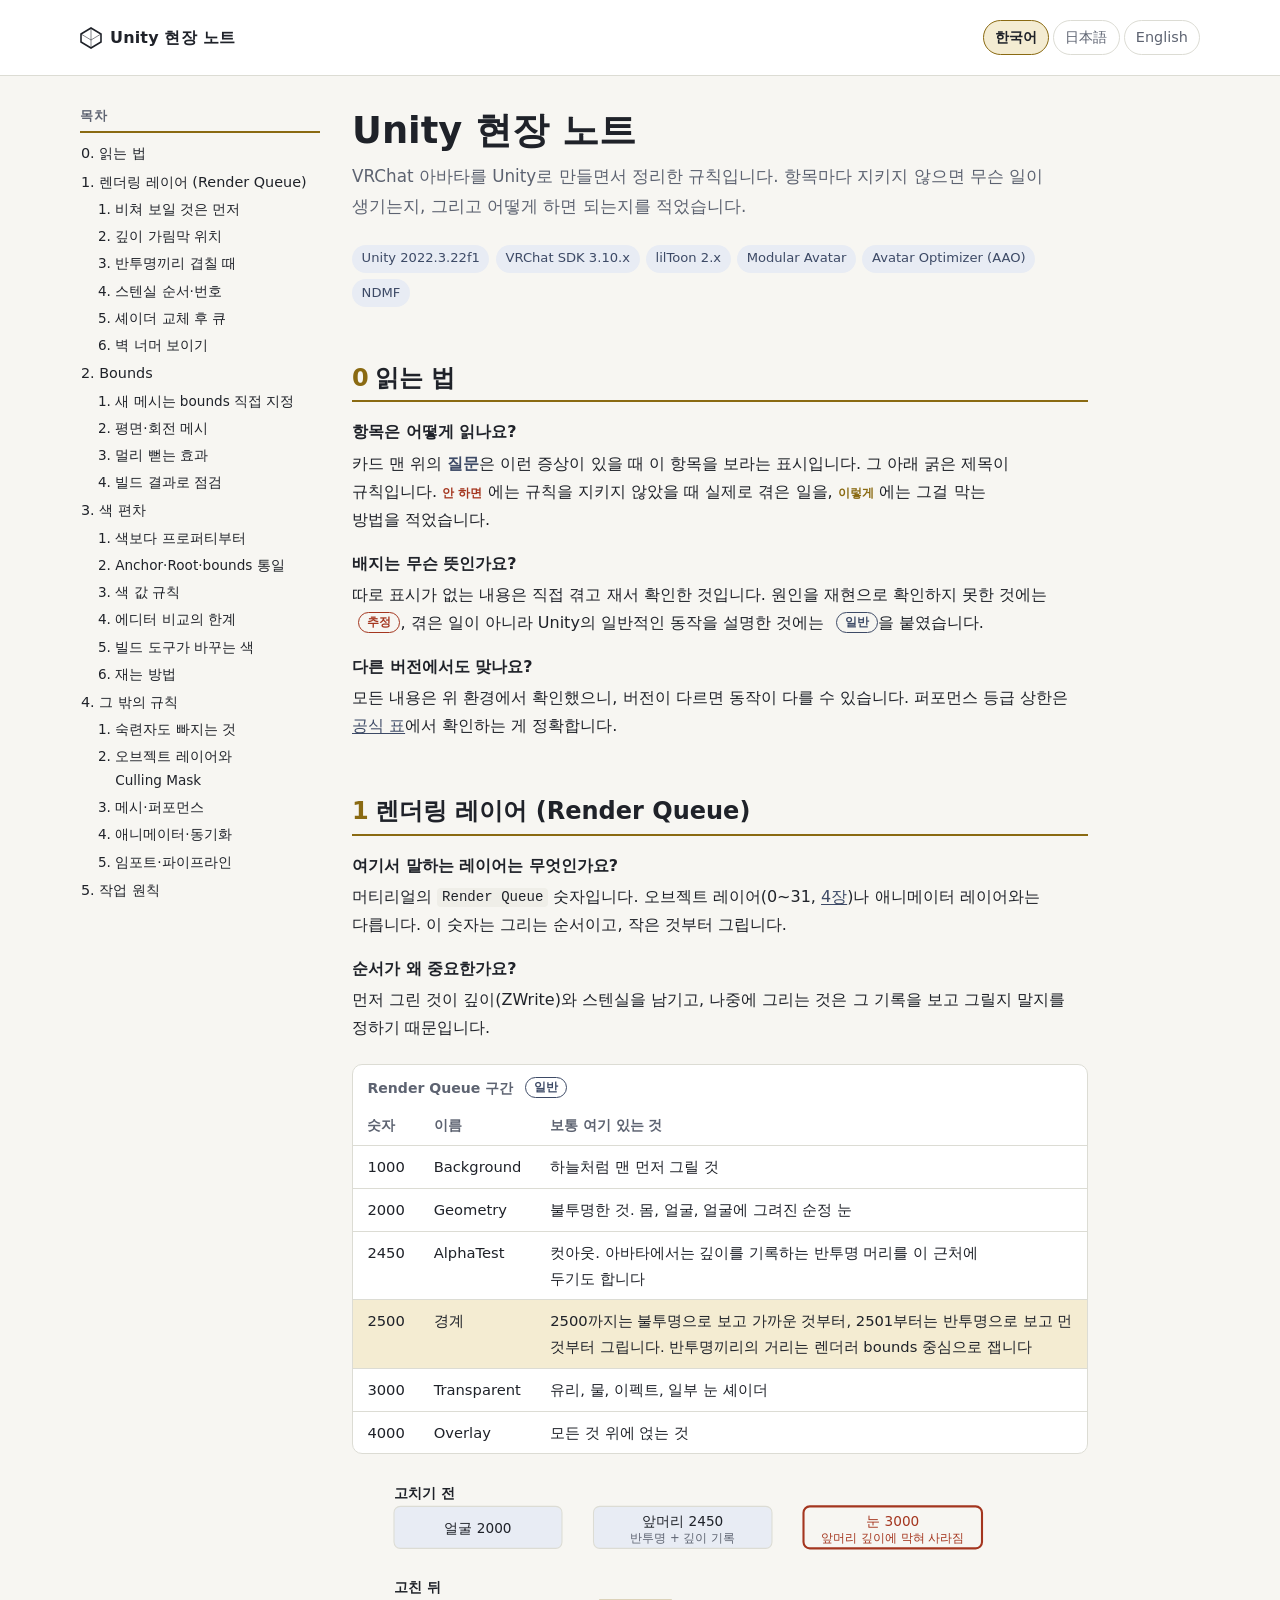
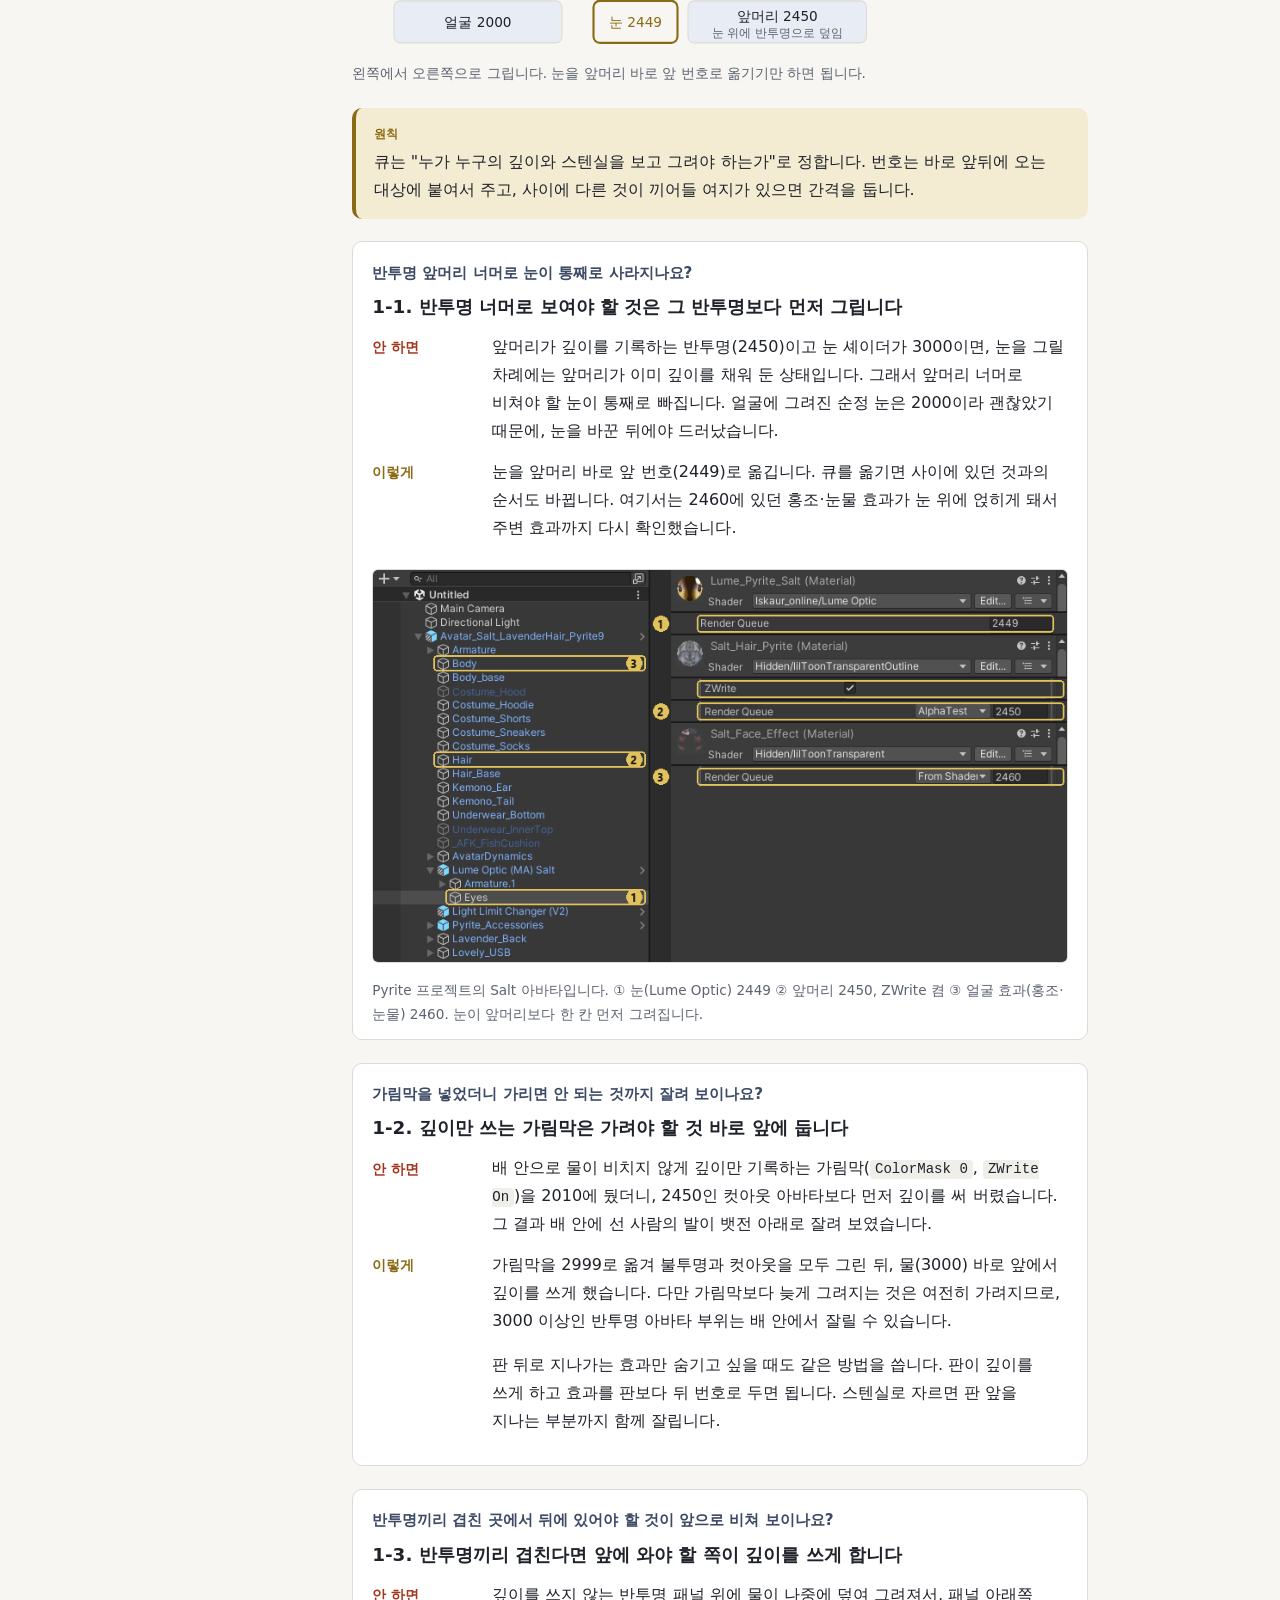
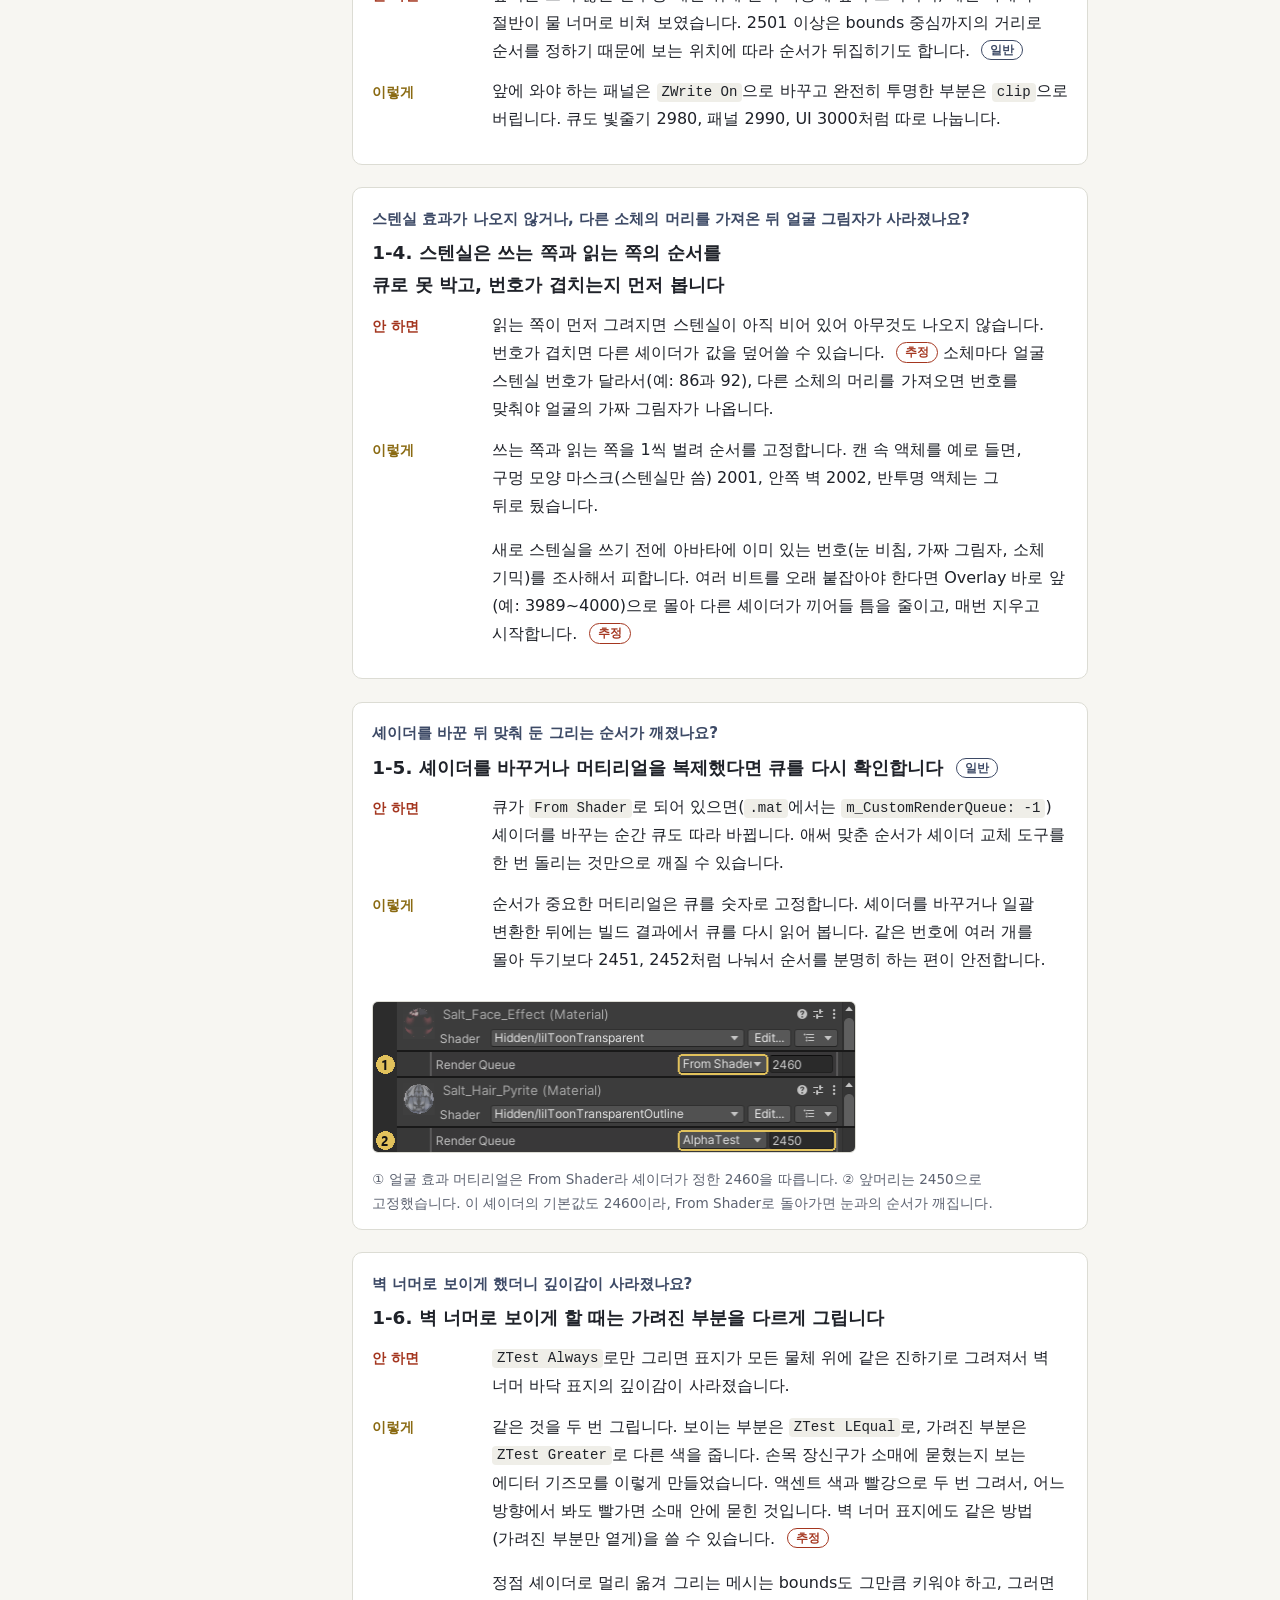
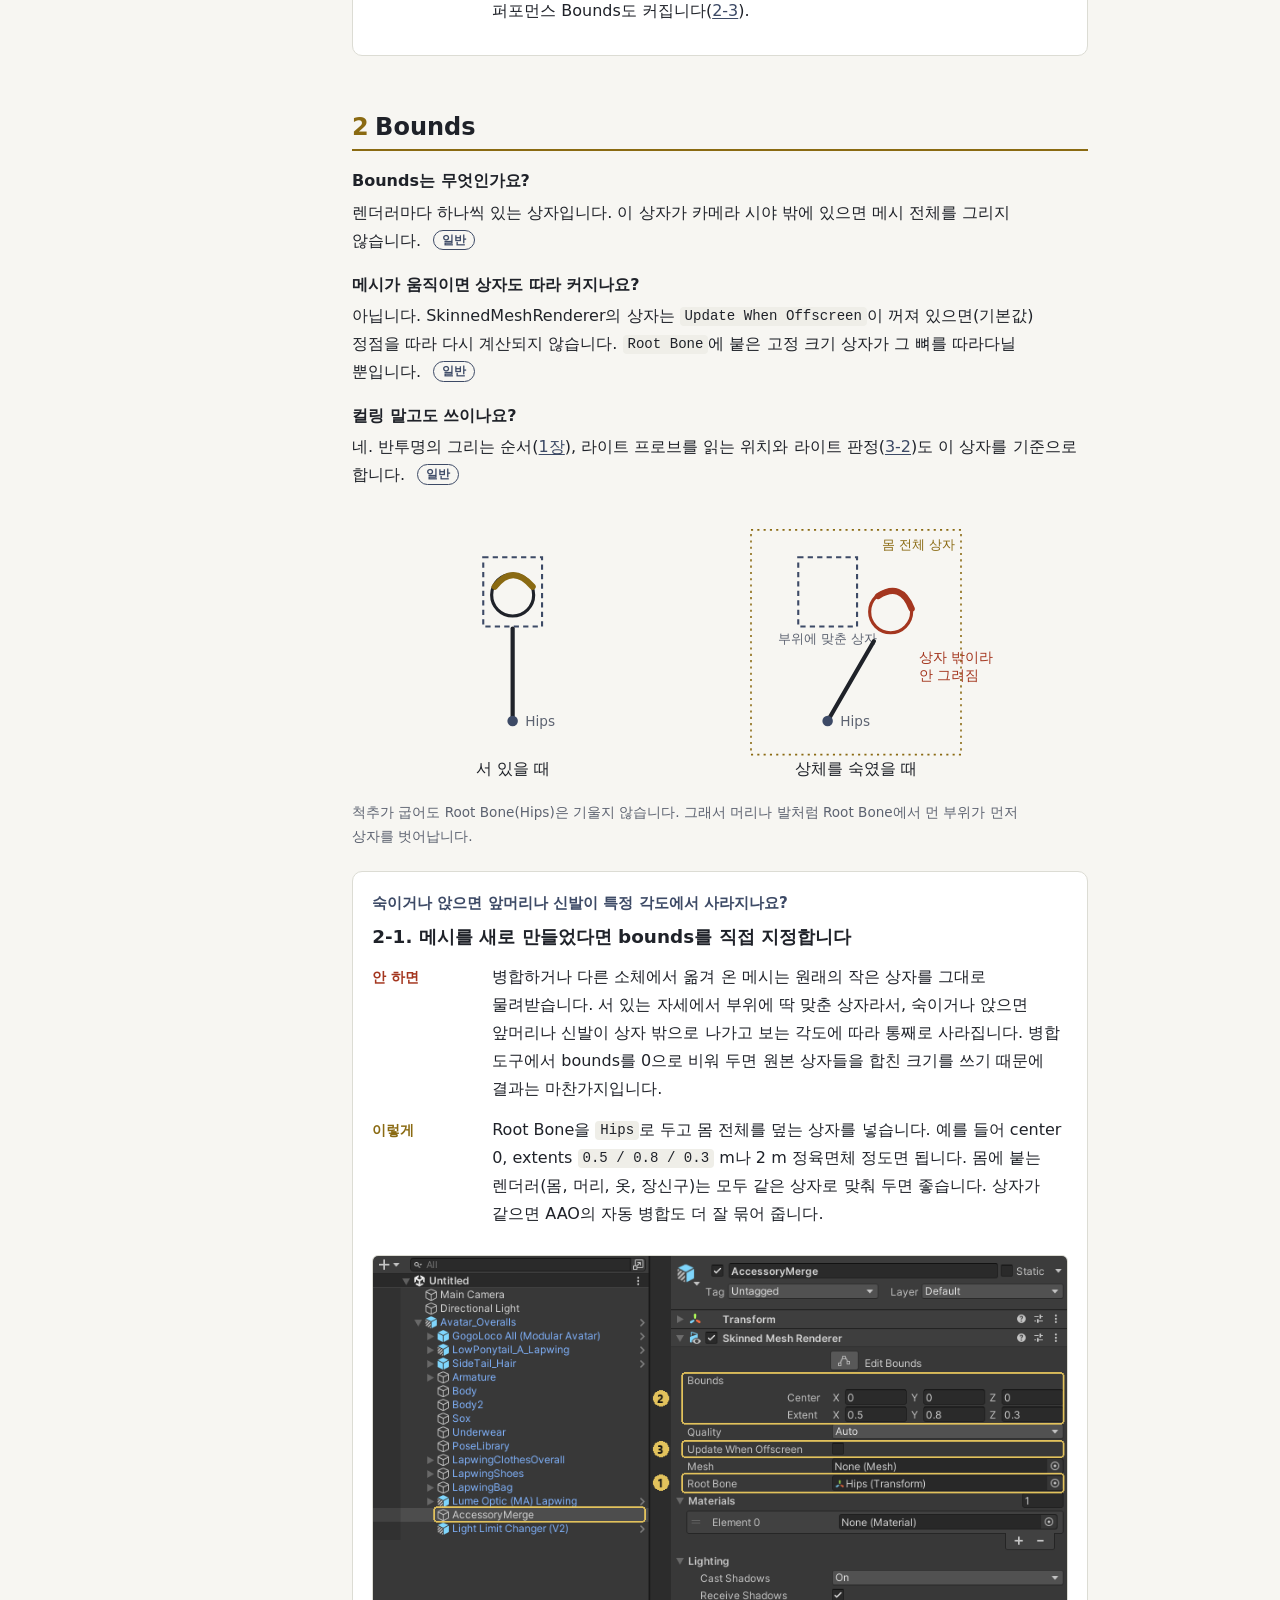
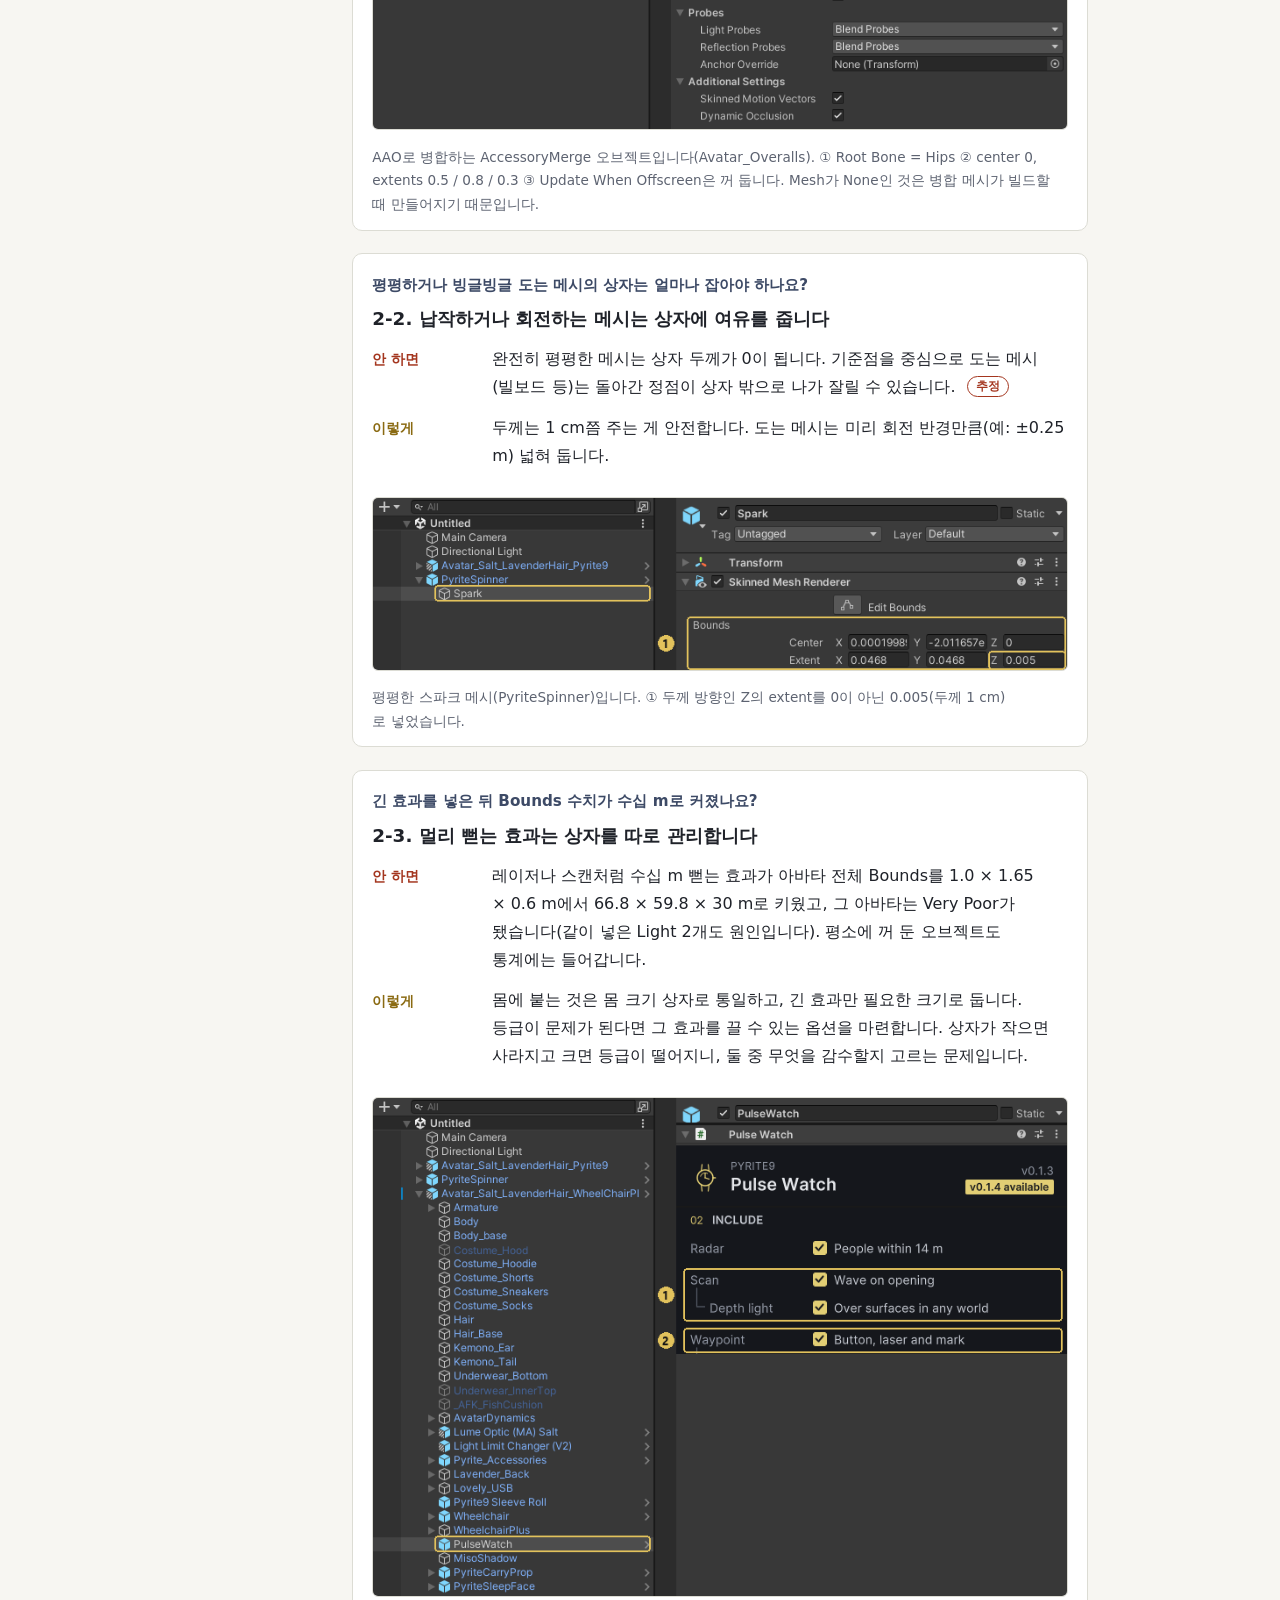
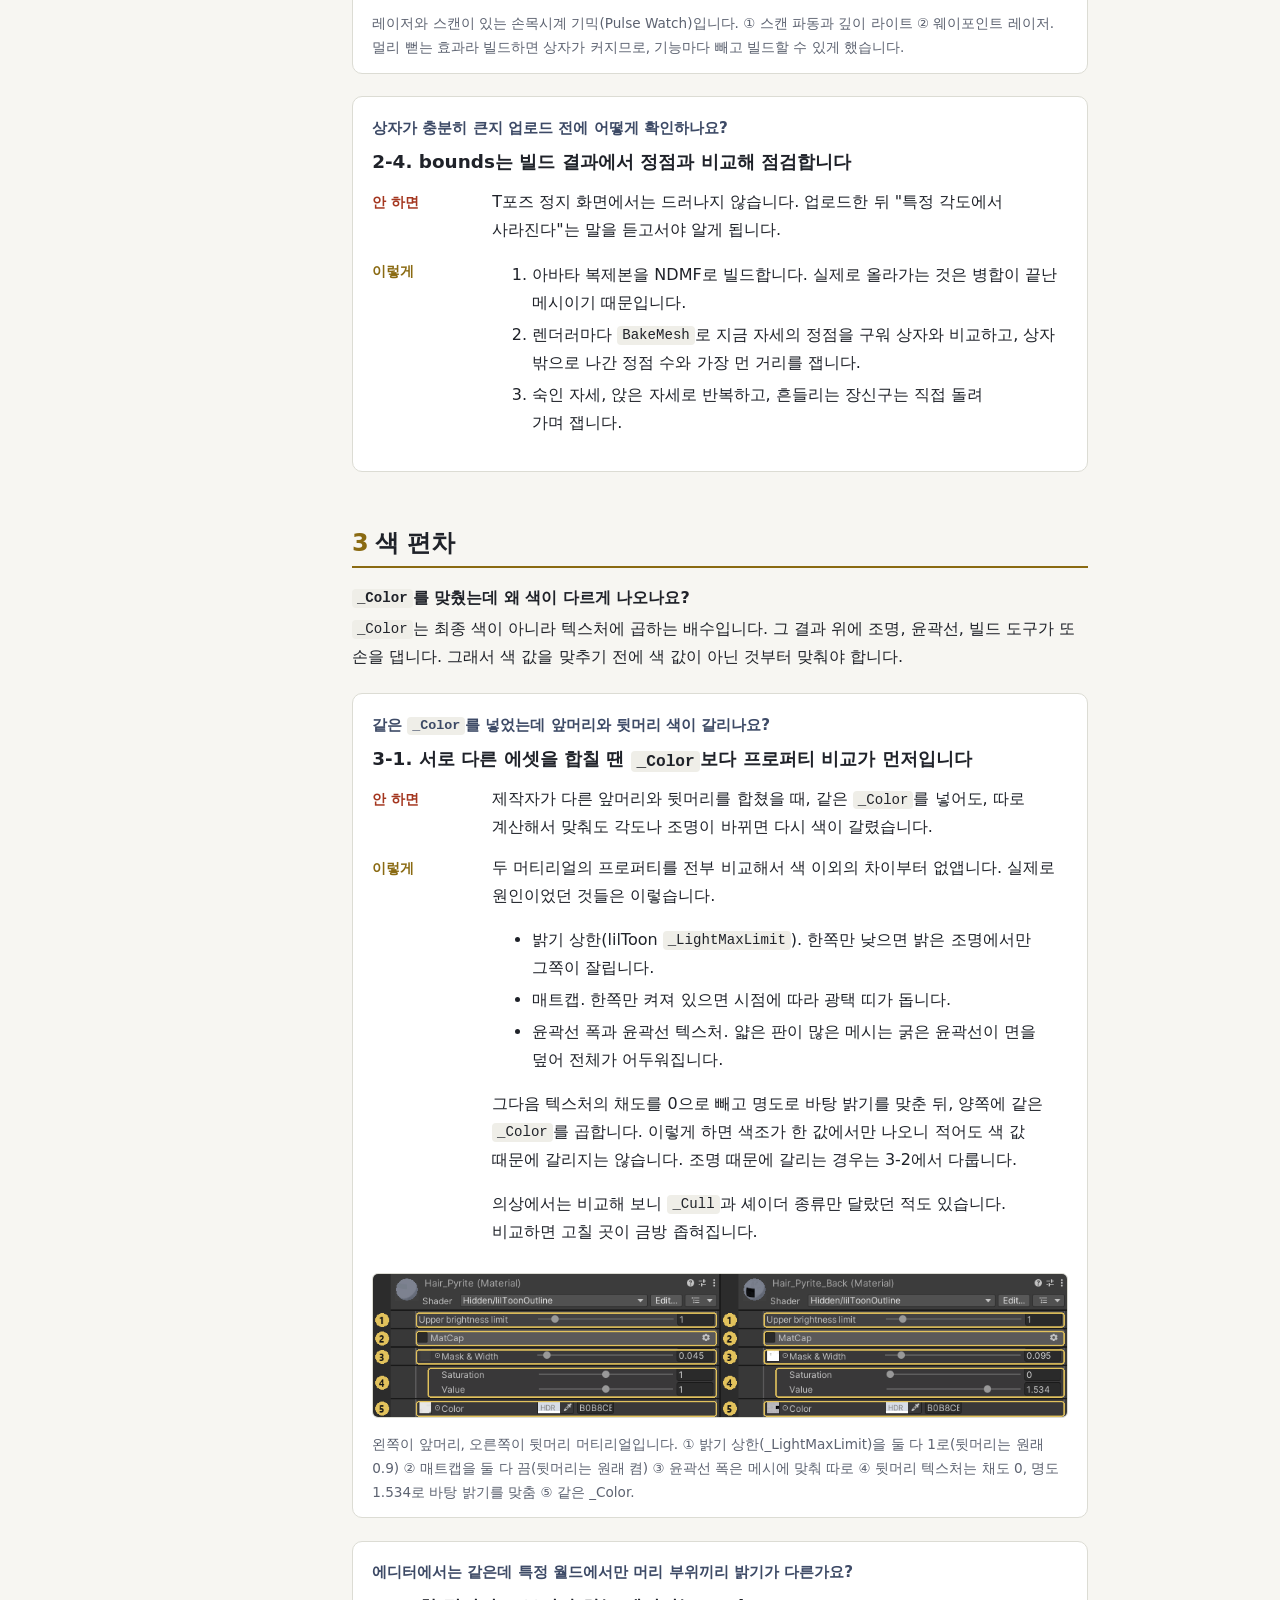
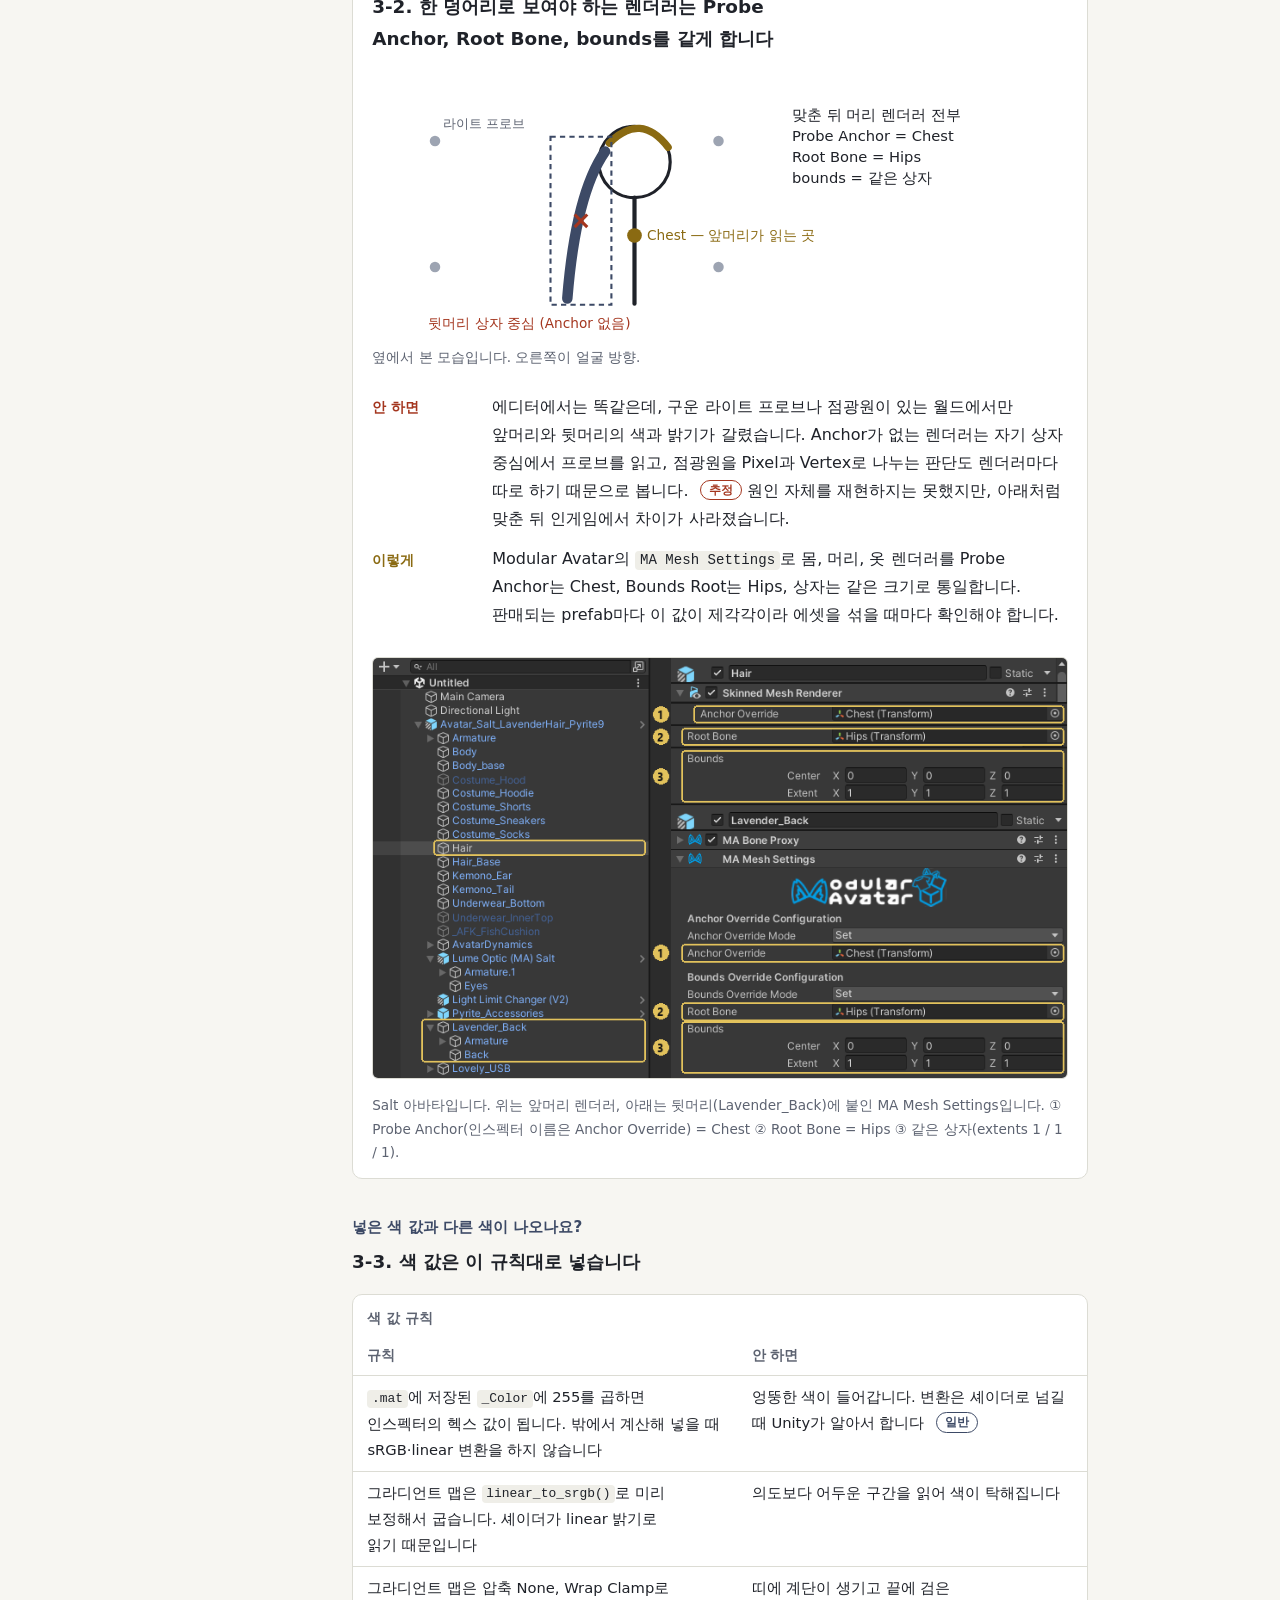
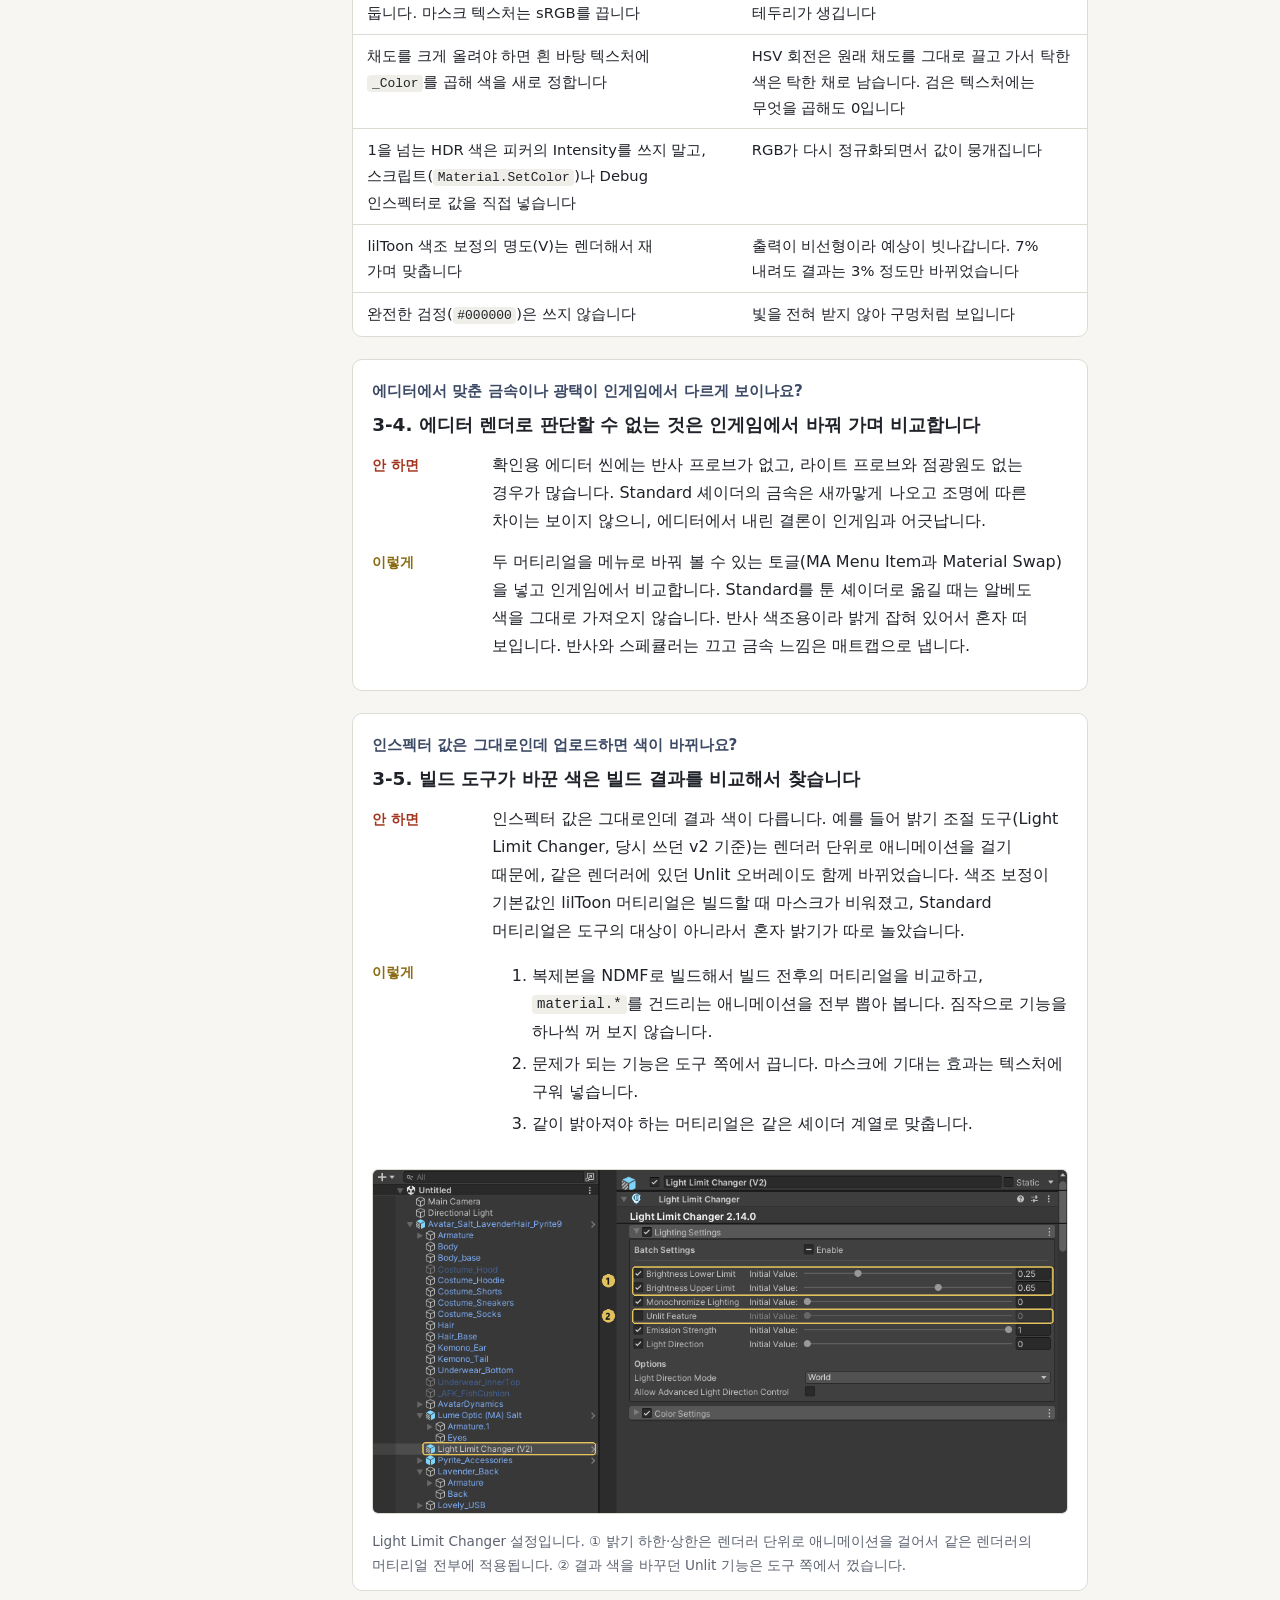
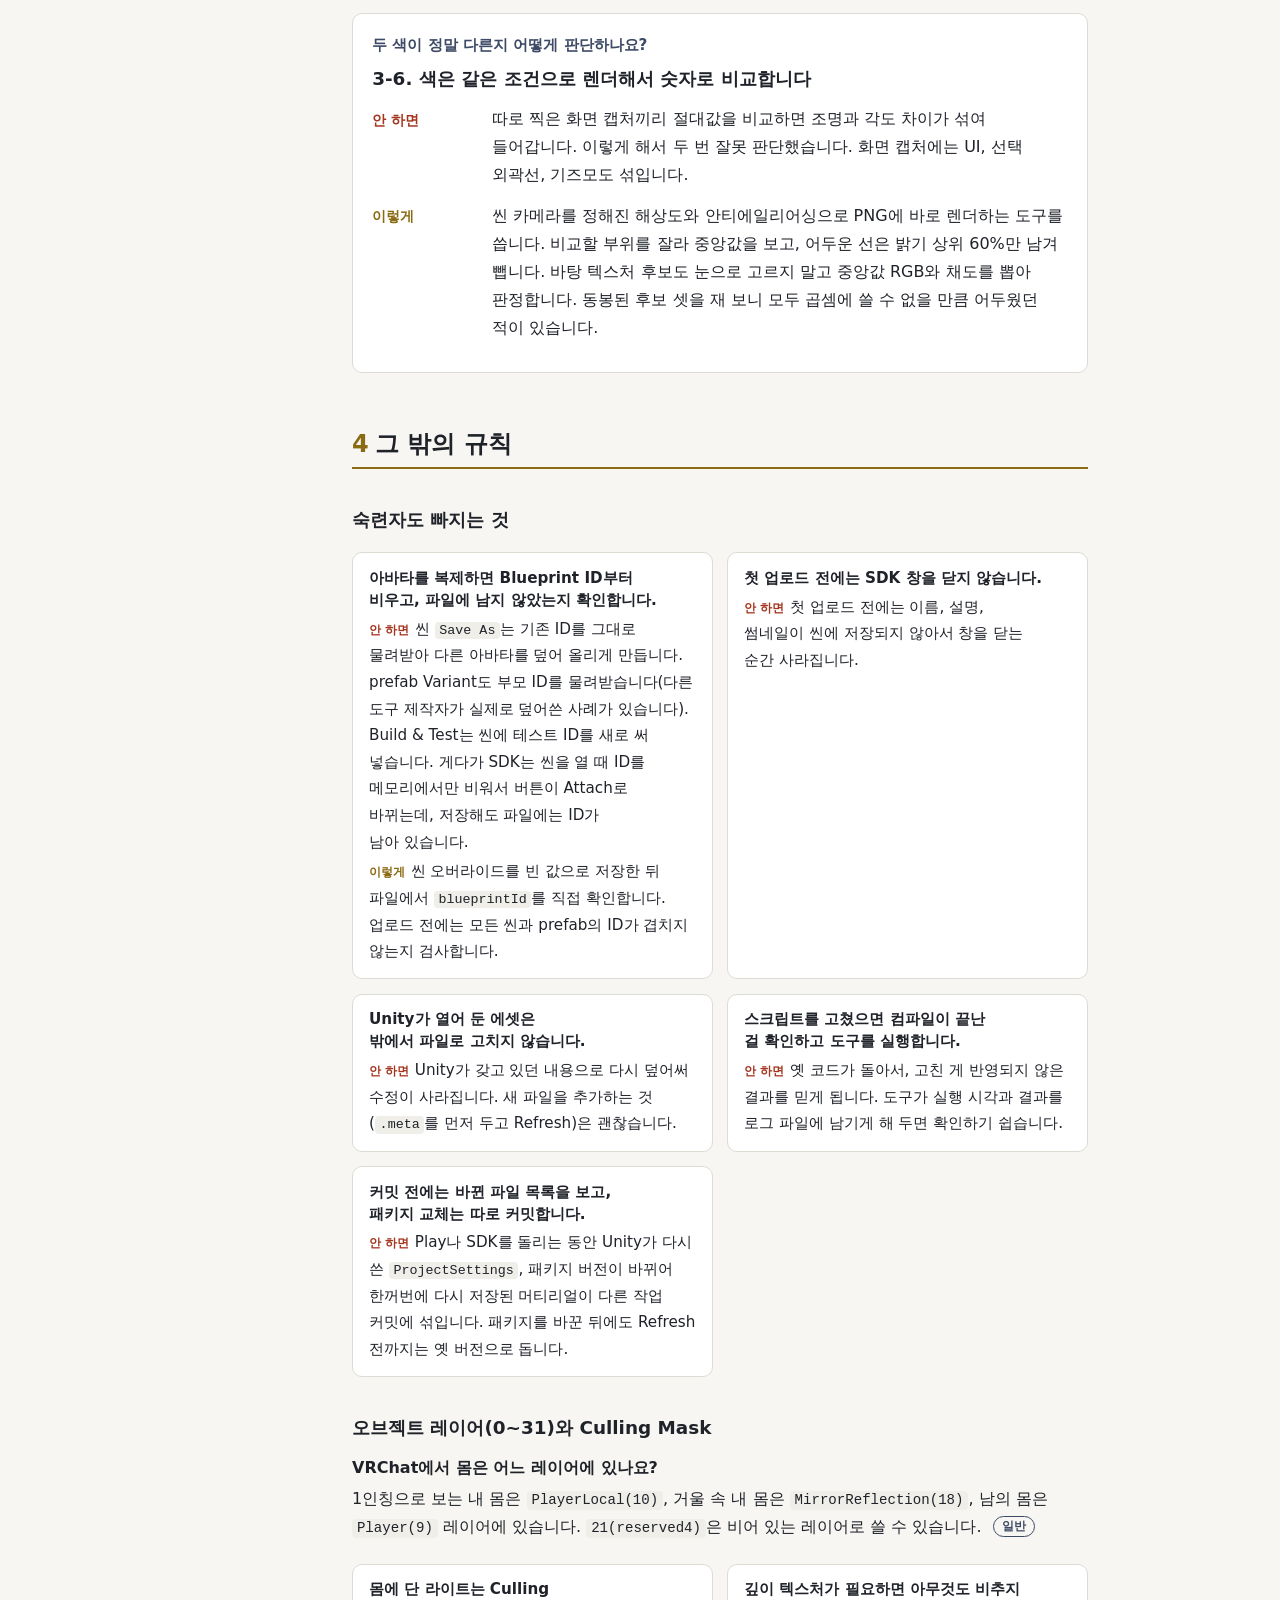
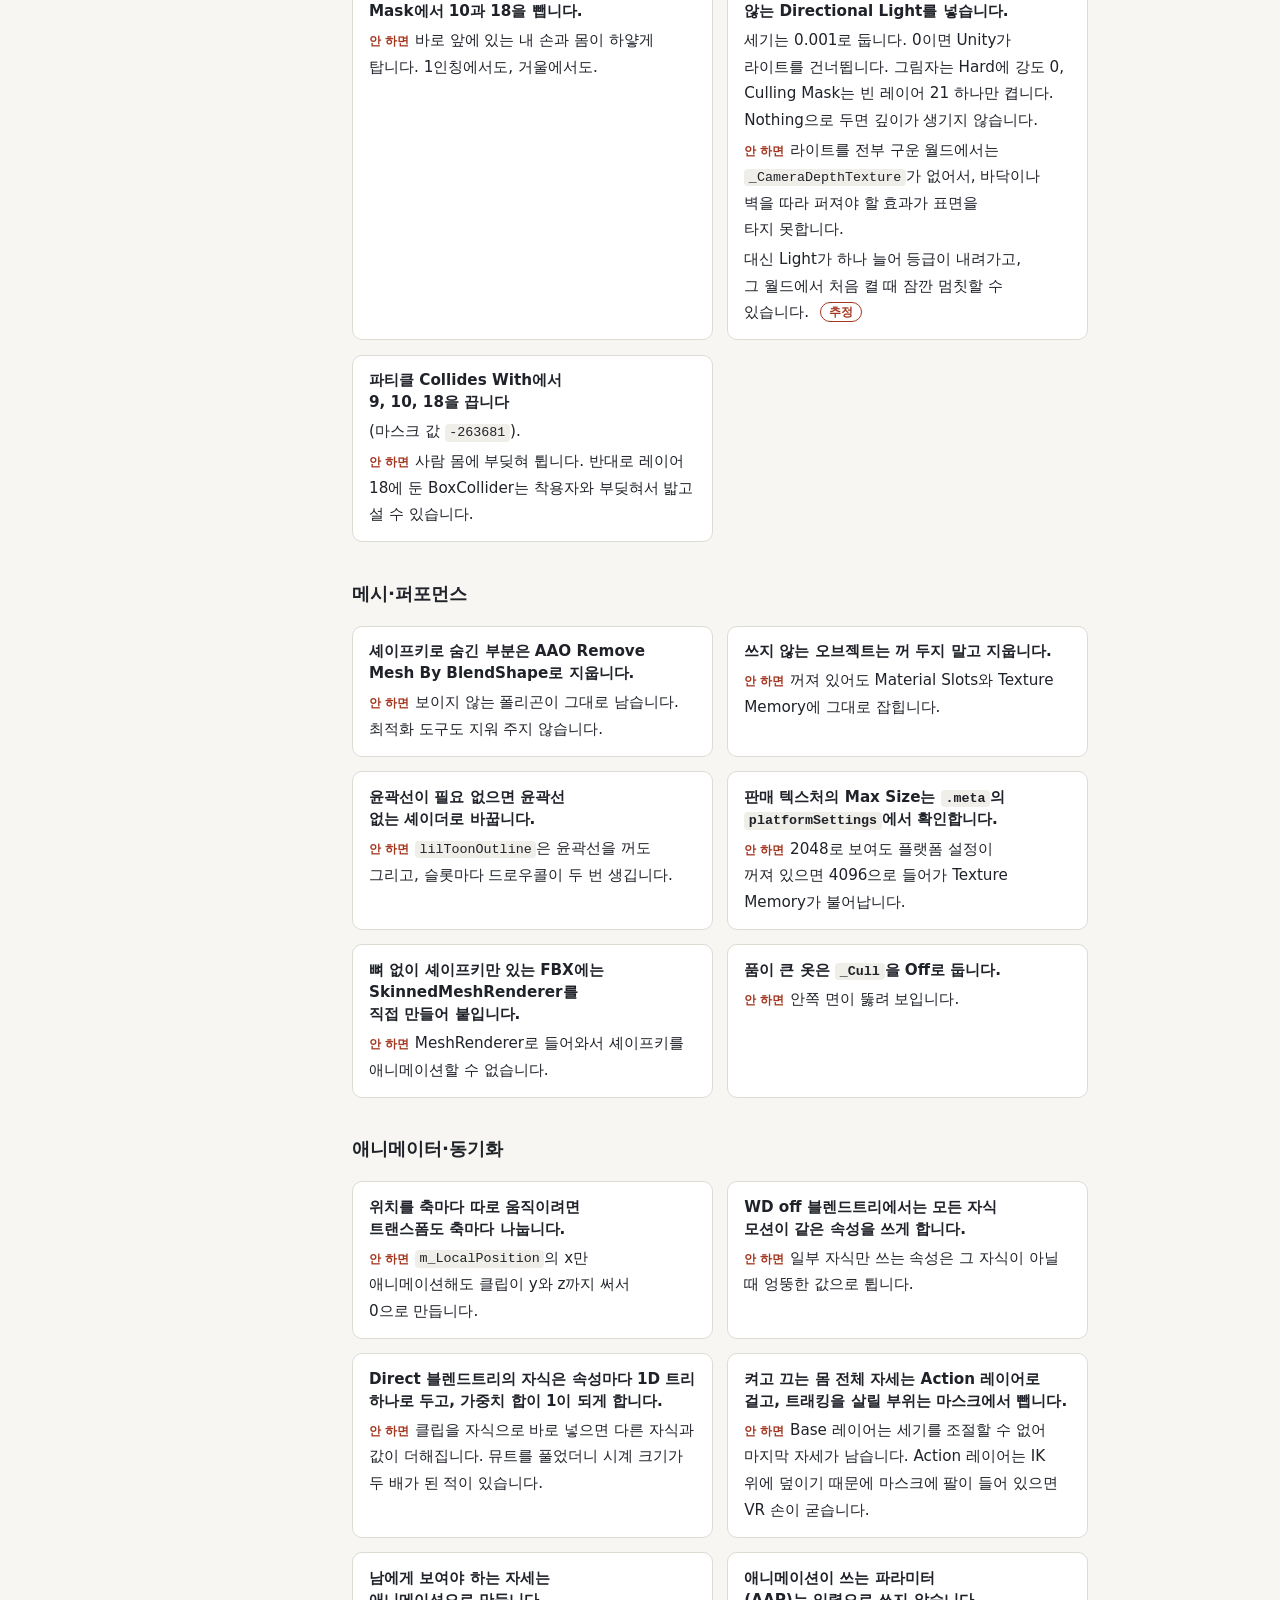
<file: index.html>
<!doctype html>
<html lang="ko">
<head>
<meta charset="utf-8">
<meta name="viewport" content="width=device-width, initial-scale=1">
<meta name="color-scheme" content="light dark">
<title>Unity 현장 노트 — VRChat 아바타 제작 방법론</title>
<meta name="description" content="VRChat 아바타를 Unity로 만들 때 지키는 규칙. 렌더 큐, bounds, 색 편차, 숙련자도 빠지는 함정을 '안 하면 어떻게 되는지'와 '어떻게 하는지'로 정리했습니다.">
<link rel="alternate" hreflang="ko" href="./">
<link rel="alternate" hreflang="ja" href="./ja/">
<link rel="alternate" hreflang="en" href="./en/">
<link rel="stylesheet" href="./style.css">
</head>
<body>
<a class="skip-link" href="#main">본문으로 건너뛰기</a>

<header class="site-header">
  <div class="inner">
    <a class="brand" href="./">
      <svg width="22" height="22" viewBox="0 0 22 22" aria-hidden="true"><path d="M11 1 21 7v8l-10 6L1 15V7z" fill="none" stroke="currentColor" stroke-width="1.6"/><path d="M11 1v20M1 7l10 6 10-6" fill="none" stroke="currentColor" stroke-width="1" opacity=".55"/></svg>
      Unity 현장 노트
    </a>
    <nav aria-label="언어">
      <ul class="lang-switch">
        <li><a href="./" hreflang="ko" lang="ko" aria-current="page">한국어</a></li>
        <li><a href="./ja/" hreflang="ja" lang="ja">日本語</a></li>
        <li><a href="./en/" hreflang="en" lang="en">English</a></li>
      </ul>
    </nav>
  </div>
</header>

<div class="layout">
  <nav class="toc" aria-labelledby="toc-title">
    <h2 id="toc-title">목차</h2>
    <ol start="0">
      <li><a href="#about">읽는 법</a></li>
      <li><a href="#layers">렌더링 레이어 (Render Queue)</a>
        <ol>
          <li><a href="#l1">비쳐 보일 것은 먼저</a></li>
          <li><a href="#l2">깊이 가림막 위치</a></li>
          <li><a href="#l3">반투명끼리 겹칠 때</a></li>
          <li><a href="#l4">스텐실 순서·번호</a></li>
          <li><a href="#l5">셰이더 교체 후 큐</a></li>
          <li><a href="#l6">벽 너머 보이기</a></li>
        </ol>
      </li>
      <li><a href="#bounds">Bounds</a>
        <ol>
          <li><a href="#b1">새 메시는 bounds 직접 지정</a></li>
          <li><a href="#b2">평면·회전 메시</a></li>
          <li><a href="#b3">멀리 뻗는 효과</a></li>
          <li><a href="#b4">빌드 결과로 점검</a></li>
        </ol>
      </li>
      <li><a href="#color">색 편차</a>
        <ol>
          <li><a href="#c1">색보다 프로퍼티부터</a></li>
          <li><a href="#c2">Anchor·Root·bounds 통일</a></li>
          <li><a href="#c3">색 값 규칙</a></li>
          <li><a href="#c4">에디터 비교의 한계</a></li>
          <li><a href="#c5">빌드 도구가 바꾸는 색</a></li>
          <li><a href="#c6">재는 방법</a></li>
        </ol>
      </li>
      <li><a href="#pitfalls">그 밖의 규칙</a>
        <ol>
          <li><a href="#p-hard">숙련자도 빠지는 것</a></li>
          <li><a href="#p-layer">오브젝트 레이어와 Culling Mask</a></li>
          <li><a href="#p-mesh">메시·퍼포먼스</a></li>
          <li><a href="#p-anim">애니메이터·동기화</a></li>
          <li><a href="#p-import">임포트·파이프라인</a></li>
        </ol>
      </li>
      <li><a href="#workflow">작업 원칙</a></li>
    </ol>
  </nav>

  <main id="main">
    <h1>Unity 현장 노트</h1>
    <p class="lede">VRChat 아바타를 Unity로 만들면서 정리한 규칙입니다. 항목마다 지키지 않으면 무슨 일이 생기는지, 그리고 어떻게 하면 되는지를 적었습니다.</p>
    <ul class="meta" aria-label="환경">
      <li>Unity 2022.3.22f1</li>
      <li>VRChat SDK 3.10.x</li>
      <li>lilToon 2.x</li>
      <li>Modular Avatar</li>
      <li>Avatar Optimizer (AAO)</li>
      <li>NDMF</li>
    </ul>

    <section id="about" aria-labelledby="about-h">
      <h2 id="about-h"><span class="num">0</span>읽는 법</h2>
      <dl class="qa">
        <dt>항목은 어떻게 읽나요?</dt>
        <dd>카드 맨 위의 <span class="ask">질문</span>은 이런 증상이 있을 때 이 항목을 보라는 표시입니다. 그 아래 굵은 제목이 규칙입니다. <strong class="tag-bad">안 하면</strong>에는 규칙을 지키지 않았을 때 실제로 겪은 일을, <strong class="tag-do">이렇게</strong>에는 그걸 막는 방법을 적었습니다.</dd>
        <dt>배지는 무슨 뜻인가요?</dt>
        <dd>따로 표시가 없는 내용은 직접 겪고 재서 확인한 것입니다. 원인을 재현으로 확인하지 못한 것에는 <span class="badge est">추정</span>, 겪은 일이 아니라 Unity의 일반적인 동작을 설명한 것에는 <span class="badge gen">일반</span>을 붙였습니다.</dd>
        <dt>다른 버전에서도 맞나요?</dt>
        <dd>모든 내용은 위 환경에서 확인했으니, 버전이 다르면 동작이 다를 수 있습니다. 퍼포먼스 등급 상한은 <a href="https://creators.vrchat.com/avatars/avatar-performance-ranking-system/">공식 표</a>에서 확인하는 게 정확합니다.</dd>
      </dl>
    </section>

    <!-- ===================================================== -->
    <section id="layers" aria-labelledby="layers-h">
      <h2 id="layers-h"><span class="num">1</span>렌더링 레이어 (Render Queue)</h2>
      <dl class="qa">
        <dt>여기서 말하는 레이어는 무엇인가요?</dt>
        <dd>머티리얼의 <code>Render Queue</code> 숫자입니다. 오브젝트 레이어(0~31, <a href="#p-layer">4장</a>)나 애니메이터 레이어와는 다릅니다. 이 숫자는 그리는 순서이고, 작은 것부터 그립니다.</dd>
        <dt>순서가 왜 중요한가요?</dt>
        <dd>먼저 그린 것이 깊이(ZWrite)와 스텐실을 남기고, 나중에 그리는 것은 그 기록을 보고 그릴지 말지를 정하기 때문입니다.</dd>
      </dl>
      <div class="table-wrapper" tabindex="0" role="region" aria-labelledby="cap-queue">
        <table class="nowrap-2 stack queue">
          <caption id="cap-queue">Render Queue 구간 <span class="badge gen">일반</span></caption>
          <thead><tr><th class="num">숫자</th><th>이름</th><th>보통 여기 있는 것</th></tr></thead>
          <tbody>
            <tr><td class="num">1000</td><td>Background</td><td>하늘처럼 맨 먼저 그릴 것</td></tr>
            <tr><td class="num">2000</td><td>Geometry</td><td>불투명한 것. 몸, 얼굴, 얼굴에 그려진 순정 눈</td></tr>
            <tr><td class="num">2450</td><td>AlphaTest</td><td>컷아웃. 아바타에서는 깊이를 기록하는 반투명 머리를 이 근처에 두기도 합니다</td></tr>
            <tr class="hl"><td class="num">2500</td><td>경계</td><td>2500까지는 불투명으로 보고 가까운 것부터, 2501부터는 반투명으로 보고 먼 것부터 그립니다. 반투명끼리의 거리는 렌더러 bounds 중심으로 잽니다</td></tr>
            <tr><td class="num">3000</td><td>Transparent</td><td>유리, 물, 이펙트, 일부 눈 셰이더</td></tr>
            <tr><td class="num">4000</td><td>Overlay</td><td>모든 것 위에 얹는 것</td></tr>
          </tbody>
        </table>
      </div>
      <figure>
        <div class="fig-scroll" tabindex="0" role="region" aria-labelledby="fig-queue-t"><svg viewBox="0 66 640 170" role="img" aria-labelledby="fig-queue-t fig-queue-d">
          <title id="fig-queue-t">눈 셰이더 큐를 앞머리 직전으로 옮기면 앞머리 너머로 눈이 보입니다</title>
          <desc id="fig-queue-d">고치기 전에는 얼굴 2000, 앞머리 2450, 눈 3000 순서로 그려서 눈이 앞머리가 남긴 깊이에 막힙니다. 고친 뒤에는 얼굴 2000, 눈 2449, 앞머리 2450 순서라 앞머리가 눈 위에 반투명으로 덮입니다.</desc>
          <text class="svg-text" x="40" y="86" font-size="13" font-weight="700">고치기 전</text>
          <rect x="40" y="94" width="160" height="40" rx="6" class="svg-soft" stroke="var(--line)"/>
          <text class="svg-text" x="120" y="119" font-size="13" text-anchor="middle">얼굴 2000</text>
          <rect x="230" y="94" width="170" height="40" rx="6" class="svg-soft" stroke="var(--line)"/>
          <text class="svg-text" x="315" y="113" font-size="13" text-anchor="middle">앞머리 2450</text>
          <text class="svg-muted" x="315" y="128" font-size="11" text-anchor="middle">반투명 + 깊이 기록</text>
          <rect x="430" y="94" width="170" height="40" rx="6" fill="none" stroke="var(--warn)" stroke-width="2"/>
          <text class="svg-warn" x="515" y="113" font-size="13" text-anchor="middle">눈 3000</text>
          <text class="svg-warn" x="515" y="128" font-size="11" text-anchor="middle">앞머리 깊이에 막혀 사라짐</text>
          <text class="svg-text" x="40" y="176" font-size="13" font-weight="700">고친 뒤</text>
          <rect x="40" y="184" width="160" height="40" rx="6" class="svg-soft" stroke="var(--line)"/>
          <text class="svg-text" x="120" y="209" font-size="13" text-anchor="middle">얼굴 2000</text>
          <rect x="230" y="184" width="80" height="40" rx="6" fill="none" stroke="var(--accent)" stroke-width="2"/>
          <text class="svg-accent" x="270" y="209" font-size="13" text-anchor="middle">눈 2449</text>
          <rect x="320" y="184" width="170" height="40" rx="6" class="svg-soft" stroke="var(--line)"/>
          <text class="svg-text" x="405" y="203" font-size="13" text-anchor="middle">앞머리 2450</text>
          <text class="svg-muted" x="405" y="218" font-size="11" text-anchor="middle">눈 위에 반투명으로 덮임</text>
        </svg></div>
        <figcaption>왼쪽에서 오른쪽으로 그립니다. 눈을 앞머리 바로 앞 번호로 옮기기만 하면 됩니다.<span class="fig-hint"> 좁은 화면에서는 그림을 옆으로 밀어서 봅니다.</span></figcaption>
      </figure>
      <div class="rule">
        <span class="label">원칙</span>
        <p>큐는 "누가 누구의 깊이와 스텐실을 보고 그려야 하는가"로 정합니다. 번호는 바로 앞뒤에 오는 대상에 붙여서 주고, 사이에 다른 것이 끼어들 여지가 있으면 간격을 둡니다.</p>
      </div>

      <article class="case" id="l1">
        <p class="ask">반투명 앞머리 너머로 눈이 통째로 사라지나요?</p>
        <h3>1-1. 반투명 너머로 보여야 할 것은 그 반투명보다 먼저 그립니다</h3>
        <dl>
          <dt class="bad">안 하면</dt><dd>앞머리가 깊이를 기록하는 반투명(2450)이고 눈 셰이더가 3000이면, 눈을 그릴 차례에는 앞머리가 이미 깊이를 채워 둔 상태입니다. 그래서 앞머리 너머로 비쳐야 할 눈이 통째로 빠집니다. 얼굴에 그려진 순정 눈은 2000이라 괜찮았기 때문에, 눈을 바꾼 뒤에야 드러났습니다.</dd>
          <dt class="do">이렇게</dt><dd>눈을 앞머리 바로 앞 번호(2449)로 옮깁니다. 큐를 옮기면 사이에 있던 것과의 순서도 바뀝니다. 여기서는 2460에 있던 홍조·눈물 효과가 눈 위에 얹히게 돼서 주변 효과까지 다시 확인했습니다.</dd>
        </dl>
        <figure class="shot">
          <a href="img/l1.png"><img src="img/l1.png" width="806" height="456" alt="Salt 아바타의 하이라키와 머티리얼 세 개의 Render Queue 칸" loading="lazy" decoding="async"></a>
          <figcaption>Pyrite 프로젝트의 Salt 아바타입니다. ① 눈(Lume Optic) 2449 ② 앞머리 2450, ZWrite 켬 ③ 얼굴 효과(홍조·눈물) 2460. 눈이 앞머리보다 한 칸 먼저 그려집니다.<span class="fig-hint"> 누르면 원본 크기로 봅니다.</span></figcaption>
        </figure>
      </article>

      <article class="case" id="l2">
        <p class="ask">가림막을 넣었더니 가리면 안 되는 것까지 잘려 보이나요?</p>
        <h3>1-2. 깊이만 쓰는 가림막은 가려야 할 것 바로 앞에 둡니다</h3>
        <dl>
          <dt class="bad">안 하면</dt><dd>배 안으로 물이 비치지 않게 깊이만 기록하는 가림막(<code>ColorMask 0</code>, <code>ZWrite On</code>)을 2010에 뒀더니, 2450인 컷아웃 아바타보다 먼저 깊이를 써 버렸습니다. 그 결과 배 안에 선 사람의 발이 뱃전 아래로 잘려 보였습니다.</dd>
          <dt class="do">이렇게</dt><dd>
            <p>가림막을 2999로 옮겨 불투명과 컷아웃을 모두 그린 뒤, 물(3000) 바로 앞에서 깊이를 쓰게 했습니다. 다만 가림막보다 늦게 그려지는 것은 여전히 가려지므로, 3000 이상인 반투명 아바타 부위는 배 안에서 잘릴 수 있습니다.</p>
            <p>판 뒤로 지나가는 효과만 숨기고 싶을 때도 같은 방법을 씁니다. 판이 깊이를 쓰게 하고 효과를 판보다 뒤 번호로 두면 됩니다. 스텐실로 자르면 판 앞을 지나는 부분까지 함께 잘립니다.</p>
          </dd>
        </dl>
      </article>

      <article class="case" id="l3">
        <p class="ask">반투명끼리 겹친 곳에서 뒤에 있어야 할 것이 앞으로 비쳐 보이나요?</p>
        <h3>1-3. 반투명끼리 겹친다면 앞에 와야 할 쪽이 깊이를 쓰게 합니다</h3>
        <dl>
          <dt class="bad">안 하면</dt><dd>깊이를 쓰지 않는 반투명 패널 위에 물이 나중에 덮여 그려져서, 패널 아래쪽 절반이 물 너머로 비쳐 보였습니다. 2501 이상은 bounds 중심까지의 거리로 순서를 정하기 때문에 보는 위치에 따라 순서가 뒤집히기도 합니다. <span class="badge gen">일반</span></dd>
          <dt class="do">이렇게</dt><dd>앞에 와야 하는 패널은 <code>ZWrite On</code>으로 바꾸고 완전히 투명한 부분은 <code>clip</code>으로 버립니다. 큐도 빛줄기 2980, 패널 2990, UI 3000처럼 따로 나눕니다.</dd>
        </dl>
      </article>

      <article class="case" id="l4">
        <p class="ask">스텐실 효과가 나오지 않거나, 다른 소체의 머리를 가져온 뒤 얼굴 그림자가 사라졌나요?</p>
        <h3>1-4. 스텐실은 쓰는 쪽과 읽는 쪽의 순서를 큐로 못 박고, 번호가 겹치는지 먼저 봅니다</h3>
        <dl>
          <dt class="bad">안 하면</dt><dd>읽는 쪽이 먼저 그려지면 스텐실이 아직 비어 있어 아무것도 나오지 않습니다. 번호가 겹치면 다른 셰이더가 값을 덮어쓸 수 있습니다. <span class="badge est">추정</span> 소체마다 얼굴 스텐실 번호가 달라서(예: 86과 92), 다른 소체의 머리를 가져오면 번호를 맞춰야 얼굴의 가짜 그림자가 나옵니다.</dd>
          <dt class="do">이렇게</dt><dd>
            <p>쓰는 쪽과 읽는 쪽을 1씩 벌려 순서를 고정합니다. 캔 속 액체를 예로 들면, 구멍 모양 마스크(스텐실만 씀) 2001, 안쪽 벽 2002, 반투명 액체는 그 뒤로 뒀습니다.</p>
            <p>새로 스텐실을 쓰기 전에 아바타에 이미 있는 번호(눈 비침, 가짜 그림자, 소체 기믹)를 조사해서 피합니다. 여러 비트를 오래 붙잡아야 한다면 Overlay 바로 앞(예: 3989~4000)으로 몰아 다른 셰이더가 끼어들 틈을 줄이고, 매번 지우고 시작합니다. <span class="badge est">추정</span></p>
          </dd>
        </dl>
      </article>

      <article class="case" id="l5">
        <p class="ask">셰이더를 바꾼 뒤 맞춰 둔 그리는 순서가 깨졌나요?</p>
        <h3>1-5. 셰이더를 바꾸거나 머티리얼을 복제했다면 큐를 다시 확인합니다 <span class="badge gen">일반</span></h3>
        <dl>
          <dt class="bad">안 하면</dt><dd>큐가 <code>From Shader</code>로 되어 있으면(<code>.mat</code>에서는 <code>m_CustomRenderQueue: -1</code>) 셰이더를 바꾸는 순간 큐도 따라 바뀝니다. 애써 맞춘 순서가 셰이더 교체 도구를 한 번 돌리는 것만으로 깨질 수 있습니다.</dd>
          <dt class="do">이렇게</dt><dd>순서가 중요한 머티리얼은 큐를 숫자로 고정합니다. 셰이더를 바꾸거나 일괄 변환한 뒤에는 빌드 결과에서 큐를 다시 읽어 봅니다. 같은 번호에 여러 개를 몰아 두기보다 2451, 2452처럼 나눠서 순서를 분명히 하는 편이 안전합니다.</dd>
        </dl>
        <figure class="shot">
          <a href="img/l5.png"><img src="img/l5.png" width="484" height="150" alt="From Shader로 둔 머티리얼과 숫자로 고정한 머티리얼의 Render Queue 칸" loading="lazy" decoding="async"></a>
          <figcaption>① 얼굴 효과 머티리얼은 From Shader라 셰이더가 정한 2460을 따릅니다. ② 앞머리는 2450으로 고정했습니다. 이 셰이더의 기본값도 2460이라, From Shader로 돌아가면 눈과의 순서가 깨집니다.<span class="fig-hint"> 누르면 원본 크기로 봅니다.</span></figcaption>
        </figure>
      </article>

      <article class="case" id="l6">
        <p class="ask">벽 너머로 보이게 했더니 깊이감이 사라졌나요?</p>
        <h3>1-6. 벽 너머로 보이게 할 때는 가려진 부분을 다르게 그립니다</h3>
        <dl>
          <dt class="bad">안 하면</dt><dd><code>ZTest Always</code>로만 그리면 표지가 모든 물체 위에 같은 진하기로 그려져서 벽 너머 바닥 표지의 깊이감이 사라졌습니다.</dd>
          <dt class="do">이렇게</dt><dd>
            <p>같은 것을 두 번 그립니다. 보이는 부분은 <code>ZTest LEqual</code>로, 가려진 부분은 <code>ZTest Greater</code>로 다른 색을 줍니다. 손목 장신구가 소매에 묻혔는지 보는 에디터 기즈모를 이렇게 만들었습니다. 액센트 색과 빨강으로 두 번 그려서, 어느 방향에서 봐도 빨가면 소매 안에 묻힌 것입니다. 벽 너머 표지에도 같은 방법(가려진 부분만 옅게)을 쓸 수 있습니다. <span class="badge est">추정</span></p>
            <p>정점 셰이더로 멀리 옮겨 그리는 메시는 bounds도 그만큼 키워야 하고, 그러면 퍼포먼스 Bounds도 커집니다(<a href="#b3">2-3</a>).</p>
          </dd>
        </dl>
      </article>
    </section>

    <!-- ===================================================== -->
    <section id="bounds" aria-labelledby="bounds-h">
      <h2 id="bounds-h"><span class="num">2</span>Bounds</h2>
      <dl class="qa">
        <dt>Bounds는 무엇인가요?</dt>
        <dd>렌더러마다 하나씩 있는 상자입니다. 이 상자가 카메라 시야 밖에 있으면 메시 전체를 그리지 않습니다. <span class="badge gen">일반</span></dd>
        <dt>메시가 움직이면 상자도 따라 커지나요?</dt>
        <dd>아닙니다. SkinnedMeshRenderer의 상자는 <code>Update When Offscreen</code>이 꺼져 있으면(기본값) 정점을 따라 다시 계산되지 않습니다. <code>Root Bone</code>에 붙은 고정 크기 상자가 그 뼈를 따라다닐 뿐입니다. <span class="badge gen">일반</span></dd>
        <dt>컬링 말고도 쓰이나요?</dt>
        <dd>네. 반투명의 그리는 순서(<a href="#layers">1장</a>), 라이트 프로브를 읽는 위치와 라이트 판정(<a href="#c2">3-2</a>)도 이 상자를 기준으로 합니다. <span class="badge gen">일반</span></dd>
      </dl>
      <figure>
        <div class="fig-scroll" tabindex="0" role="region" aria-labelledby="fig-merge-t"><svg viewBox="0 0 640 270" role="img" aria-labelledby="fig-merge-t fig-merge-d">
          <title id="fig-merge-t">상자는 Hips에 고정되어 있어 상체를 숙이면 머리가 상자 밖으로 나갑니다</title>
          <desc id="fig-merge-d">왼쪽: 서 있을 때는 머리에 딱 맞는 상자 안에 머리가 있습니다. 오른쪽: 상체를 숙여도 상자는 그대로라 머리가 밖으로 나갑니다. 몸 전체 크기의 상자로 바꾸면 숙여도 안에 있습니다.</desc>
          <rect class="svg-box" x="125" y="44" width="56" height="66" stroke-width="2" stroke-dasharray="5 4"/>
          <line class="svg-line" x1="153" y1="200" x2="153" y2="112" stroke-width="4" stroke-linecap="round"/>
          <circle cx="153" cy="80" r="20" fill="none" class="svg-line" stroke-width="3"/>
          <path d="M136 72 q17 -22 36 0" fill="none" stroke="var(--accent)" stroke-width="6" stroke-linecap="round"/>
          <circle cx="153" cy="200" r="5" style="fill:var(--steel)"/>
          <text class="svg-muted" x="165" y="205" font-size="13">Hips</text>
          <text class="svg-text" x="153" y="250" font-size="15" text-anchor="middle">서 있을 때</text>
          <rect class="svg-box-ok" x="380" y="18" width="200" height="214" stroke-width="1.5" stroke-dasharray="2 4"/>
          <text class="svg-accent" x="574" y="36" font-size="12" text-anchor="end">몸 전체 상자</text>
          <rect class="svg-box" x="425" y="44" width="56" height="66" stroke-width="2" stroke-dasharray="5 4"/>
          <text class="svg-muted" x="453" y="126" font-size="12" text-anchor="middle">부위에 맞춘 상자</text>
          <line class="svg-line" x1="453" y1="200" x2="497" y2="124" stroke-width="4" stroke-linecap="round"/>
          <circle cx="513" cy="96" r="20" fill="none" stroke="var(--warn)" stroke-width="3"/>
          <path d="M501 81 q22 -14 32 12" fill="none" stroke="var(--warn)" stroke-width="6" stroke-linecap="round"/>
          <circle cx="453" cy="200" r="5" style="fill:var(--steel)"/>
          <text class="svg-muted" x="465" y="205" font-size="13">Hips</text>
          <text class="svg-warn" x="540" y="144" font-size="13">상자 밖이라</text>
          <text class="svg-warn" x="540" y="161" font-size="13">안 그려짐</text>
          <text class="svg-text" x="480" y="250" font-size="15" text-anchor="middle">상체를 숙였을 때</text>
        </svg></div>
        <figcaption>척추가 굽어도 Root Bone(Hips)은 기울지 않습니다. 그래서 머리나 발처럼 Root Bone에서 먼 부위가 먼저 상자를 벗어납니다.<span class="fig-hint"> 좁은 화면에서는 그림을 옆으로 밀어서 봅니다.</span></figcaption>
      </figure>

      <article class="case" id="b1">
        <p class="ask">숙이거나 앉으면 앞머리나 신발이 특정 각도에서 사라지나요?</p>
        <h3>2-1. 메시를 새로 만들었다면 bounds를 직접 지정합니다</h3>
        <dl>
          <dt class="bad">안 하면</dt><dd>병합하거나 다른 소체에서 옮겨 온 메시는 원래의 작은 상자를 그대로 물려받습니다. 서 있는 자세에서 부위에 딱 맞춘 상자라서, 숙이거나 앉으면 앞머리나 신발이 상자 밖으로 나가고 보는 각도에 따라 통째로 사라집니다. 병합 도구에서 bounds를 0으로 비워 두면 원본 상자들을 합친 크기를 쓰기 때문에 결과는 마찬가지입니다.</dd>
          <dt class="do">이렇게</dt><dd>Root Bone을 <code>Hips</code>로 두고 몸 전체를 덮는 상자를 넣습니다. 예를 들어 center 0, extents <code>0.5 / 0.8 / 0.3</code> m나 2 m 정육면체 정도면 됩니다. 몸에 붙는 렌더러(몸, 머리, 옷, 장신구)는 모두 같은 상자로 맞춰 두면 좋습니다. 상자가 같으면 AAO의 자동 병합도 더 잘 묶어 줍니다.</dd>
        </dl>
        <figure class="shot">
          <a href="img/b1.png"><img src="img/b1.png" width="806" height="550" alt="AccessoryMerge 오브젝트의 Skinned Mesh Renderer 인스펙터" loading="lazy" decoding="async"></a>
          <figcaption>AAO로 병합하는 AccessoryMerge 오브젝트입니다(Avatar_Overalls). ① Root Bone = Hips ② center 0, extents 0.5 / 0.8 / 0.3 ③ Update When Offscreen은 꺼 둡니다. Mesh가 None인 것은 병합 메시가 빌드할 때 만들어지기 때문입니다.<span class="fig-hint"> 누르면 원본 크기로 봅니다.</span></figcaption>
        </figure>
      </article>

      <article class="case" id="b2">
        <p class="ask">평평하거나 빙글빙글 도는 메시의 상자는 얼마나 잡아야 하나요?</p>
        <h3>2-2. 납작하거나 회전하는 메시는 상자에 여유를 줍니다</h3>
        <dl>
          <dt class="bad">안 하면</dt><dd>완전히 평평한 메시는 상자 두께가 0이 됩니다. 기준점을 중심으로 도는 메시(빌보드 등)는 돌아간 정점이 상자 밖으로 나가 잘릴 수 있습니다. <span class="badge est">추정</span></dd>
          <dt class="do">이렇게</dt><dd>두께는 1 cm쯤 주는 게 안전합니다. 도는 메시는 미리 회전 반경만큼(예: ±0.25 m) 넓혀 둡니다.</dd>
        </dl>
        <figure class="shot">
          <a href="img/b2.png"><img src="img/b2.png" width="792" height="196" alt="평평한 스파크 메시의 Bounds 칸" loading="lazy" decoding="async"></a>
          <figcaption>평평한 스파크 메시(PyriteSpinner)입니다. ① 두께 방향인 Z의 extent를 0이 아닌 0.005(두께 1 cm)로 넣었습니다.<span class="fig-hint"> 누르면 원본 크기로 봅니다.</span></figcaption>
        </figure>
      </article>

      <article class="case" id="b3">
        <p class="ask">긴 효과를 넣은 뒤 Bounds 수치가 수십 m로 커졌나요?</p>
        <h3>2-3. 멀리 뻗는 효과는 상자를 따로 관리합니다</h3>
        <dl>
          <dt class="bad">안 하면</dt><dd>레이저나 스캔처럼 수십 m 뻗는 효과가 아바타 전체 Bounds를 1.0 × 1.65 × 0.6 m에서 66.8 × 59.8 × 30 m로 키웠고, 그 아바타는 Very Poor가 됐습니다(같이 넣은 Light 2개도 원인입니다). 평소에 꺼 둔 오브젝트도 통계에는 들어갑니다.</dd>
          <dt class="do">이렇게</dt><dd>몸에 붙는 것은 몸 크기 상자로 통일하고, 긴 효과만 필요한 크기로 둡니다. 등급이 문제가 된다면 그 효과를 끌 수 있는 옵션을 마련합니다. 상자가 작으면 사라지고 크면 등급이 떨어지니, 둘 중 무엇을 감수할지 고르는 문제입니다.</dd>
        </dl>
        <figure class="shot">
          <a href="img/b3.png"><img src="img/b3.png" width="792" height="568" alt="Pulse Watch 인스펙터의 넣을 기능 칸" loading="lazy" decoding="async"></a>
          <figcaption>레이저와 스캔이 있는 손목시계 기믹(Pulse Watch)입니다. ① 스캔 파동과 깊이 라이트 ② 웨이포인트 레이저. 멀리 뻗는 효과라 빌드하면 상자가 커지므로, 기능마다 빼고 빌드할 수 있게 했습니다.<span class="fig-hint"> 누르면 원본 크기로 봅니다.</span></figcaption>
        </figure>
      </article>

      <article class="case" id="b4">
        <p class="ask">상자가 충분히 큰지 업로드 전에 어떻게 확인하나요?</p>
        <h3>2-4. bounds는 빌드 결과에서 정점과 비교해 점검합니다</h3>
        <dl>
          <dt class="bad">안 하면</dt><dd>T포즈 정지 화면에서는 드러나지 않습니다. 업로드한 뒤 "특정 각도에서 사라진다"는 말을 듣고서야 알게 됩니다.</dd>
          <dt class="do">이렇게</dt><dd>
            <ol>
              <li>아바타 복제본을 NDMF로 빌드합니다. 실제로 올라가는 것은 병합이 끝난 메시이기 때문입니다.</li>
              <li>렌더러마다 <code>BakeMesh</code>로 지금 자세의 정점을 구워 상자와 비교하고, 상자 밖으로 나간 정점 수와 가장 먼 거리를 잽니다.</li>
              <li>숙인 자세, 앉은 자세로 반복하고, 흔들리는 장신구는 직접 돌려 가며 잽니다.</li>
            </ol>
          </dd>
        </dl>
      </article>
    </section>

    <!-- ===================================================== -->
    <section id="color" aria-labelledby="color-h">
      <h2 id="color-h"><span class="num">3</span>색 편차</h2>
      <dl class="qa">
        <dt><code>_Color</code>를 맞췄는데 왜 색이 다르게 나오나요?</dt>
        <dd><code>_Color</code>는 최종 색이 아니라 텍스처에 곱하는 배수입니다. 그 결과 위에 조명, 윤곽선, 빌드 도구가 또 손을 댑니다. 그래서 색 값을 맞추기 전에 색 값이 아닌 것부터 맞춰야 합니다.</dd>
      </dl>

      <article class="case" id="c1">
        <p class="ask">같은 <code>_Color</code>를 넣었는데 앞머리와 뒷머리 색이 갈리나요?</p>
        <h3>3-1. 서로 다른 에셋을 합칠 땐 <code>_Color</code>보다 프로퍼티 비교가 먼저입니다</h3>
        <dl>
          <dt class="bad">안 하면</dt><dd>제작자가 다른 앞머리와 뒷머리를 합쳤을 때, 같은 <code>_Color</code>를 넣어도, 따로 계산해서 맞춰도 각도나 조명이 바뀌면 다시 색이 갈렸습니다.</dd>
          <dt class="do">이렇게</dt><dd>
            <p>두 머티리얼의 프로퍼티를 전부 비교해서 색 이외의 차이부터 없앱니다. 실제로 원인이었던 것들은 이렇습니다.</p>
            <ul>
              <li>밝기 상한(lilToon <code>_LightMaxLimit</code>). 한쪽만 낮으면 밝은 조명에서만 그쪽이 잘립니다.</li>
              <li>매트캡. 한쪽만 켜져 있으면 시점에 따라 광택 띠가 돕니다.</li>
              <li>윤곽선 폭과 윤곽선 텍스처. 얇은 판이 많은 메시는 굵은 윤곽선이 면을 덮어 전체가 어두워집니다.</li>
            </ul>
            <p>그다음 텍스처의 채도를 0으로 빼고 명도로 바탕 밝기를 맞춘 뒤, 양쪽에 같은 <code>_Color</code>를 곱합니다. 이렇게 하면 색조가 한 값에서만 나오니 적어도 색 값 때문에 갈리지는 않습니다. 조명 때문에 갈리는 경우는 3-2에서 다룹니다.</p>
            <p>의상에서는 비교해 보니 <code>_Cull</code>과 셰이더 종류만 달랐던 적도 있습니다. 비교하면 고칠 곳이 금방 좁혀집니다.</p>
          </dd>
        </dl>
        <figure class="shot">
          <a href="img/c1.png"><img src="img/c1.png" width="942" height="194" alt="앞머리와 뒷머리 머티리얼의 lilToon 설정을 나란히 놓은 모습" loading="lazy" decoding="async"></a>
          <figcaption>왼쪽이 앞머리, 오른쪽이 뒷머리 머티리얼입니다. ① 밝기 상한(_LightMaxLimit)을 둘 다 1로(뒷머리는 원래 0.9) ② 매트캡을 둘 다 끔(뒷머리는 원래 켬) ③ 윤곽선 폭은 메시에 맞춰 따로 ④ 뒷머리 텍스처는 채도 0, 명도 1.534로 바탕 밝기를 맞춤 ⑤ 같은 _Color.<span class="fig-hint"> 누르면 원본 크기로 봅니다.</span></figcaption>
        </figure>
      </article>

      <article class="case" id="c2">
        <p class="ask">에디터에서는 같은데 특정 월드에서만 머리 부위끼리 밝기가 다른가요?</p>
        <h3>3-2. 한 덩어리로 보여야 하는 렌더러는 Probe Anchor, Root Bone, bounds를 같게 합니다</h3>
        <figure>
          <div class="fig-scroll" tabindex="0" role="region" aria-labelledby="fig-probe-t"><svg viewBox="0 0 640 250" role="img" aria-labelledby="fig-probe-t fig-probe-d">
            <title id="fig-probe-t">라이트 프로브를 읽는 위치가 렌더러마다 다릅니다</title>
            <desc id="fig-probe-d">앞머리는 Chest에서 프로브를 읽고, Anchor가 없는 뒷머리는 자기 상자 중심, 즉 Chest보다 뒤에서 읽습니다.</desc>
            <g opacity=".5">
              <circle cx="60" cy="60" r="5" style="fill:var(--steel)"/>
              <circle cx="60" cy="180" r="5" style="fill:var(--steel)"/>
              <circle cx="330" cy="60" r="5" style="fill:var(--steel)"/>
              <circle cx="330" cy="180" r="5" style="fill:var(--steel)"/>
            </g>
            <text class="svg-muted" x="68" y="48" font-size="12">라이트 프로브</text>
            <circle cx="250" cy="80" r="34" fill="none" class="svg-line" stroke-width="3"/>
            <path d="M226 62 q30 -30 56 4" fill="none" stroke="var(--accent)" stroke-width="7" stroke-linecap="round"/>
            <path d="M222 70 q-28 40 -36 140" fill="none" stroke="var(--steel)" stroke-width="10" stroke-linecap="round"/>
            <line class="svg-line" x1="250" y1="114" x2="250" y2="215" stroke-width="4" stroke-linecap="round"/>
            <rect class="svg-box" x="170" y="56" width="58" height="160" stroke-width="2" stroke-dasharray="5 4"/>
            <circle cx="250" cy="150" r="7" style="fill:var(--accent)"/>
            <text class="svg-accent" x="262" y="154" font-size="13">Chest — 앞머리가 읽는 곳</text>
            <path d="M193 130 l12 12 M205 130 l-12 12" stroke="var(--warn)" stroke-width="3"/>
            <text class="svg-warn" x="150" y="238" font-size="13" text-anchor="middle">뒷머리 상자 중심 (Anchor 없음)</text>
            <text class="svg-text" x="400" y="40" font-size="14">맞춘 뒤 머리 렌더러 전부</text>
            <text class="svg-text" x="400" y="60" font-size="14">Probe Anchor = Chest</text>
            <text class="svg-text" x="400" y="80" font-size="14">Root Bone = Hips</text>
            <text class="svg-text" x="400" y="100" font-size="14">bounds = 같은 상자</text>
          </svg></div>
          <figcaption>옆에서 본 모습입니다. 오른쪽이 얼굴 방향.<span class="fig-hint"> 좁은 화면에서는 그림을 옆으로 밀어서 봅니다.</span></figcaption>
        </figure>
        <dl>
          <dt class="bad">안 하면</dt><dd>에디터에서는 똑같은데, 구운 라이트 프로브나 점광원이 있는 월드에서만 앞머리와 뒷머리의 색과 밝기가 갈렸습니다. Anchor가 없는 렌더러는 자기 상자 중심에서 프로브를 읽고, 점광원을 Pixel과 Vertex로 나누는 판단도 렌더러마다 따로 하기 때문으로 봅니다. <span class="badge est">추정</span> 원인 자체를 재현하지는 못했지만, 아래처럼 맞춘 뒤 인게임에서 차이가 사라졌습니다.</dd>
          <dt class="do">이렇게</dt><dd>Modular Avatar의 <code>MA Mesh Settings</code>로 몸, 머리, 옷 렌더러를 Probe Anchor는 Chest, Bounds Root는 Hips, 상자는 같은 크기로 통일합니다. 판매되는 prefab마다 이 값이 제각각이라 에셋을 섞을 때마다 확인해야 합니다.</dd>
        </dl>
        <figure class="shot">
          <a href="img/c2.png"><img src="img/c2.png" width="806" height="488" alt="앞머리 렌더러와 뒷머리의 MA Mesh Settings 인스펙터" loading="lazy" decoding="async"></a>
          <figcaption>Salt 아바타입니다. 위는 앞머리 렌더러, 아래는 뒷머리(Lavender_Back)에 붙인 MA Mesh Settings입니다. ① Probe Anchor(인스펙터 이름은 Anchor Override) = Chest ② Root Bone = Hips ③ 같은 상자(extents 1 / 1 / 1).<span class="fig-hint"> 누르면 원본 크기로 봅니다.</span></figcaption>
        </figure>
      </article>

      <section id="c3" aria-labelledby="c3-h">
        <p class="ask">넣은 색 값과 다른 색이 나오나요?</p>
        <h3 id="c3-h">3-3. 색 값은 이 규칙대로 넣습니다</h3>
        <div class="table-wrapper" tabindex="0" role="region" aria-labelledby="cap-colorrules">
          <table class="stack pair" style="--label-2: '안 하면'">
            <caption id="cap-colorrules">색 값 규칙</caption>
            <thead><tr><th>규칙</th><th>안 하면</th></tr></thead>
            <tbody>
              <tr><td><code>.mat</code>에 저장된 <code>_Color</code>에 255를 곱하면 인스펙터의 헥스 값이 됩니다. 밖에서 계산해 넣을 때 sRGB·linear 변환을 하지 않습니다</td><td>엉뚱한 색이 들어갑니다. 변환은 셰이더로 넘길 때 Unity가 알아서 합니다 <span class="badge gen">일반</span></td></tr>
              <tr><td>그라디언트 맵은 <code>linear_to_srgb()</code>로 미리 보정해서 굽습니다. 셰이더가 linear 밝기로 읽기 때문입니다</td><td>의도보다 어두운 구간을 읽어 색이 탁해집니다</td></tr>
              <tr><td>그라디언트 맵은 압축 None, Wrap Clamp로 둡니다. 마스크 텍스처는 sRGB를 끕니다</td><td>띠에 계단이 생기고 끝에 검은 테두리가 생깁니다</td></tr>
              <tr><td>채도를 크게 올려야 하면 흰 바탕 텍스처에 <code>_Color</code>를 곱해 색을 새로 정합니다</td><td>HSV 회전은 원래 채도를 그대로 끌고 가서 탁한 색은 탁한 채로 남습니다. 검은 텍스처에는 무엇을 곱해도 0입니다</td></tr>
              <tr><td>1을 넘는 HDR 색은 피커의 Intensity를 쓰지 말고, 스크립트(<code>Material.SetColor</code>)나 Debug 인스펙터로 값을 직접 넣습니다</td><td>RGB가 다시 정규화되면서 값이 뭉개집니다</td></tr>
              <tr><td>lilToon 색조 보정의 명도(V)는 렌더해서 재 가며 맞춥니다</td><td>출력이 비선형이라 예상이 빗나갑니다. 7% 내려도 결과는 3% 정도만 바뀌었습니다</td></tr>
              <tr><td>완전한 검정(<code>#000000</code>)은 쓰지 않습니다</td><td>빛을 전혀 받지 않아 구멍처럼 보입니다</td></tr>
            </tbody>
          </table>
        </div>
      </section>

      <article class="case" id="c4">
        <p class="ask">에디터에서 맞춘 금속이나 광택이 인게임에서 다르게 보이나요?</p>
        <h3>3-4. 에디터 렌더로 판단할 수 없는 것은 인게임에서 바꿔 가며 비교합니다</h3>
        <dl>
          <dt class="bad">안 하면</dt><dd>확인용 에디터 씬에는 반사 프로브가 없고, 라이트 프로브와 점광원도 없는 경우가 많습니다. Standard 셰이더의 금속은 새까맣게 나오고 조명에 따른 차이는 보이지 않으니, 에디터에서 내린 결론이 인게임과 어긋납니다.</dd>
          <dt class="do">이렇게</dt><dd>두 머티리얼을 메뉴로 바꿔 볼 수 있는 토글(MA Menu Item과 Material Swap)을 넣고 인게임에서 비교합니다. Standard를 툰 셰이더로 옮길 때는 알베도 색을 그대로 가져오지 않습니다. 반사 색조용이라 밝게 잡혀 있어서 혼자 떠 보입니다. 반사와 스페큘러는 끄고 금속 느낌은 매트캡으로 냅니다.</dd>
        </dl>
      </article>

      <article class="case" id="c5">
        <p class="ask">인스펙터 값은 그대로인데 업로드하면 색이 바뀌나요?</p>
        <h3>3-5. 빌드 도구가 바꾼 색은 빌드 결과를 비교해서 찾습니다</h3>
        <dl>
          <dt class="bad">안 하면</dt><dd>인스펙터 값은 그대로인데 결과 색이 다릅니다. 예를 들어 밝기 조절 도구(Light Limit Changer, 당시 쓰던 v2 기준)는 렌더러 단위로 애니메이션을 걸기 때문에, 같은 렌더러에 있던 Unlit 오버레이도 함께 바뀌었습니다. 색조 보정이 기본값인 lilToon 머티리얼은 빌드할 때 마스크가 비워졌고, Standard 머티리얼은 도구의 대상이 아니라서 혼자 밝기가 따로 놀았습니다.</dd>
          <dt class="do">이렇게</dt><dd>
            <ol>
              <li>복제본을 NDMF로 빌드해서 빌드 전후의 머티리얼을 비교하고, <code>material.*</code>를 건드리는 애니메이션을 전부 뽑아 봅니다. 짐작으로 기능을 하나씩 꺼 보지 않습니다.</li>
              <li>문제가 되는 기능은 도구 쪽에서 끕니다. 마스크에 기대는 효과는 텍스처에 구워 넣습니다.</li>
              <li>같이 밝아져야 하는 머티리얼은 같은 셰이더 계열로 맞춥니다.</li>
            </ol>
          </dd>
        </dl>
        <figure class="shot">
          <a href="img/c5.png"><img src="img/c5.png" width="986" height="488" alt="Light Limit Changer 컴포넌트의 조명 설정" loading="lazy" decoding="async"></a>
          <figcaption>Light Limit Changer 설정입니다. ① 밝기 하한·상한은 렌더러 단위로 애니메이션을 걸어서 같은 렌더러의 머티리얼 전부에 적용됩니다. ② 결과 색을 바꾸던 Unlit 기능은 도구 쪽에서 껐습니다.<span class="fig-hint"> 누르면 원본 크기로 봅니다.</span></figcaption>
        </figure>
      </article>

      <article class="case" id="c6">
        <p class="ask">두 색이 정말 다른지 어떻게 판단하나요?</p>
        <h3>3-6. 색은 같은 조건으로 렌더해서 숫자로 비교합니다</h3>
        <dl>
          <dt class="bad">안 하면</dt><dd>따로 찍은 화면 캡처끼리 절대값을 비교하면 조명과 각도 차이가 섞여 들어갑니다. 이렇게 해서 두 번 잘못 판단했습니다. 화면 캡처에는 UI, 선택 외곽선, 기즈모도 섞입니다.</dd>
          <dt class="do">이렇게</dt><dd>씬 카메라를 정해진 해상도와 안티에일리어싱으로 PNG에 바로 렌더하는 도구를 씁니다. 비교할 부위를 잘라 중앙값을 보고, 어두운 선은 밝기 상위 60%만 남겨 뺍니다. 바탕 텍스처 후보도 눈으로 고르지 말고 중앙값 RGB와 채도를 뽑아 판정합니다. 동봉된 후보 셋을 재 보니 모두 곱셈에 쓸 수 없을 만큼 어두웠던 적이 있습니다.</dd>
        </dl>
      </article>
    </section>

    <!-- ===================================================== -->
    <section id="pitfalls" aria-labelledby="pitfalls-h">
      <h2 id="pitfalls-h"><span class="num">4</span>그 밖의 규칙</h2>

      <h3 id="p-hard">숙련자도 빠지는 것</h3>
      <ul class="pitfalls">
        <li><strong>아바타를 복제하면 Blueprint ID부터 비우고, 파일에 남지 않았는지 확인합니다.</strong><p><span class="tag-bad">안 하면</span>씬 <code>Save As</code>는 기존 ID를 그대로 물려받아 다른 아바타를 덮어 올리게 만듭니다. prefab Variant도 부모 ID를 물려받습니다(다른 도구 제작자가 실제로 덮어쓴 사례가 있습니다). Build &amp; Test는 씬에 테스트 ID를 새로 써 넣습니다. 게다가 SDK는 씬을 열 때 ID를 메모리에서만 비워서 버튼이 Attach로 바뀌는데, 저장해도 파일에는 ID가 남아 있습니다.</p><p><span class="tag-do">이렇게</span>씬 오버라이드를 빈 값으로 저장한 뒤 파일에서 <code>blueprintId</code>를 직접 확인합니다. 업로드 전에는 모든 씬과 prefab의 ID가 겹치지 않는지 검사합니다.</p></li>
        <li><strong>첫 업로드 전에는 SDK 창을 닫지 않습니다.</strong><p><span class="tag-bad">안 하면</span>첫 업로드 전에는 이름, 설명, 썸네일이 씬에 저장되지 않아서 창을 닫는 순간 사라집니다.</p></li>
        <li><strong>Unity가 열어 둔 에셋은 밖에서 파일로 고치지 않습니다.</strong><p><span class="tag-bad">안 하면</span>Unity가 갖고 있던 내용으로 다시 덮어써 수정이 사라집니다. 새 파일을 추가하는 것(<code>.meta</code>를 먼저 두고 Refresh)은 괜찮습니다.</p></li>
        <li><strong>스크립트를 고쳤으면 컴파일이 끝난 걸 확인하고 도구를 실행합니다.</strong><p><span class="tag-bad">안 하면</span>옛 코드가 돌아서, 고친 게 반영되지 않은 결과를 믿게 됩니다. 도구가 실행 시각과 결과를 로그 파일에 남기게 해 두면 확인하기 쉽습니다.</p></li>
        <li><strong>커밋 전에는 바뀐 파일 목록을 보고, 패키지 교체는 따로 커밋합니다.</strong><p><span class="tag-bad">안 하면</span>Play나 SDK를 돌리는 동안 Unity가 다시 쓴 <code>ProjectSettings</code>, 패키지 버전이 바뀌어 한꺼번에 다시 저장된 머티리얼이 다른 작업 커밋에 섞입니다. 패키지를 바꾼 뒤에도 Refresh 전까지는 옛 버전으로 돕니다.</p></li>
      </ul>

      <h3 id="p-layer">오브젝트 레이어(0~31)와 Culling Mask</h3>
      <dl class="qa">
        <dt>VRChat에서 몸은 어느 레이어에 있나요?</dt>
        <dd>1인칭으로 보는 내 몸은 <code>PlayerLocal(10)</code>, 거울 속 내 몸은 <code>MirrorReflection(18)</code>, 남의 몸은 <code>Player(9)</code> 레이어에 있습니다. <code>21(reserved4)</code>은 비어 있는 레이어로 쓸 수 있습니다. <span class="badge gen">일반</span></dd>
      </dl>
      <ul class="pitfalls">
        <li><strong>몸에 단 라이트는 Culling Mask에서 10과 18을 뺍니다.</strong><p><span class="tag-bad">안 하면</span>바로 앞에 있는 내 손과 몸이 하얗게 탑니다. 1인칭에서도, 거울에서도.</p></li>
        <li><strong>깊이 텍스처가 필요하면 아무것도 비추지 않는 Directional Light를 넣습니다.</strong> 세기는 0.001로 둡니다. 0이면 Unity가 라이트를 건너뜁니다. 그림자는 Hard에 강도 0, Culling Mask는 빈 레이어 21 하나만 켭니다. Nothing으로 두면 깊이가 생기지 않습니다.<p><span class="tag-bad">안 하면</span>라이트를 전부 구운 월드에서는 <code>_CameraDepthTexture</code>가 없어서, 바닥이나 벽을 따라 퍼져야 할 효과가 표면을 타지 못합니다.</p><p>대신 Light가 하나 늘어 등급이 내려가고, 그 월드에서 처음 켤 때 잠깐 멈칫할 수 있습니다. <span class="badge est">추정</span></p></li>
        <li><strong>파티클 Collides With에서 9, 10, 18을 끕니다</strong>(마스크 값 <code>-263681</code>).<p><span class="tag-bad">안 하면</span>사람 몸에 부딪혀 튑니다. 반대로 레이어 18에 둔 BoxCollider는 착용자와 부딪혀서 밟고 설 수 있습니다.</p></li>
      </ul>

      <h3 id="p-mesh">메시·퍼포먼스</h3>
      <ul class="pitfalls">
        <li><strong>셰이프키로 숨긴 부분은 AAO Remove Mesh By BlendShape로 지웁니다.</strong><p><span class="tag-bad">안 하면</span>보이지 않는 폴리곤이 그대로 남습니다. 최적화 도구도 지워 주지 않습니다.</p></li>
        <li><strong>쓰지 않는 오브젝트는 꺼 두지 말고 지웁니다.</strong><p><span class="tag-bad">안 하면</span>꺼져 있어도 Material Slots와 Texture Memory에 그대로 잡힙니다.</p></li>
        <li><strong>윤곽선이 필요 없으면 윤곽선 없는 셰이더로 바꿉니다.</strong><p><span class="tag-bad">안 하면</span><code>lilToonOutline</code>은 윤곽선을 꺼도 그리고, 슬롯마다 드로우콜이 두 번 생깁니다.</p></li>
        <li><strong>판매 텍스처의 Max Size는 <code>.meta</code>의 <code>platformSettings</code>에서 확인합니다.</strong><p><span class="tag-bad">안 하면</span>2048로 보여도 플랫폼 설정이 꺼져 있으면 4096으로 들어가 Texture Memory가 불어납니다.</p></li>
        <li><strong>뼈 없이 셰이프키만 있는 FBX에는 SkinnedMeshRenderer를 직접 만들어 붙입니다.</strong><p><span class="tag-bad">안 하면</span>MeshRenderer로 들어와서 셰이프키를 애니메이션할 수 없습니다.</p></li>
        <li><strong>품이 큰 옷은 <code>_Cull</code>을 Off로 둡니다.</strong><p><span class="tag-bad">안 하면</span>안쪽 면이 뚫려 보입니다.</p></li>
      </ul>

      <h3 id="p-anim">애니메이터·동기화</h3>
      <ul class="pitfalls">
        <li><strong>위치를 축마다 따로 움직이려면 트랜스폼도 축마다 나눕니다.</strong><p><span class="tag-bad">안 하면</span><code>m_LocalPosition</code>의 x만 애니메이션해도 클립이 y와 z까지 써서 0으로 만듭니다.</p></li>
        <li><strong>WD off 블렌드트리에서는 모든 자식 모션이 같은 속성을 쓰게 합니다.</strong><p><span class="tag-bad">안 하면</span>일부 자식만 쓰는 속성은 그 자식이 아닐 때 엉뚱한 값으로 튑니다.</p></li>
        <li><strong>Direct 블렌드트리의 자식은 속성마다 1D 트리 하나로 두고, 가중치 합이 1이 되게 합니다.</strong><p><span class="tag-bad">안 하면</span>클립을 자식으로 바로 넣으면 다른 자식과 값이 더해집니다. 뮤트를 풀었더니 시계 크기가 두 배가 된 적이 있습니다.</p></li>
        <li><strong>켜고 끄는 몸 전체 자세는 Action 레이어로 걸고, 트래킹을 살릴 부위는 마스크에서 뺍니다.</strong><p><span class="tag-bad">안 하면</span>Base 레이어는 세기를 조절할 수 없어 마지막 자세가 남습니다. Action 레이어는 IK 위에 덮이기 때문에 마스크에 팔이 들어 있으면 VR 손이 굳습니다.</p></li>
        <li><strong>남에게 보여야 하는 자세는 애니메이션으로 만듭니다.</strong> <span class="badge est">추정</span><p><span class="tag-bad">안 하면</span>머리나 손 같은 트래킹 지점이 하나라도 Tracking이면 남의 화면에서 내 몸은 Networked IK로 그려집니다. 내 쪽에서만 도는 뼈 회전(Constraint 등)은 남에게 보이지 않습니다.</p><p><span class="tag-do">이렇게</span>보여야 하는 부위는 Tracking Control을 Animation으로 두고, 몸 전체 회전은 Locomotion Control로 막습니다.</p></li>
        <li><strong>애니메이션이 쓰는 파라미터(AAP)는 입력으로 쓰지 않습니다.</strong><p><span class="tag-bad">안 하면</span>AAP에 동기화나 드라이버로 값을 넣어도, 애니메이션이 매 프레임 다시 덮어씁니다.</p></li>
        <li><strong>확률 판정은 착용자 쪽에서만 굴리고 결과만 동기화합니다.</strong><p><span class="tag-bad">안 하면</span>Random 드라이버와 Contact는 사람마다 따로 돌아서 보는 사람마다 결과가 다릅니다.</p></li>
        <li><strong>Contact로 거리를 잴 때는 3 m 안에서 설계합니다.</strong><p><span class="tag-bad">안 하면</span>수신 반경을 더 크게 줘도 3 m에서 잘립니다. Proximity 값은 표면까지 거리가 멀어질수록 일직선으로 줄어듭니다(1 − 거리/반경).</p></li>
        <li><strong>VRC Constraint로 한 축만 따라가게 하는 건 수평으로 고정된 부모 밑에서만 씁니다.</strong><p><span class="tag-bad">안 하면</span>꺼 둔 축이 부모 기준 값으로 채워져서, 움직이는 뼈 밑에서는 그 뼈의 기울기를 따라갑니다.</p></li>
        <li><strong>Tracking Control에서 손가락은 No Change로 둡니다.</strong><p><span class="tag-bad">안 하면</span>Quest 컨트롤러에서 제스처가 먹지 않고 손가락이 펴진 채 굳습니다.</p></li>
      </ul>

      <h3 id="p-import">임포트·파이프라인</h3>
      <ul class="pitfalls">
        <li><strong>새 에셋은 업로드 검증에 걸리는 설정부터 맞춥니다.</strong> FBX는 Read/Write와 Blendshape Normals, 텍스처는 Streaming Mip Maps, AAO 마스크 텍스처는 Read/Write, 오디오는 Load In Background.<p><span class="tag-bad">안 하면</span>업로드 검증이나 빌드에서 막힙니다. 기존 텍스처의 <code>.meta</code>를 복사해 guid만 바꾸면 설정이 그대로 따라옵니다.</p></li>
        <li><strong>Blender에서 애니메이션만 내보낼 때도 메시를 함께 넣습니다.</strong><p><span class="tag-bad">안 하면</span>바인드 포즈가 없어서 기본 자세가 첫 프레임 자세로 바뀝니다.</p></li>
        <li><strong>Blender FBX는 <code>Bake Axis Conversion</code>을 끄고 들여옵니다.</strong><p><span class="tag-bad">안 하면</span>자식 오브젝트 위치의 Y와 Z가 뒤섞입니다.</p></li>
        <li><strong>같은 에셋의 unitypackage는 하나만 임포트합니다.</strong><p><span class="tag-bad">안 하면</span>GUID가 부딪혀 참조가 꼬입니다. 임포트 전에 패키지를 풀어 GUID를 대조해 보면 미리 알 수 있습니다.</p></li>
        <li><strong>MA와 AAO의 결과는 Play나 Build &amp; Test로 확인합니다.</strong><p><span class="tag-bad">안 하면</span>둘 다 빌드할 때만 동작하니 에디터 화면은 결과가 아닙니다. 에디터 Play에는 VRChat 런타임도 없어서 Parameter Driver가 돌지 않습니다.</p></li>
        <li><strong>값을 시험해 봤으면 되돌리고 파일을 확인합니다.</strong><p><span class="tag-bad">안 하면</span>인스펙터에서 머티리얼 값을 바꾼 채 Play에 들어가면 NDMF가 그 값을 파일에 써 버립니다.</p></li>
        <li><strong>prefab Overrides는 항목별로 보고, Apply All이나 Revert All은 누르지 않습니다.</strong><p><span class="tag-bad">안 하면</span>Removed 항목을 Apply하면 prefab 에셋에서 지워집니다. 되살릴 때는 그 항목만 Revert합니다.</p></li>
      </ul>
    </section>

    <!-- ===================================================== -->
    <section id="workflow" aria-labelledby="workflow-h">
      <h2 id="workflow-h"><span class="num">5</span>작업 원칙</h2>
      <div class="table-wrapper" tabindex="0" role="region" aria-labelledby="cap-workflow">
        <table class="stack pair" style="--label-2: '안 하면'">
          <caption id="cap-workflow">작업 원칙</caption>
          <thead><tr><th>원칙</th><th>안 하면</th></tr></thead>
          <tbody>
            <tr><td>최종 판단은 업로드한 뒤 인게임에서 움직여 보고 내립니다. 손, 시점, 흔들림은 VR로 봅니다</td><td>정지 화면에서 통과한 문제가 자세, 각도, 조명에 따라 다시 나옵니다</td></tr>
            <tr><td>고치기 전에 지금 값을 원본 파일에서 읽습니다</td><td>기억이나 예전 메모대로 고쳐서 틀린 값을 넣습니다. <code>_Color</code> 변환 규칙을 기억대로 적었다가 실측으로 바로잡은 적이 있습니다</td></tr>
            <tr><td>기능마다 착용자에게만 보이는지, 남에게도 보이는지를 표로 먼저 정합니다. 동기화할 값과 비트 수도 함께</td><td>착용자 화면에서만 맞고 남에게는 다르게 보이는 기믹이 나옵니다. 에디터에서는 둘을 구분할 수 없습니다</td></tr>
            <tr><td>한 번에 하나만 바꾸고, 바꾸기 전에 체크포인트를 남깁니다</td><td>무엇이 효과를 냈고 무엇이 망가뜨렸는지 알 수 없습니다</td></tr>
            <tr><td>퍼포먼스는 빌드 결과로 판단하고, 빨간 항목부터 봅니다</td><td>Builder 숫자나 짐작으로 엉뚱한 항목을 줄이게 됩니다</td></tr>
            <tr><td>렌더 비교는 같은 Play 세션의 T포즈끼리만 합니다</td><td>PhysBone이 매번 다르게 흔들려 차이가 잡음에 묻힙니다</td></tr>
            <tr><td>확인 렌더에서 숨길 것은 실제로 끄거나 빌드한 복제본을 찍습니다. <code>forceRenderingOff</code>로 흉내내지 않습니다</td><td>NDMF 미리보기용 대리 메시가 그대로 그려지고, 꺼 둔 Material Swap도 Scene 뷰에 반영돼 빌드와 다른 그림이 나옵니다</td></tr>
            <tr><td>후보는 여러 개를 렌더해서 나란히 놓고 고릅니다</td><td>하나만 보고 판단해 더 나은 안을 놓칩니다</td></tr>
          </tbody>
        </table>
      </div>
    </section>
  </main>
</div>

<footer class="site-footer">
  <div class="inner">
    <p>Pyrite9 · 개인 제작 기록 가운데 다른 사람에게도 쓸모 있는 것만 옮겼습니다. 틀린 곳이 있으면 GitHub Issue로 알려 주면 고치겠습니다.</p>
    <p>마지막 수정 2026-11-26 · <a href="https://creativecommons.org/licenses/by/4.0/deed.ko">CC BY 4.0</a> · <a href="https://github.com/Pyrite9/vrchat-unity-notes">GitHub</a></p>
  </div>
</footer>
</body>
</html>
</file>
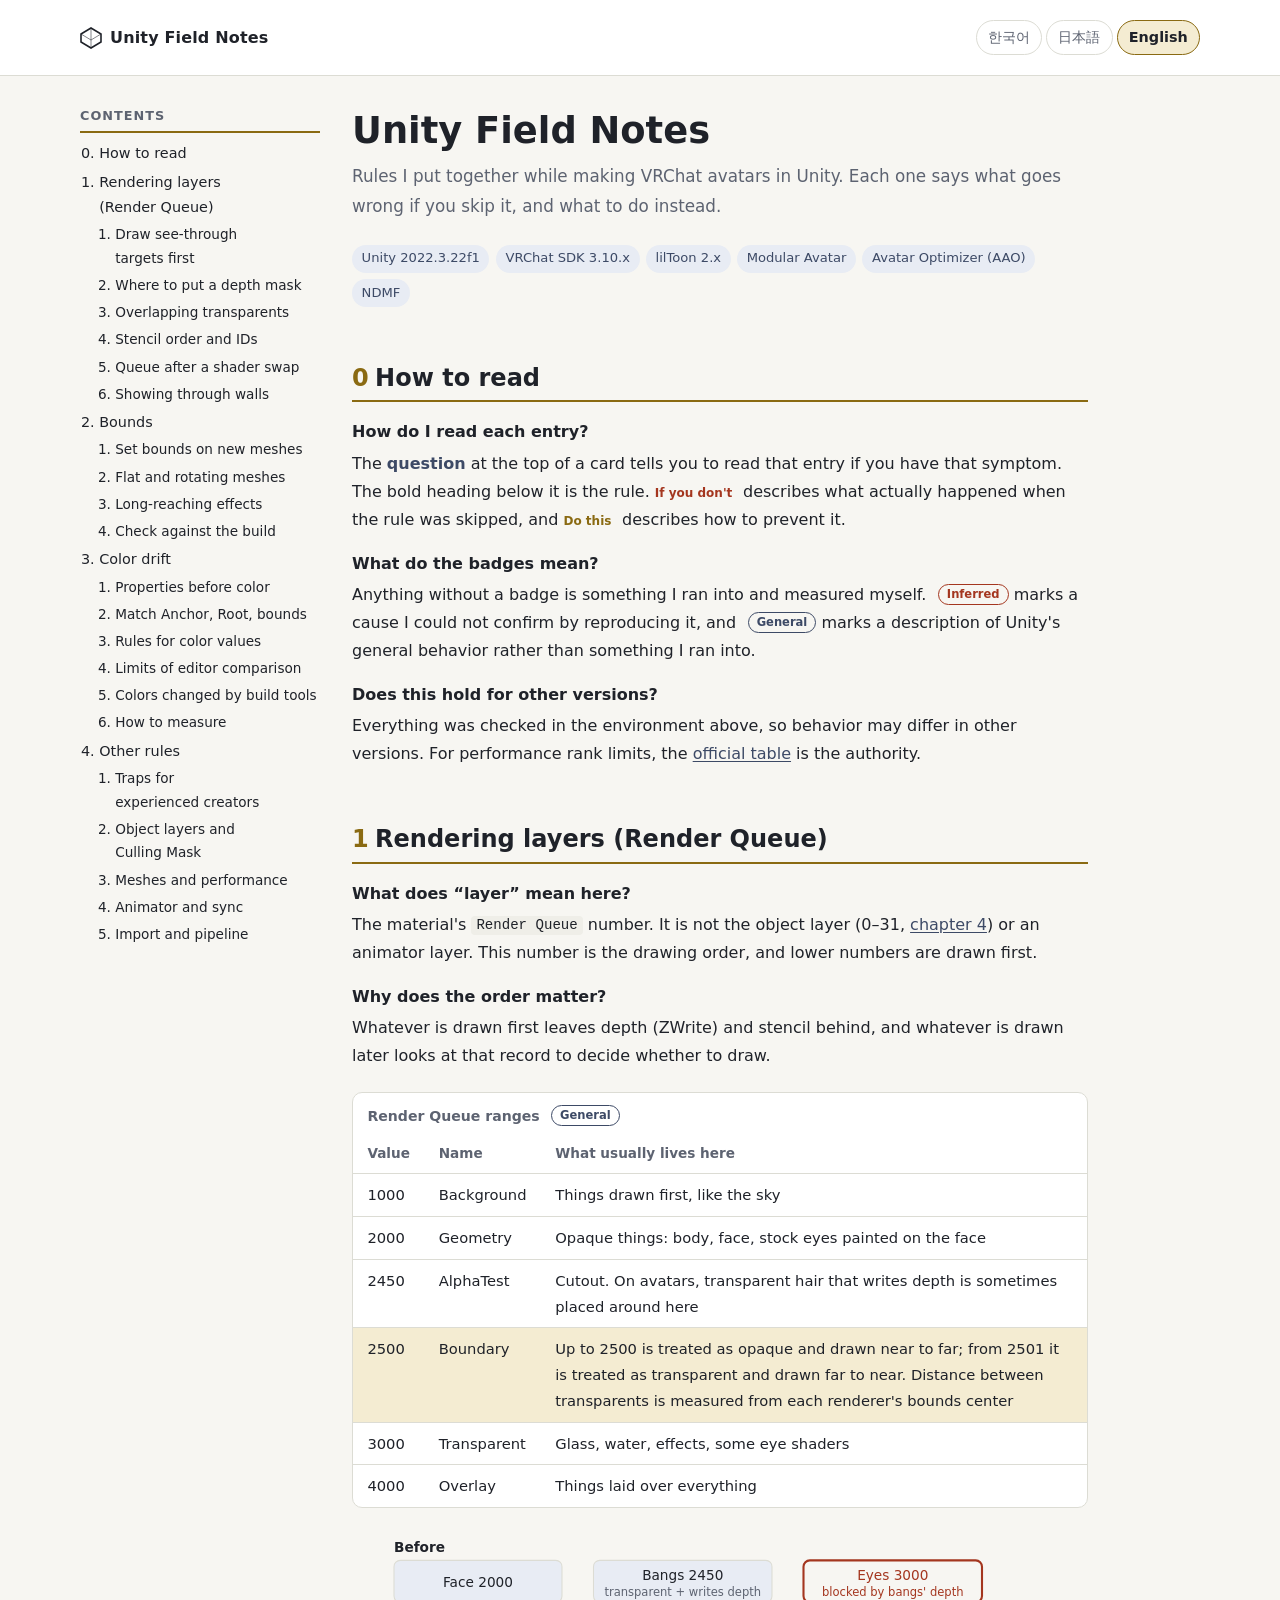
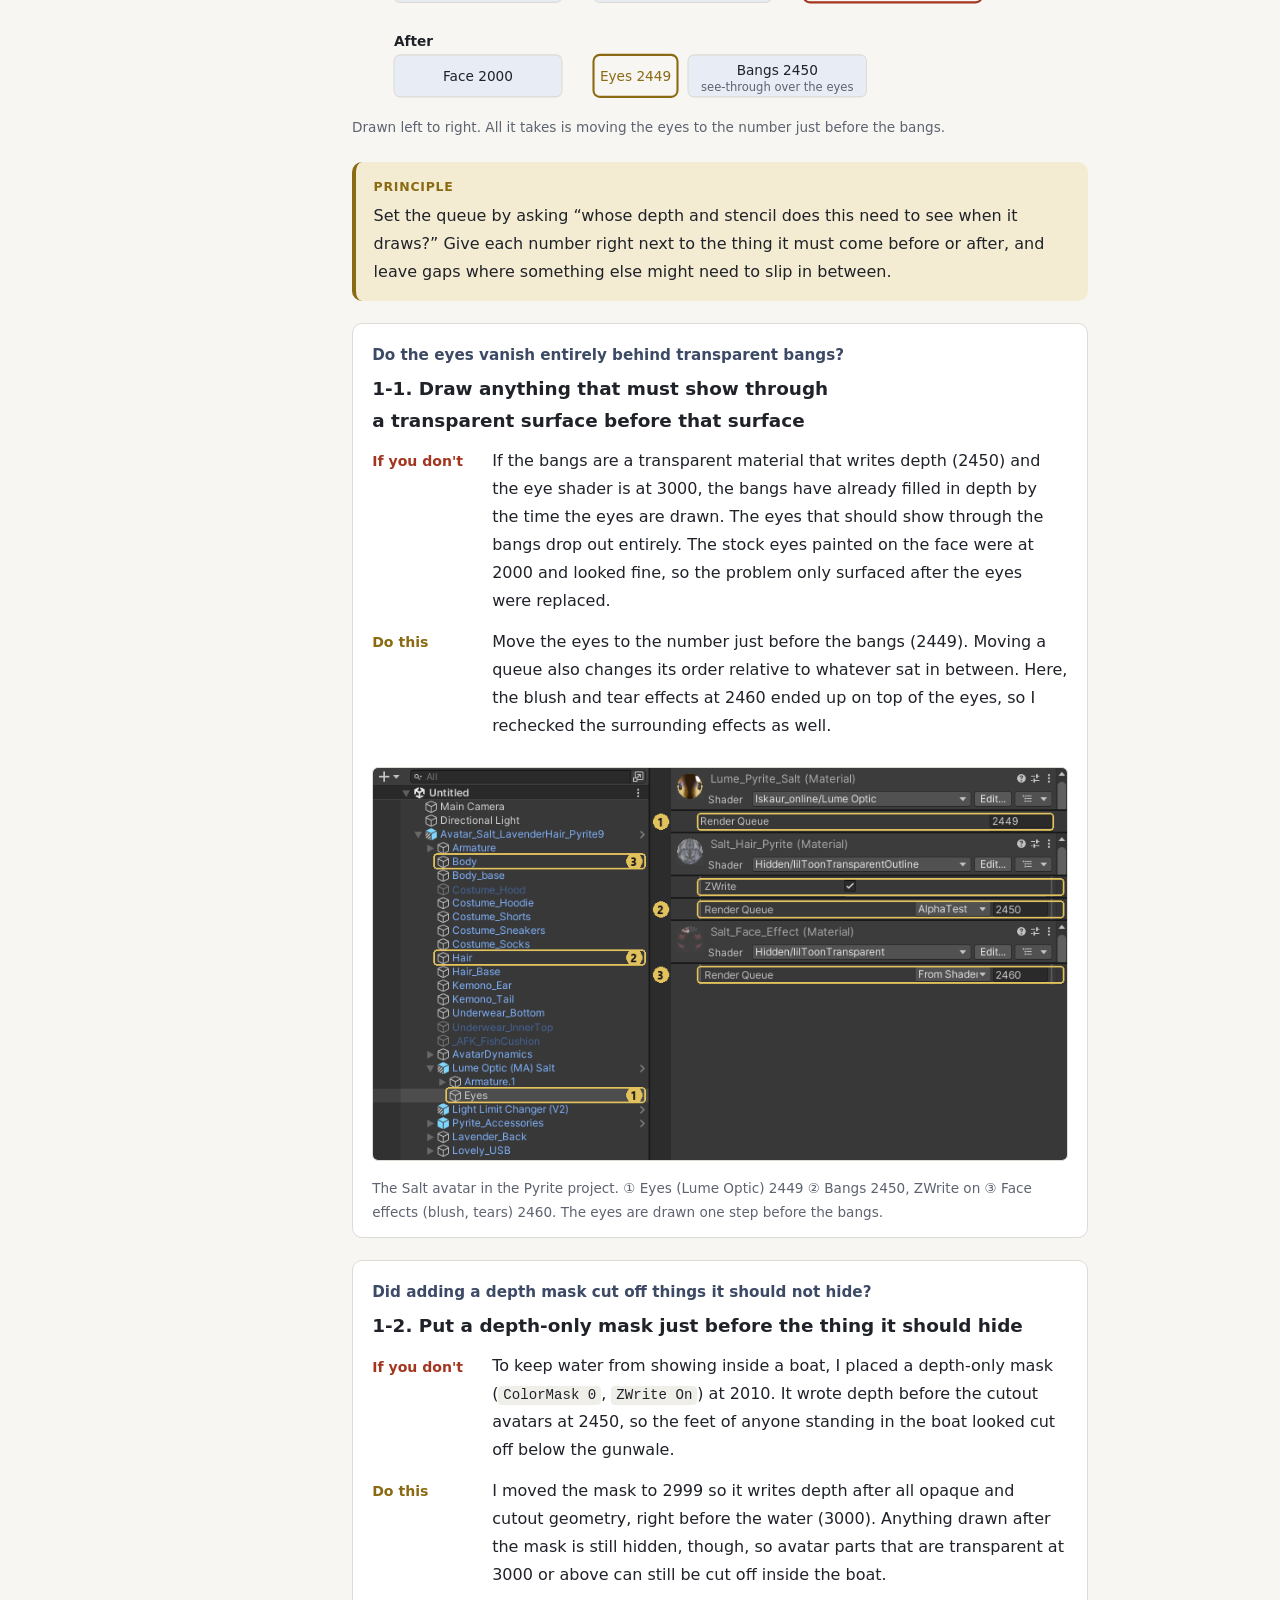
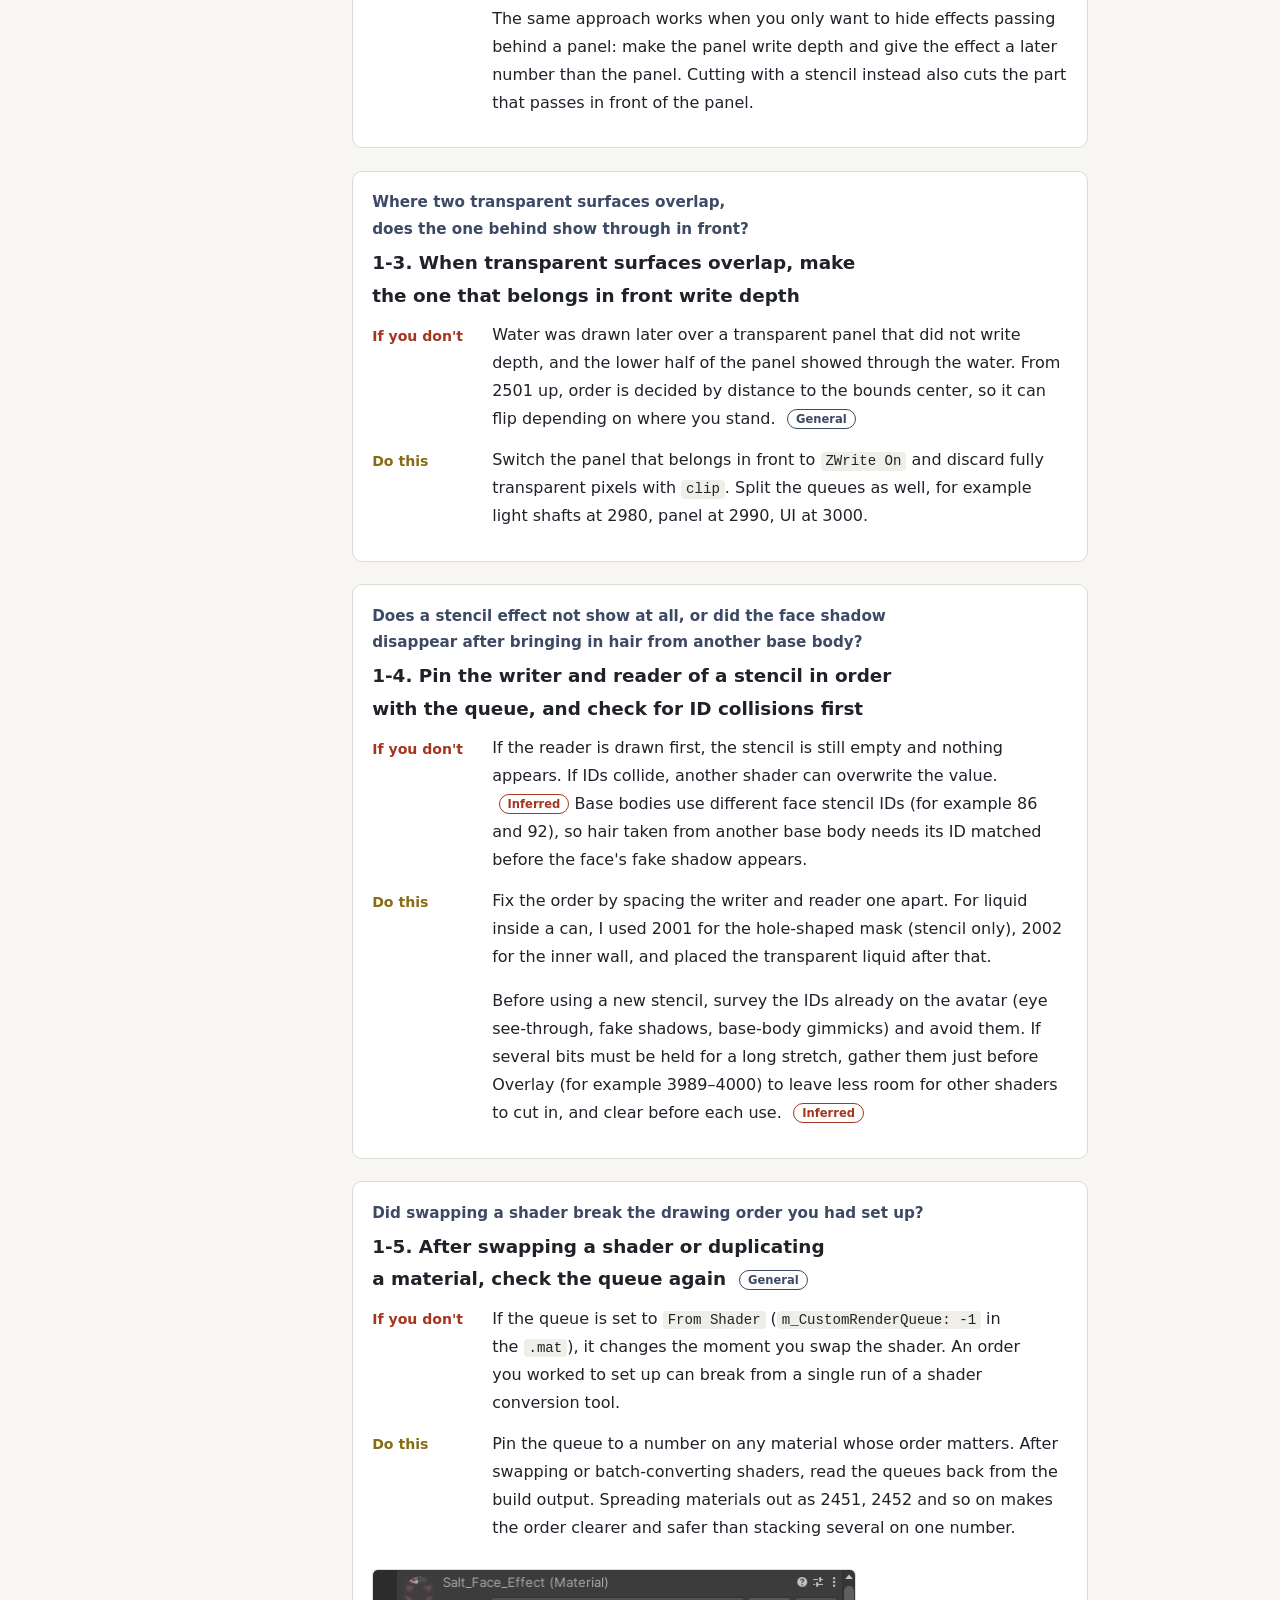
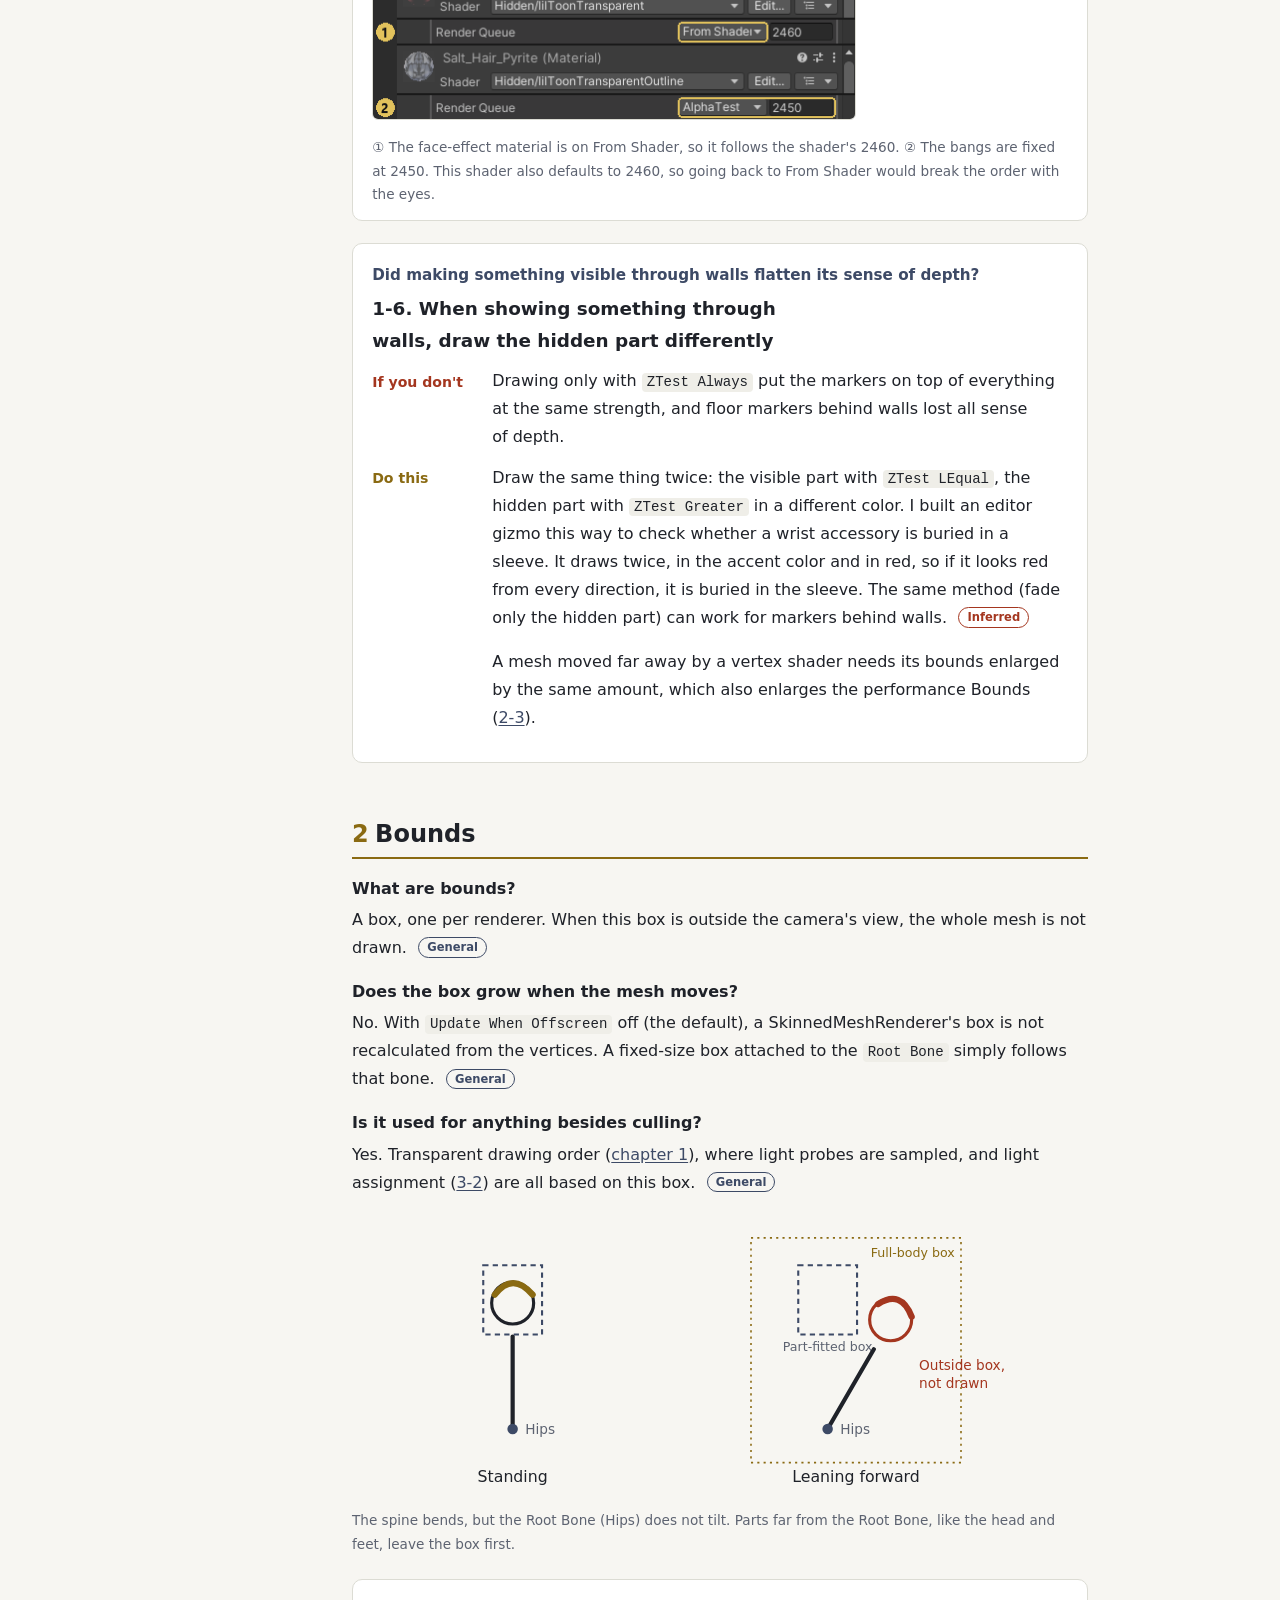
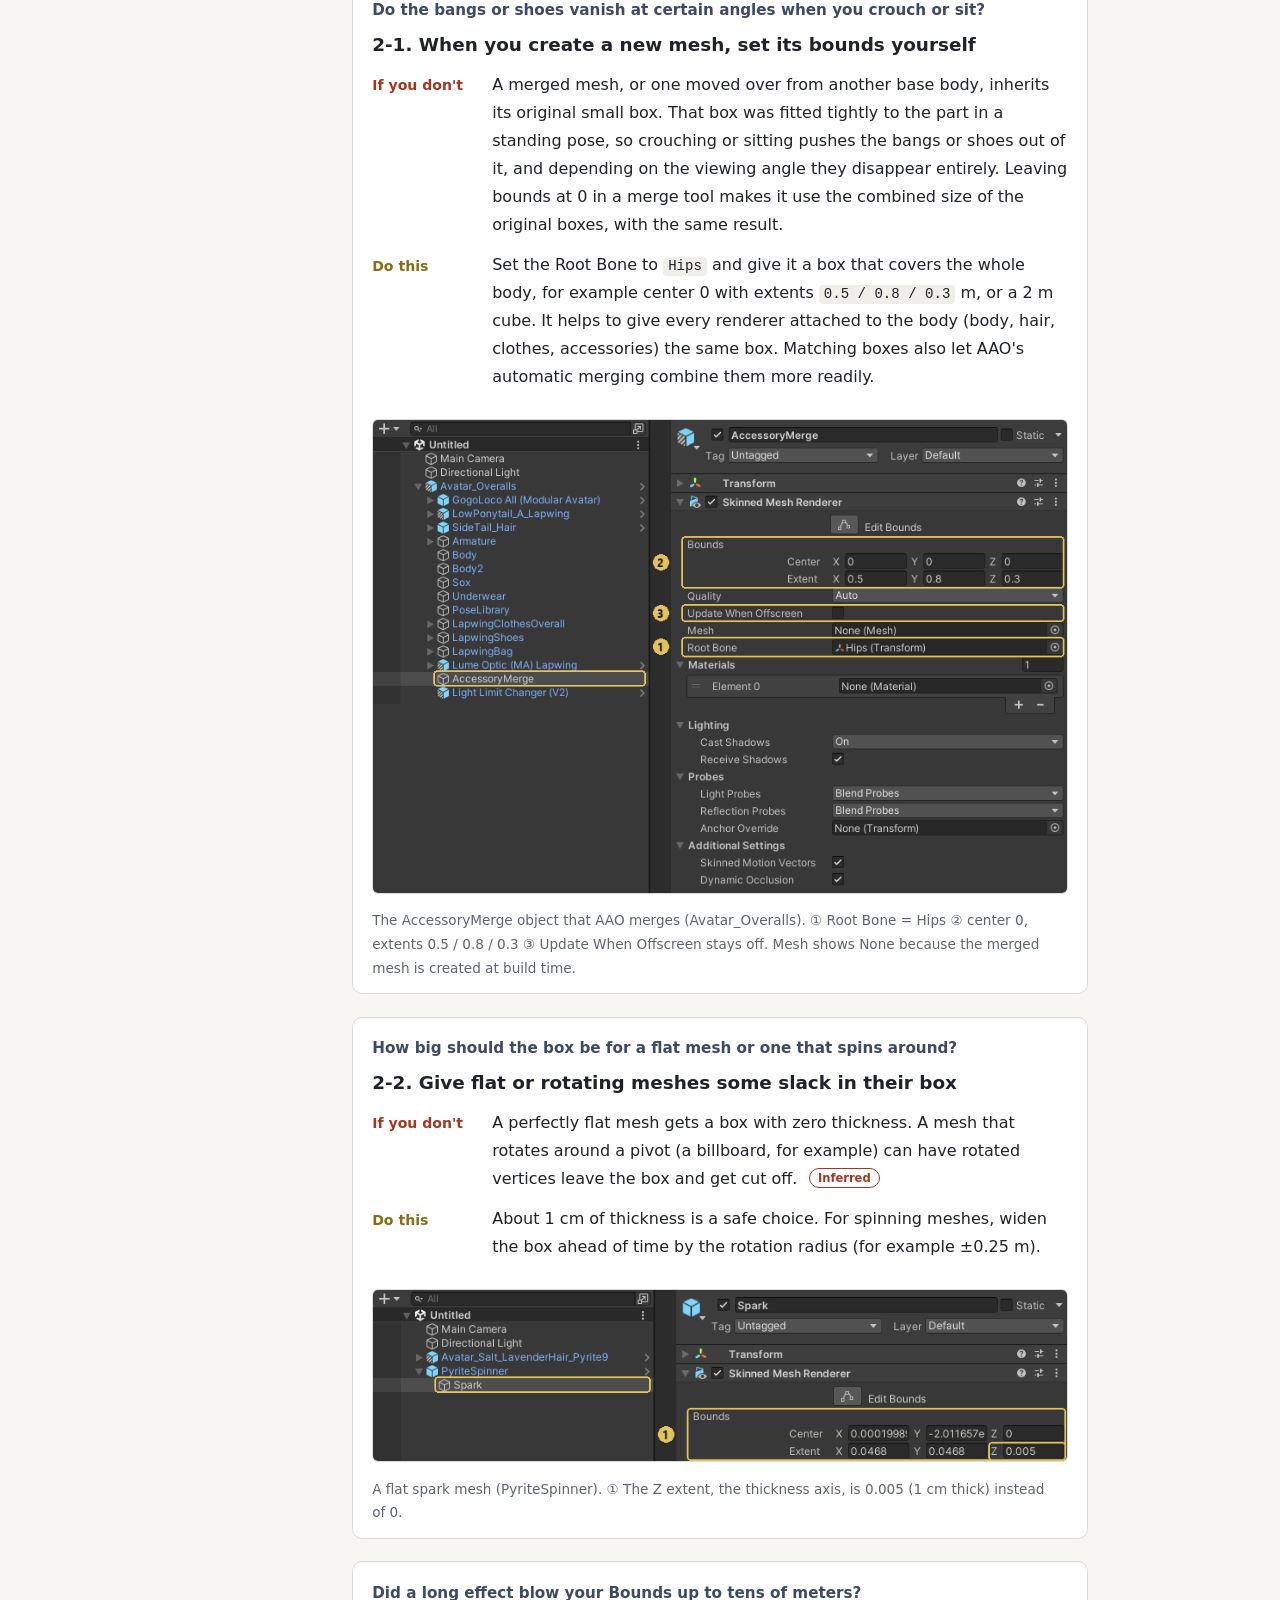
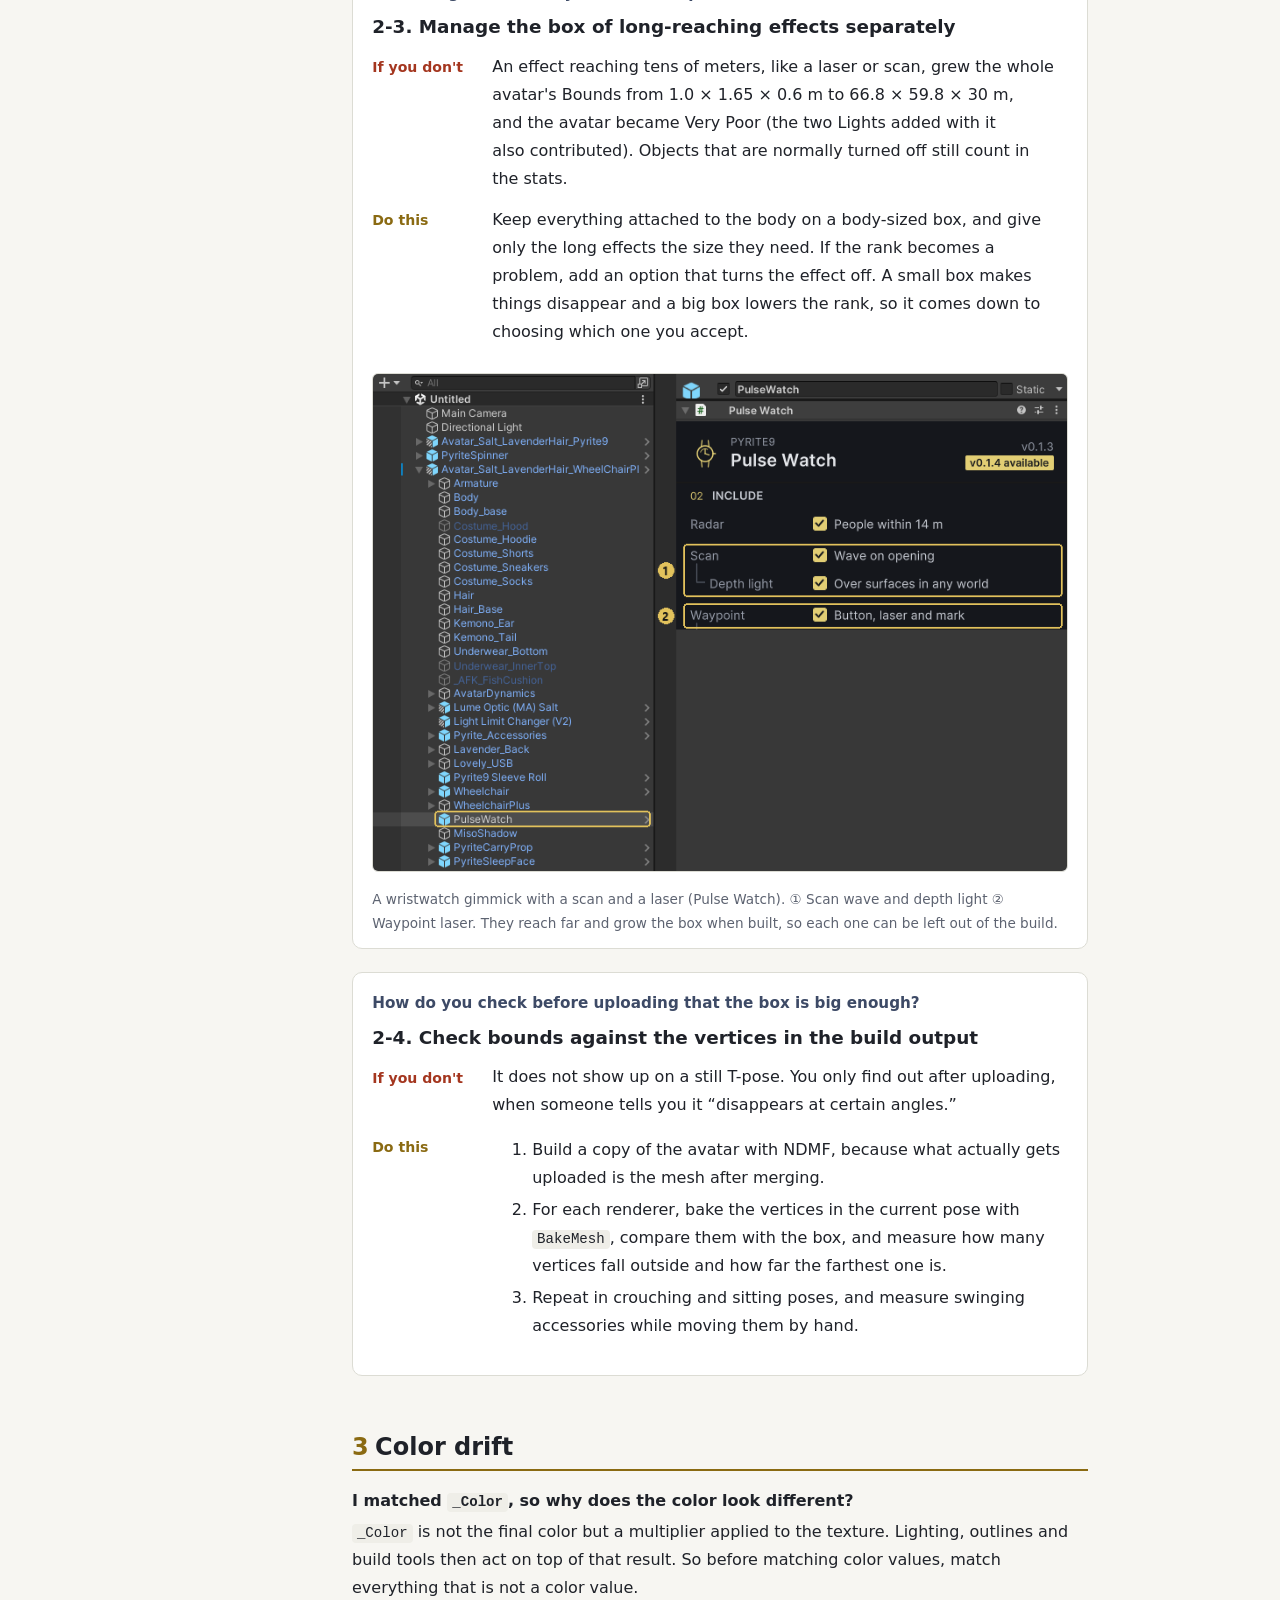
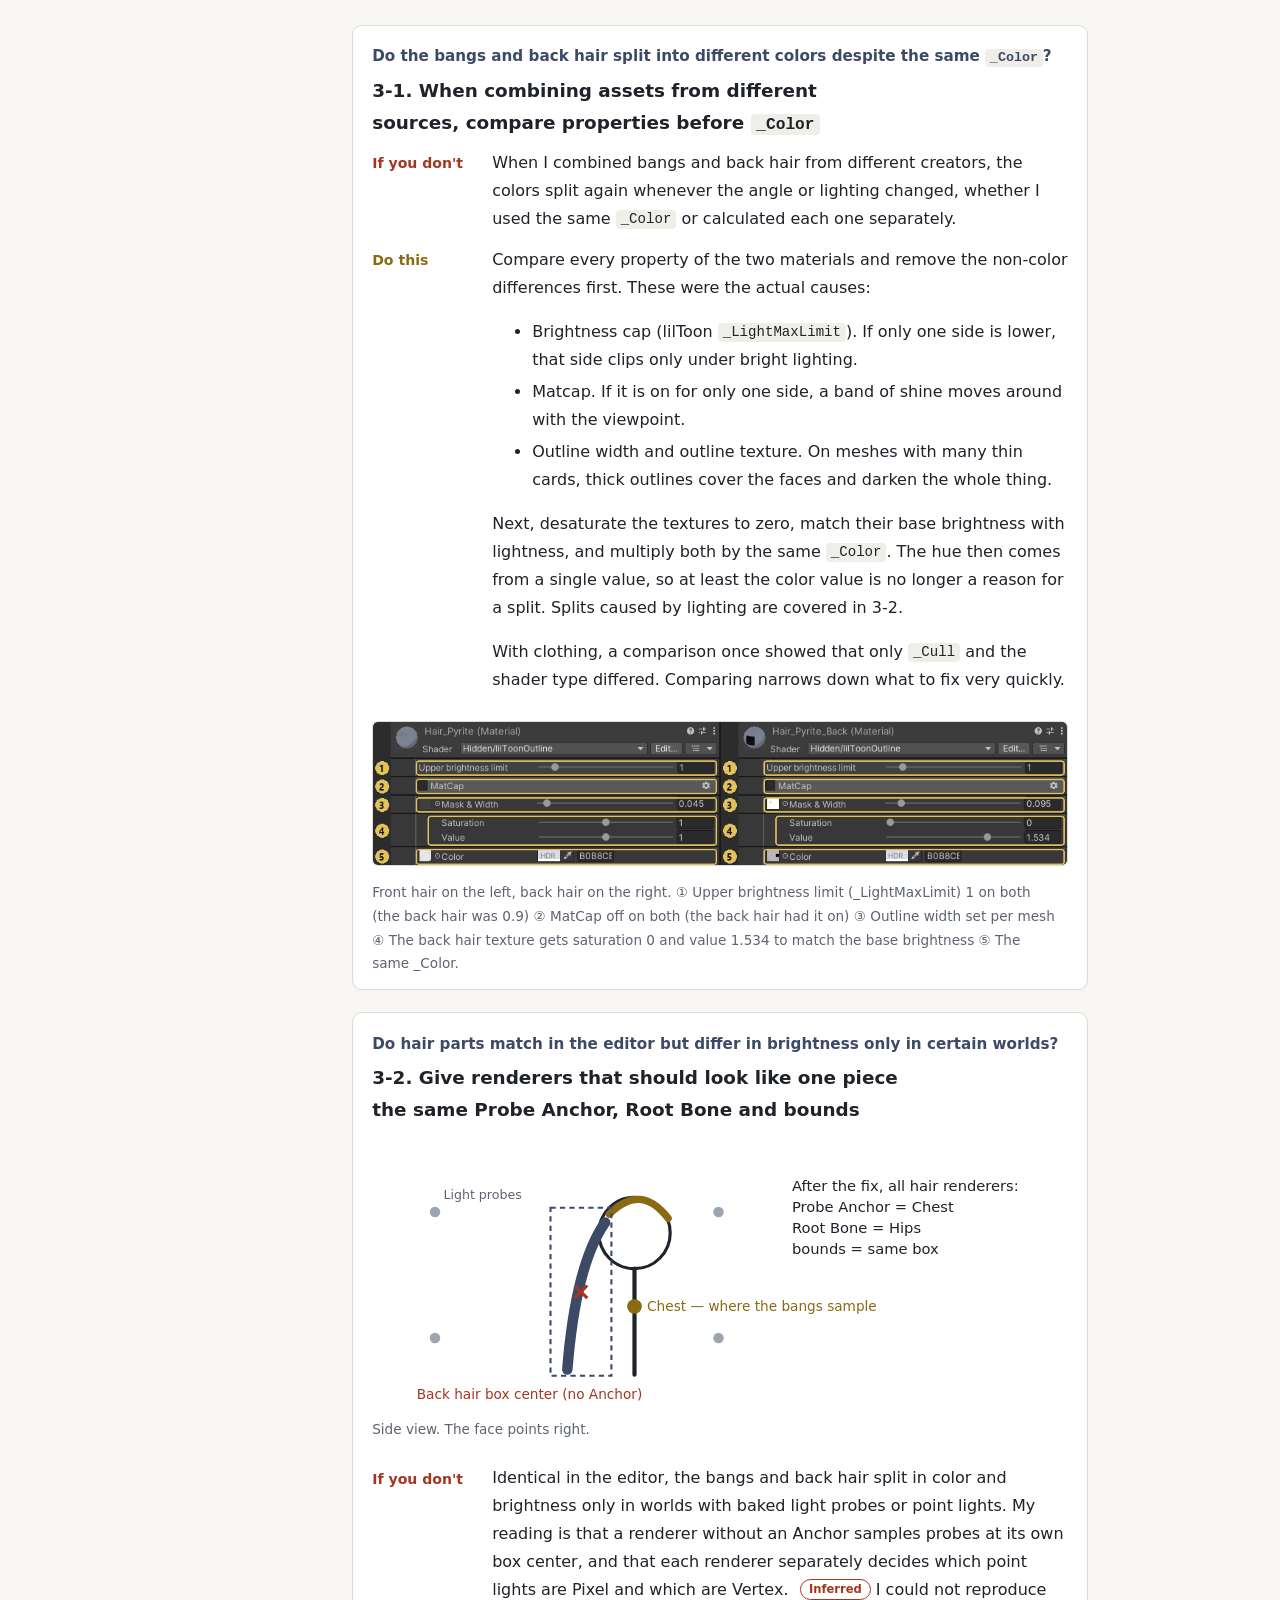
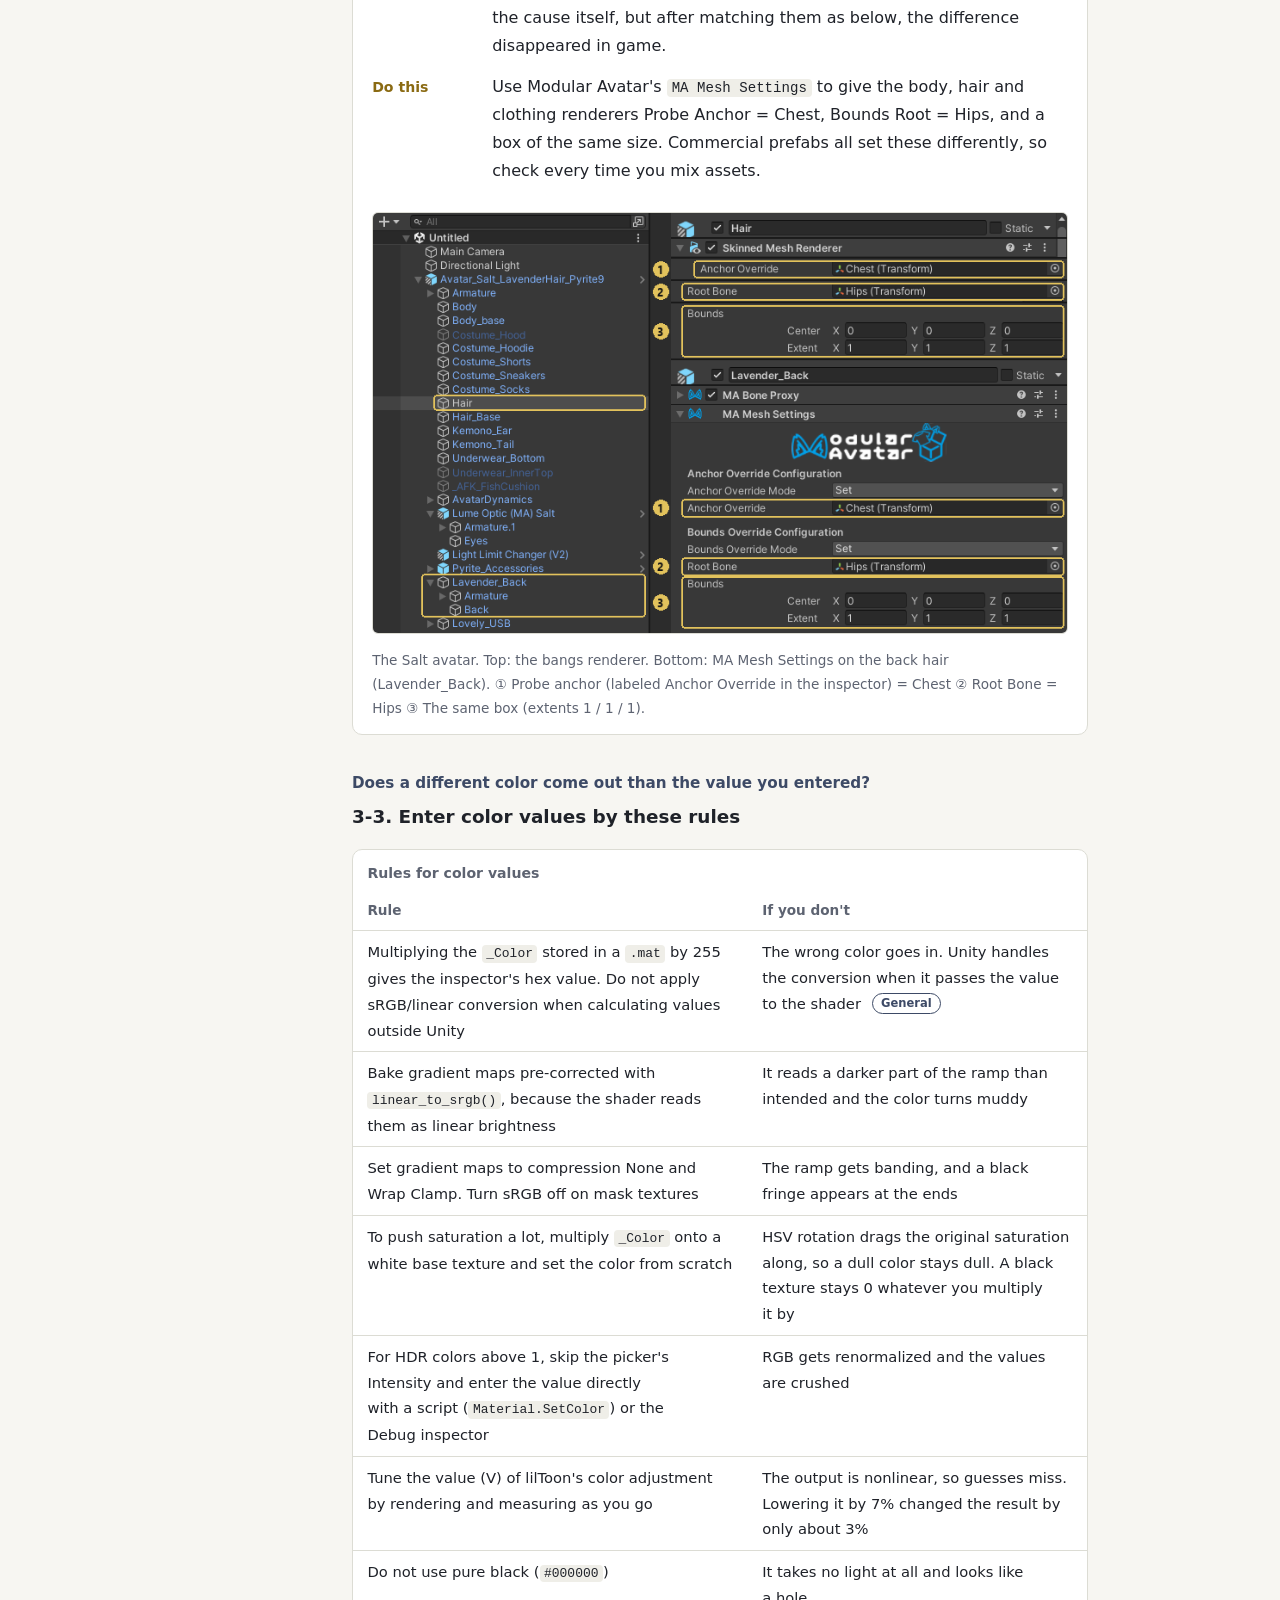
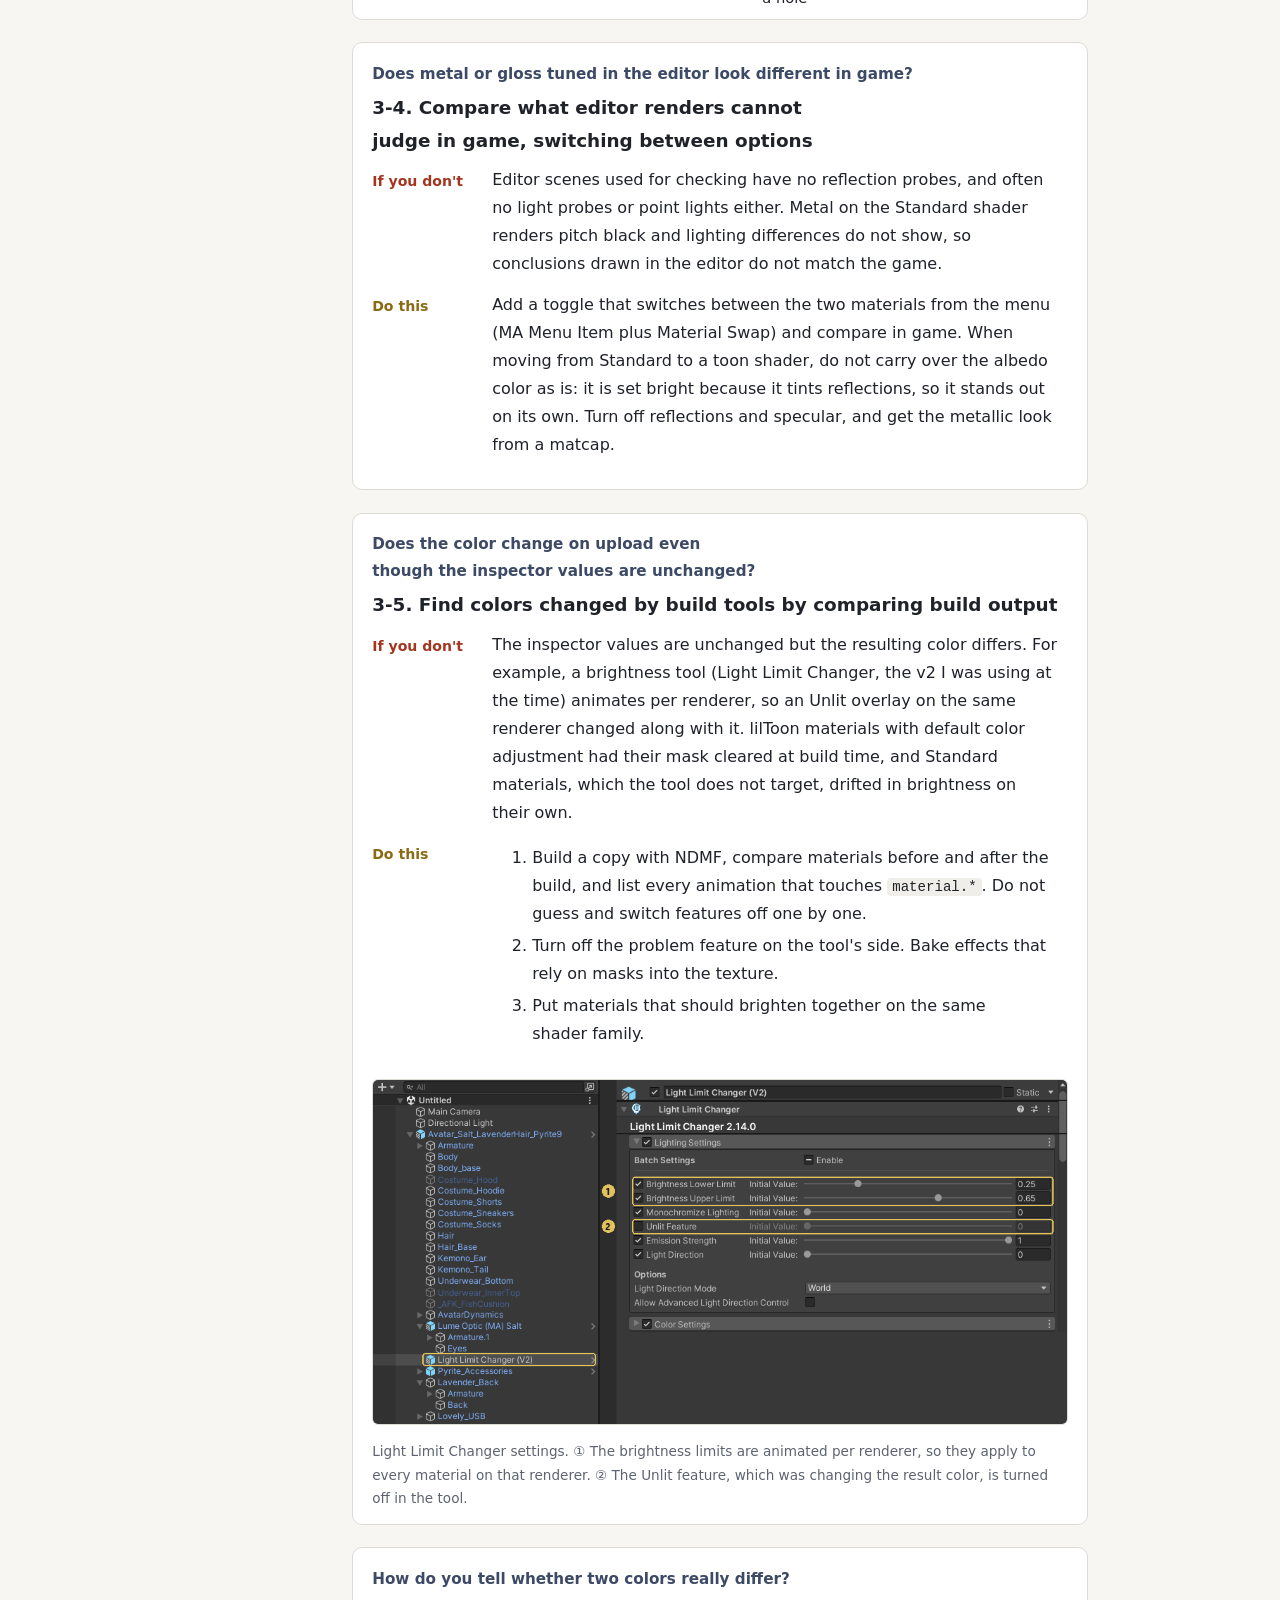
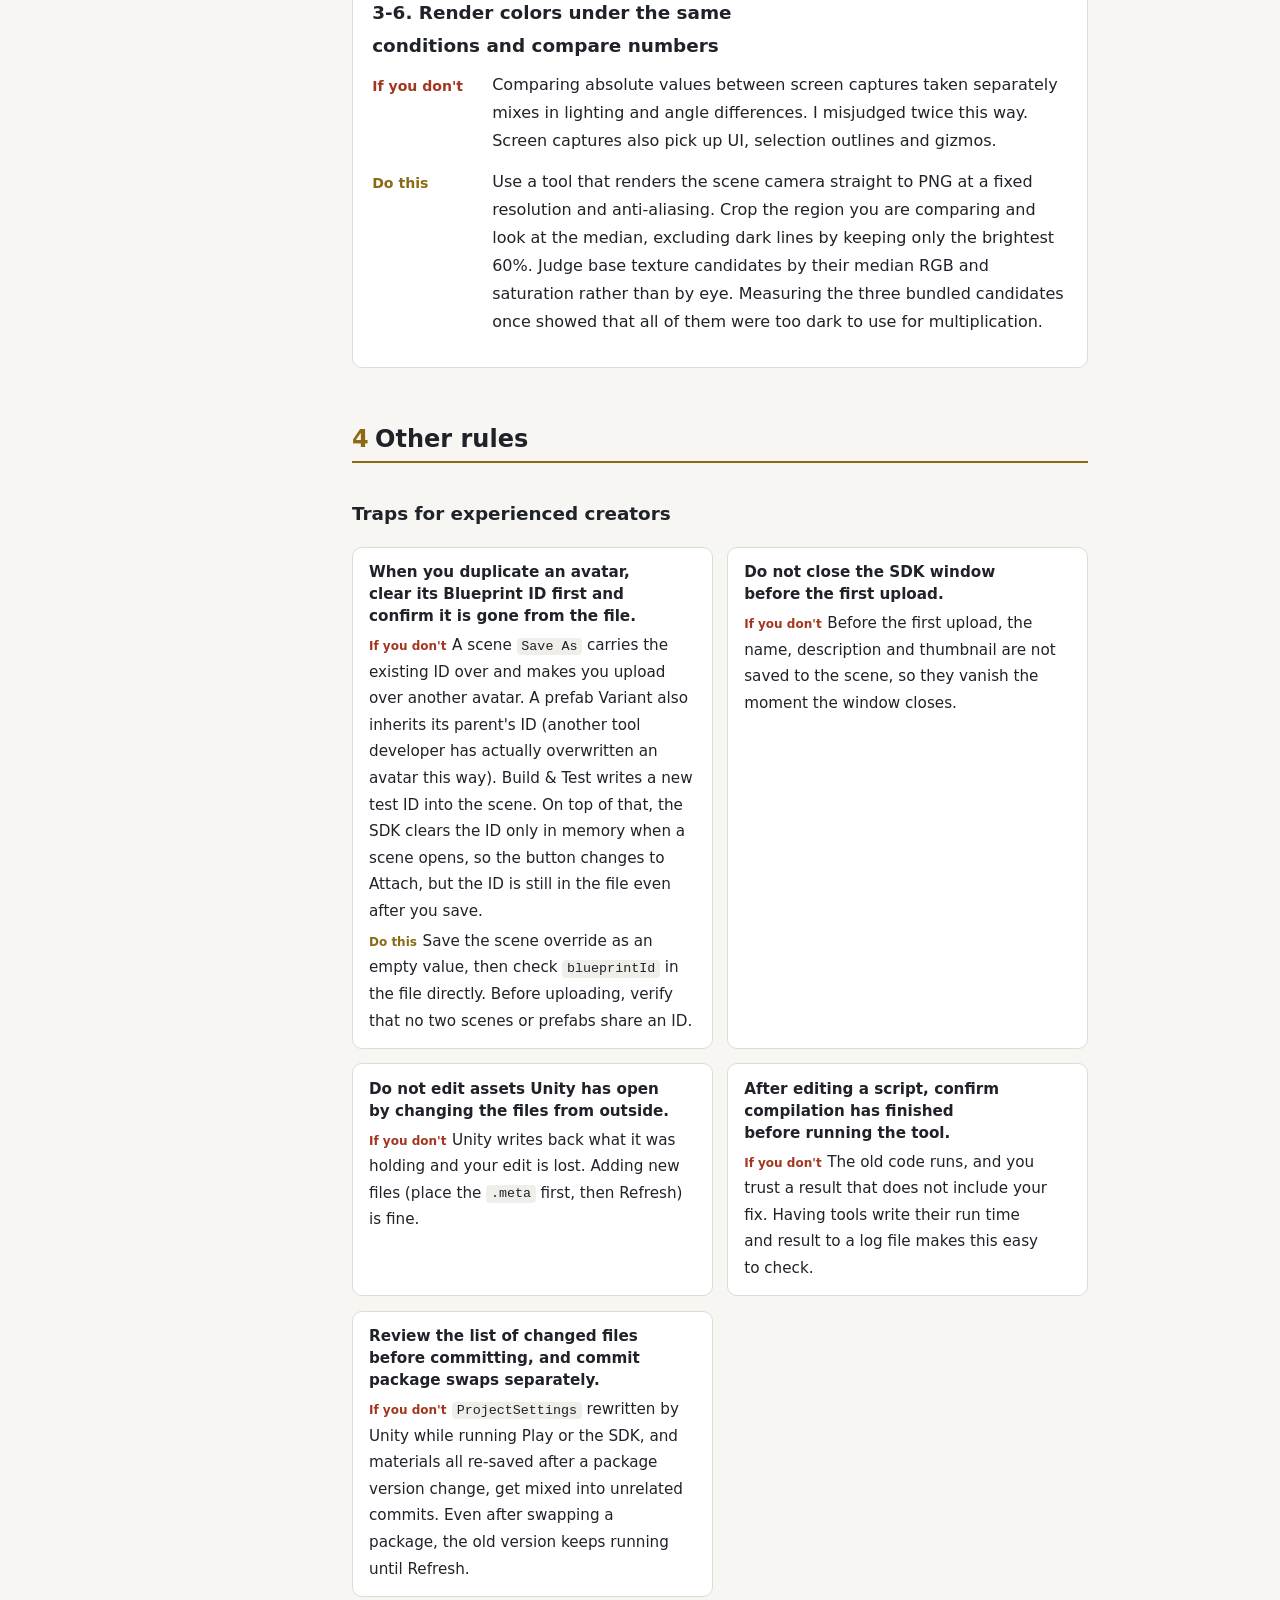
<file: en/index.html>
<!doctype html>
<html lang="en">
<head>
<meta charset="utf-8">
<meta name="viewport" content="width=device-width, initial-scale=1">
<meta name="color-scheme" content="light dark">
<title>Unity Field Notes — A Method for Making VRChat Avatars</title>
<meta name="description" content="Rules I follow when making VRChat avatars in Unity: Render Queue, bounds, color drift, and pitfalls that catch experienced creators, each written as what goes wrong if you skip it and what to do instead.">
<link rel="alternate" hreflang="ko" href="../">
<link rel="alternate" hreflang="ja" href="../ja/">
<link rel="alternate" hreflang="en" href="./">
<link rel="stylesheet" href="../style.css">
</head>
<body>
<a class="skip-link" href="#main">Skip to content</a>

<header class="site-header">
  <div class="inner">
    <a class="brand" href="./">
      <svg width="22" height="22" viewBox="0 0 22 22" aria-hidden="true"><path d="M11 1 21 7v8l-10 6L1 15V7z" fill="none" stroke="currentColor" stroke-width="1.6"/><path d="M11 1v20M1 7l10 6 10-6" fill="none" stroke="currentColor" stroke-width="1" opacity=".55"/></svg>
      Unity Field Notes
    </a>
    <nav aria-label="Language">
      <ul class="lang-switch">
        <li><a href="../" hreflang="ko" lang="ko">한국어</a></li>
        <li><a href="../ja/" hreflang="ja" lang="ja">日本語</a></li>
        <li><a href="./" hreflang="en" lang="en" aria-current="page">English</a></li>
      </ul>
    </nav>
  </div>
</header>

<div class="layout">
  <nav class="toc" aria-labelledby="toc-title">
    <h2 id="toc-title">Contents</h2>
    <ol start="0">
      <li><a href="#about">How to read</a></li>
      <li><a href="#layers">Rendering layers (Render Queue)</a>
        <ol>
          <li><a href="#l1">Draw see-through targets first</a></li>
          <li><a href="#l2">Where to put a depth mask</a></li>
          <li><a href="#l3">Overlapping transparents</a></li>
          <li><a href="#l4">Stencil order and IDs</a></li>
          <li><a href="#l5">Queue after a shader swap</a></li>
          <li><a href="#l6">Showing through walls</a></li>
        </ol>
      </li>
      <li><a href="#bounds">Bounds</a>
        <ol>
          <li><a href="#b1">Set bounds on new meshes</a></li>
          <li><a href="#b2">Flat and rotating meshes</a></li>
          <li><a href="#b3">Long-reaching effects</a></li>
          <li><a href="#b4">Check against the build</a></li>
        </ol>
      </li>
      <li><a href="#color">Color drift</a>
        <ol>
          <li><a href="#c1">Properties before color</a></li>
          <li><a href="#c2">Match Anchor, Root, bounds</a></li>
          <li><a href="#c3">Rules for color values</a></li>
          <li><a href="#c4">Limits of editor comparison</a></li>
          <li><a href="#c5">Colors changed by build tools</a></li>
          <li><a href="#c6">How to measure</a></li>
        </ol>
      </li>
      <li><a href="#pitfalls">Other rules</a>
        <ol>
          <li><a href="#p-hard">Traps for experienced creators</a></li>
          <li><a href="#p-layer">Object layers and Culling Mask</a></li>
          <li><a href="#p-mesh">Meshes and performance</a></li>
          <li><a href="#p-anim">Animator and sync</a></li>
          <li><a href="#p-import">Import and pipeline</a></li>
        </ol>
      </li>
      <li><a href="#workflow">Working principles</a></li>
    </ol>
  </nav>

  <main id="main">
    <h1>Unity Field Notes</h1>
    <p class="lede">Rules I put together while making VRChat avatars in Unity. Each one says what goes wrong if you skip it, and what to do instead.</p>
    <ul class="meta" aria-label="Environment">
      <li>Unity 2022.3.22f1</li>
      <li>VRChat SDK 3.10.x</li>
      <li>lilToon 2.x</li>
      <li>Modular Avatar</li>
      <li>Avatar Optimizer (AAO)</li>
      <li>NDMF</li>
    </ul>

    <section id="about" aria-labelledby="about-h">
      <h2 id="about-h"><span class="num">0</span>How to read</h2>
      <dl class="qa">
        <dt>How do I read each entry?</dt>
        <dd>The <span class="ask">question</span> at the top of a card tells you to read that entry if you have that symptom. The bold heading below it is the rule. <strong class="tag-bad">If you don't</strong> describes what actually happened when the rule was skipped, and <strong class="tag-do">Do this</strong> describes how to prevent it.</dd>
        <dt>What do the badges mean?</dt>
        <dd>Anything without a badge is something I ran into and measured myself. <span class="badge est">Inferred</span> marks a cause I could not confirm by reproducing it, and <span class="badge gen">General</span> marks a description of Unity's general behavior rather than something I ran into.</dd>
        <dt>Does this hold for other versions?</dt>
        <dd>Everything was checked in the environment above, so behavior may differ in other versions. For performance rank limits, the <a href="https://creators.vrchat.com/avatars/avatar-performance-ranking-system/">official table</a> is the authority.</dd>
      </dl>
    </section>

    <!-- ===================================================== -->
    <section id="layers" aria-labelledby="layers-h">
      <h2 id="layers-h"><span class="num">1</span>Rendering layers (Render Queue)</h2>
      <dl class="qa">
        <dt>What does “layer” mean here?</dt>
        <dd>The material's <code>Render Queue</code> number. It is not the object layer (0–31, <a href="#p-layer">chapter 4</a>) or an animator layer. This number is the drawing order, and lower numbers are drawn first.</dd>
        <dt>Why does the order matter?</dt>
        <dd>Whatever is drawn first leaves depth (ZWrite) and stencil behind, and whatever is drawn later looks at that record to decide whether to draw.</dd>
      </dl>
      <div class="table-wrapper" tabindex="0" role="region" aria-labelledby="cap-queue">
        <table class="nowrap-2 stack queue">
          <caption id="cap-queue">Render Queue ranges <span class="badge gen">General</span></caption>
          <thead><tr><th class="num">Value</th><th>Name</th><th>What usually lives here</th></tr></thead>
          <tbody>
            <tr><td class="num">1000</td><td>Background</td><td>Things drawn first, like the sky</td></tr>
            <tr><td class="num">2000</td><td>Geometry</td><td>Opaque things: body, face, stock eyes painted on the face</td></tr>
            <tr><td class="num">2450</td><td>AlphaTest</td><td>Cutout. On avatars, transparent hair that writes depth is sometimes placed around here</td></tr>
            <tr class="hl"><td class="num">2500</td><td>Boundary</td><td>Up to 2500 is treated as opaque and drawn near to far; from 2501 it is treated as transparent and drawn far to near. Distance between transparents is measured from each renderer's bounds center</td></tr>
            <tr><td class="num">3000</td><td>Transparent</td><td>Glass, water, effects, some eye shaders</td></tr>
            <tr><td class="num">4000</td><td>Overlay</td><td>Things laid over everything</td></tr>
          </tbody>
        </table>
      </div>
      <figure>
        <div class="fig-scroll" tabindex="0" role="region" aria-labelledby="fig-queue-t"><svg viewBox="0 66 640 170" role="img" aria-labelledby="fig-queue-t fig-queue-d">
          <title id="fig-queue-t">Moving the eye shader's queue just before the bangs makes the eyes visible through the bangs</title>
          <desc id="fig-queue-d">Before the fix, the order is face 2000, bangs 2450, eyes 3000, so the eyes are blocked by the depth the bangs left behind. After the fix, the order is face 2000, eyes 2449, bangs 2450, so the bangs cover the eyes as a see-through layer.</desc>
          <text class="svg-text" x="40" y="86" font-size="13" font-weight="700">Before</text>
          <rect x="40" y="94" width="160" height="40" rx="6" class="svg-soft" stroke="var(--line)"/>
          <text class="svg-text" x="120" y="119" font-size="13" text-anchor="middle">Face 2000</text>
          <rect x="230" y="94" width="170" height="40" rx="6" class="svg-soft" stroke="var(--line)"/>
          <text class="svg-text" x="315" y="113" font-size="13" text-anchor="middle">Bangs 2450</text>
          <text class="svg-muted" x="315" y="128" font-size="11" text-anchor="middle">transparent + writes depth</text>
          <rect x="430" y="94" width="170" height="40" rx="6" fill="none" stroke="var(--warn)" stroke-width="2"/>
          <text class="svg-warn" x="515" y="113" font-size="13" text-anchor="middle">Eyes 3000</text>
          <text class="svg-warn" x="515" y="128" font-size="11" text-anchor="middle">blocked by bangs' depth</text>
          <text class="svg-text" x="40" y="176" font-size="13" font-weight="700">After</text>
          <rect x="40" y="184" width="160" height="40" rx="6" class="svg-soft" stroke="var(--line)"/>
          <text class="svg-text" x="120" y="209" font-size="13" text-anchor="middle">Face 2000</text>
          <rect x="230" y="184" width="80" height="40" rx="6" fill="none" stroke="var(--accent)" stroke-width="2"/>
          <text class="svg-accent" x="270" y="209" font-size="13" text-anchor="middle">Eyes 2449</text>
          <rect x="320" y="184" width="170" height="40" rx="6" class="svg-soft" stroke="var(--line)"/>
          <text class="svg-text" x="405" y="203" font-size="13" text-anchor="middle">Bangs 2450</text>
          <text class="svg-muted" x="405" y="218" font-size="11" text-anchor="middle">see-through over the eyes</text>
        </svg></div>
        <figcaption>Drawn left to right. All it takes is moving the eyes to the number just before the bangs.<span class="fig-hint"> On narrow screens, scroll the figure sideways.</span></figcaption>
      </figure>
      <div class="rule">
        <span class="label">Principle</span>
        <p>Set the queue by asking “whose depth and stencil does this need to see when it draws?” Give each number right next to the thing it must come before or after, and leave gaps where something else might need to slip in between.</p>
      </div>

      <article class="case" id="l1">
        <p class="ask">Do the eyes vanish entirely behind transparent bangs?</p>
        <h3>1-1. Draw anything that must show through a transparent surface before that surface</h3>
        <dl>
          <dt class="bad">If you don't</dt><dd>If the bangs are a transparent material that writes depth (2450) and the eye shader is at 3000, the bangs have already filled in depth by the time the eyes are drawn. The eyes that should show through the bangs drop out entirely. The stock eyes painted on the face were at 2000 and looked fine, so the problem only surfaced after the eyes were replaced.</dd>
          <dt class="do">Do this</dt><dd>Move the eyes to the number just before the bangs (2449). Moving a queue also changes its order relative to whatever sat in between. Here, the blush and tear effects at 2460 ended up on top of the eyes, so I rechecked the surrounding effects as well.</dd>
        </dl>
        <figure class="shot">
          <a href="../img/l1.png"><img src="../img/l1.png" width="806" height="456" alt="Hierarchy of the Salt avatar and the Render Queue fields of three materials" loading="lazy" decoding="async"></a>
          <figcaption>The Salt avatar in the Pyrite project. ① Eyes (Lume Optic) 2449 ② Bangs 2450, ZWrite on ③ Face effects (blush, tears) 2460. The eyes are drawn one step before the bangs.<span class="fig-hint"> Tap to view at full size.</span></figcaption>
        </figure>
      </article>

      <article class="case" id="l2">
        <p class="ask">Did adding a depth mask cut off things it should not hide?</p>
        <h3>1-2. Put a depth-only mask just before the thing it should hide</h3>
        <dl>
          <dt class="bad">If you don't</dt><dd>To keep water from showing inside a boat, I placed a depth-only mask (<code>ColorMask 0</code>, <code>ZWrite On</code>) at 2010. It wrote depth before the cutout avatars at 2450, so the feet of anyone standing in the boat looked cut off below the gunwale.</dd>
          <dt class="do">Do this</dt><dd>
            <p>I moved the mask to 2999 so it writes depth after all opaque and cutout geometry, right before the water (3000). Anything drawn after the mask is still hidden, though, so avatar parts that are transparent at 3000 or above can still be cut off inside the boat.</p>
            <p>The same approach works when you only want to hide effects passing behind a panel: make the panel write depth and give the effect a later number than the panel. Cutting with a stencil instead also cuts the part that passes in front of the panel.</p>
          </dd>
        </dl>
      </article>

      <article class="case" id="l3">
        <p class="ask">Where two transparent surfaces overlap, does the one behind show through in front?</p>
        <h3>1-3. When transparent surfaces overlap, make the one that belongs in front write depth</h3>
        <dl>
          <dt class="bad">If you don't</dt><dd>Water was drawn later over a transparent panel that did not write depth, and the lower half of the panel showed through the water. From 2501 up, order is decided by distance to the bounds center, so it can flip depending on where you stand. <span class="badge gen">General</span></dd>
          <dt class="do">Do this</dt><dd>Switch the panel that belongs in front to <code>ZWrite On</code> and discard fully transparent pixels with <code>clip</code>. Split the queues as well, for example light shafts at 2980, panel at 2990, UI at 3000.</dd>
        </dl>
      </article>

      <article class="case" id="l4">
        <p class="ask">Does a stencil effect not show at all, or did the face shadow disappear after bringing in hair from another base body?</p>
        <h3>1-4. Pin the writer and reader of a stencil in order with the queue, and check for ID collisions first</h3>
        <dl>
          <dt class="bad">If you don't</dt><dd>If the reader is drawn first, the stencil is still empty and nothing appears. If IDs collide, another shader can overwrite the value. <span class="badge est">Inferred</span> Base bodies use different face stencil IDs (for example 86 and 92), so hair taken from another base body needs its ID matched before the face's fake shadow appears.</dd>
          <dt class="do">Do this</dt><dd>
            <p>Fix the order by spacing the writer and reader one apart. For liquid inside a can, I used 2001 for the hole-shaped mask (stencil only), 2002 for the inner wall, and placed the transparent liquid after that.</p>
            <p>Before using a new stencil, survey the IDs already on the avatar (eye see-through, fake shadows, base-body gimmicks) and avoid them. If several bits must be held for a long stretch, gather them just before Overlay (for example 3989–4000) to leave less room for other shaders to cut in, and clear before each use. <span class="badge est">Inferred</span></p>
          </dd>
        </dl>
      </article>

      <article class="case" id="l5">
        <p class="ask">Did swapping a shader break the drawing order you had set up?</p>
        <h3>1-5. After swapping a shader or duplicating a material, check the queue again <span class="badge gen">General</span></h3>
        <dl>
          <dt class="bad">If you don't</dt><dd>If the queue is set to <code>From Shader</code> (<code>m_CustomRenderQueue: -1</code> in the <code>.mat</code>), it changes the moment you swap the shader. An order you worked to set up can break from a single run of a shader conversion tool.</dd>
          <dt class="do">Do this</dt><dd>Pin the queue to a number on any material whose order matters. After swapping or batch-converting shaders, read the queues back from the build output. Spreading materials out as 2451, 2452 and so on makes the order clearer and safer than stacking several on one number.</dd>
        </dl>
        <figure class="shot">
          <a href="../img/l5.png"><img src="../img/l5.png" width="484" height="150" alt="Render Queue fields of a material left on From Shader and one fixed to a number" loading="lazy" decoding="async"></a>
          <figcaption>① The face-effect material is on From Shader, so it follows the shader's 2460. ② The bangs are fixed at 2450. This shader also defaults to 2460, so going back to From Shader would break the order with the eyes.<span class="fig-hint"> Tap to view at full size.</span></figcaption>
        </figure>
      </article>

      <article class="case" id="l6">
        <p class="ask">Did making something visible through walls flatten its sense of depth?</p>
        <h3>1-6. When showing something through walls, draw the hidden part differently</h3>
        <dl>
          <dt class="bad">If you don't</dt><dd>Drawing only with <code>ZTest Always</code> put the markers on top of everything at the same strength, and floor markers behind walls lost all sense of depth.</dd>
          <dt class="do">Do this</dt><dd>
            <p>Draw the same thing twice: the visible part with <code>ZTest LEqual</code>, the hidden part with <code>ZTest Greater</code> in a different color. I built an editor gizmo this way to check whether a wrist accessory is buried in a sleeve. It draws twice, in the accent color and in red, so if it looks red from every direction, it is buried in the sleeve. The same method (fade only the hidden part) can work for markers behind walls. <span class="badge est">Inferred</span></p>
            <p>A mesh moved far away by a vertex shader needs its bounds enlarged by the same amount, which also enlarges the performance Bounds (<a href="#b3">2-3</a>).</p>
          </dd>
        </dl>
      </article>
    </section>

    <!-- ===================================================== -->
    <section id="bounds" aria-labelledby="bounds-h">
      <h2 id="bounds-h"><span class="num">2</span>Bounds</h2>
      <dl class="qa">
        <dt>What are bounds?</dt>
        <dd>A box, one per renderer. When this box is outside the camera's view, the whole mesh is not drawn. <span class="badge gen">General</span></dd>
        <dt>Does the box grow when the mesh moves?</dt>
        <dd>No. With <code>Update When Offscreen</code> off (the default), a SkinnedMeshRenderer's box is not recalculated from the vertices. A fixed-size box attached to the <code>Root Bone</code> simply follows that bone. <span class="badge gen">General</span></dd>
        <dt>Is it used for anything besides culling?</dt>
        <dd>Yes. Transparent drawing order (<a href="#layers">chapter 1</a>), where light probes are sampled, and light assignment (<a href="#c2">3-2</a>) are all based on this box. <span class="badge gen">General</span></dd>
      </dl>
      <figure>
        <div class="fig-scroll" tabindex="0" role="region" aria-labelledby="fig-merge-t"><svg viewBox="0 0 640 270" role="img" aria-labelledby="fig-merge-t fig-merge-d">
          <title id="fig-merge-t">The box is fixed to Hips, so leaning forward pushes the head out of the box</title>
          <desc id="fig-merge-d">Left: standing, the head sits inside a box fitted tightly around it. Right: leaning forward leaves the box where it was, so the head moves outside it. With a full-body box, the head stays inside even when leaning.</desc>
          <rect class="svg-box" x="125" y="44" width="56" height="66" stroke-width="2" stroke-dasharray="5 4"/>
          <line class="svg-line" x1="153" y1="200" x2="153" y2="112" stroke-width="4" stroke-linecap="round"/>
          <circle cx="153" cy="80" r="20" fill="none" class="svg-line" stroke-width="3"/>
          <path d="M136 72 q17 -22 36 0" fill="none" stroke="var(--accent)" stroke-width="6" stroke-linecap="round"/>
          <circle cx="153" cy="200" r="5" style="fill:var(--steel)"/>
          <text class="svg-muted" x="165" y="205" font-size="13">Hips</text>
          <text class="svg-text" x="153" y="250" font-size="15" text-anchor="middle">Standing</text>
          <rect class="svg-box-ok" x="380" y="18" width="200" height="214" stroke-width="1.5" stroke-dasharray="2 4"/>
          <text class="svg-accent" x="574" y="36" font-size="12" text-anchor="end">Full-body box</text>
          <rect class="svg-box" x="425" y="44" width="56" height="66" stroke-width="2" stroke-dasharray="5 4"/>
          <text class="svg-muted" x="453" y="126" font-size="12" text-anchor="middle">Part-fitted box</text>
          <line class="svg-line" x1="453" y1="200" x2="497" y2="124" stroke-width="4" stroke-linecap="round"/>
          <circle cx="513" cy="96" r="20" fill="none" stroke="var(--warn)" stroke-width="3"/>
          <path d="M501 81 q22 -14 32 12" fill="none" stroke="var(--warn)" stroke-width="6" stroke-linecap="round"/>
          <circle cx="453" cy="200" r="5" style="fill:var(--steel)"/>
          <text class="svg-muted" x="465" y="205" font-size="13">Hips</text>
          <text class="svg-warn" x="540" y="144" font-size="13">Outside box,</text>
          <text class="svg-warn" x="540" y="161" font-size="13">not drawn</text>
          <text class="svg-text" x="480" y="250" font-size="15" text-anchor="middle">Leaning forward</text>
        </svg></div>
        <figcaption>The spine bends, but the Root Bone (Hips) does not tilt. Parts far from the Root Bone, like the head and feet, leave the box first.<span class="fig-hint"> On narrow screens, scroll the figure sideways.</span></figcaption>
      </figure>

      <article class="case" id="b1">
        <p class="ask">Do the bangs or shoes vanish at certain angles when you crouch or sit?</p>
        <h3>2-1. When you create a new mesh, set its bounds yourself</h3>
        <dl>
          <dt class="bad">If you don't</dt><dd>A merged mesh, or one moved over from another base body, inherits its original small box. That box was fitted tightly to the part in a standing pose, so crouching or sitting pushes the bangs or shoes out of it, and depending on the viewing angle they disappear entirely. Leaving bounds at 0 in a merge tool makes it use the combined size of the original boxes, with the same result.</dd>
          <dt class="do">Do this</dt><dd>Set the Root Bone to <code>Hips</code> and give it a box that covers the whole body, for example center 0 with extents <code>0.5 / 0.8 / 0.3</code> m, or a 2 m cube. It helps to give every renderer attached to the body (body, hair, clothes, accessories) the same box. Matching boxes also let AAO's automatic merging combine them more readily.</dd>
        </dl>
        <figure class="shot">
          <a href="../img/b1.png"><img src="../img/b1.png" width="806" height="550" alt="Skinned Mesh Renderer inspector of the AccessoryMerge object" loading="lazy" decoding="async"></a>
          <figcaption>The AccessoryMerge object that AAO merges (Avatar_Overalls). ① Root Bone = Hips ② center 0, extents 0.5 / 0.8 / 0.3 ③ Update When Offscreen stays off. Mesh shows None because the merged mesh is created at build time.<span class="fig-hint"> Tap to view at full size.</span></figcaption>
        </figure>
      </article>

      <article class="case" id="b2">
        <p class="ask">How big should the box be for a flat mesh or one that spins around?</p>
        <h3>2-2. Give flat or rotating meshes some slack in their box</h3>
        <dl>
          <dt class="bad">If you don't</dt><dd>A perfectly flat mesh gets a box with zero thickness. A mesh that rotates around a pivot (a billboard, for example) can have rotated vertices leave the box and get cut off. <span class="badge est">Inferred</span></dd>
          <dt class="do">Do this</dt><dd>About 1 cm of thickness is a safe choice. For spinning meshes, widen the box ahead of time by the rotation radius (for example ±0.25 m).</dd>
        </dl>
        <figure class="shot">
          <a href="../img/b2.png"><img src="../img/b2.png" width="792" height="196" alt="Bounds fields of a flat spark mesh" loading="lazy" decoding="async"></a>
          <figcaption>A flat spark mesh (PyriteSpinner). ① The Z extent, the thickness axis, is 0.005 (1 cm thick) instead of 0.<span class="fig-hint"> Tap to view at full size.</span></figcaption>
        </figure>
      </article>

      <article class="case" id="b3">
        <p class="ask">Did a long effect blow your Bounds up to tens of meters?</p>
        <h3>2-3. Manage the box of long-reaching effects separately</h3>
        <dl>
          <dt class="bad">If you don't</dt><dd>An effect reaching tens of meters, like a laser or scan, grew the whole avatar's Bounds from 1.0 × 1.65 × 0.6 m to 66.8 × 59.8 × 30 m, and the avatar became Very Poor (the two Lights added with it also contributed). Objects that are normally turned off still count in the stats.</dd>
          <dt class="do">Do this</dt><dd>Keep everything attached to the body on a body-sized box, and give only the long effects the size they need. If the rank becomes a problem, add an option that turns the effect off. A small box makes things disappear and a big box lowers the rank, so it comes down to choosing which one you accept.</dd>
        </dl>
        <figure class="shot">
          <a href="../img/b3.png"><img src="../img/b3.png" width="792" height="568" alt="The Include section of the Pulse Watch inspector" loading="lazy" decoding="async"></a>
          <figcaption>A wristwatch gimmick with a scan and a laser (Pulse Watch). ① Scan wave and depth light ② Waypoint laser. They reach far and grow the box when built, so each one can be left out of the build.<span class="fig-hint"> Tap to view at full size.</span></figcaption>
        </figure>
      </article>

      <article class="case" id="b4">
        <p class="ask">How do you check before uploading that the box is big enough?</p>
        <h3>2-4. Check bounds against the vertices in the build output</h3>
        <dl>
          <dt class="bad">If you don't</dt><dd>It does not show up on a still T-pose. You only find out after uploading, when someone tells you it “disappears at certain angles.”</dd>
          <dt class="do">Do this</dt><dd>
            <ol>
              <li>Build a copy of the avatar with NDMF, because what actually gets uploaded is the mesh after merging.</li>
              <li>For each renderer, bake the vertices in the current pose with <code>BakeMesh</code>, compare them with the box, and measure how many vertices fall outside and how far the farthest one is.</li>
              <li>Repeat in crouching and sitting poses, and measure swinging accessories while moving them by hand.</li>
            </ol>
          </dd>
        </dl>
      </article>
    </section>

    <!-- ===================================================== -->
    <section id="color" aria-labelledby="color-h">
      <h2 id="color-h"><span class="num">3</span>Color drift</h2>
      <dl class="qa">
        <dt>I matched <code>_Color</code>, so why does the color look different?</dt>
        <dd><code>_Color</code> is not the final color but a multiplier applied to the texture. Lighting, outlines and build tools then act on top of that result. So before matching color values, match everything that is not a color value.</dd>
      </dl>

      <article class="case" id="c1">
        <p class="ask">Do the bangs and back hair split into different colors despite the same <code>_Color</code>?</p>
        <h3>3-1. When combining assets from different sources, compare properties before <code>_Color</code></h3>
        <dl>
          <dt class="bad">If you don't</dt><dd>When I combined bangs and back hair from different creators, the colors split again whenever the angle or lighting changed, whether I used the same <code>_Color</code> or calculated each one separately.</dd>
          <dt class="do">Do this</dt><dd>
            <p>Compare every property of the two materials and remove the non-color differences first. These were the actual causes:</p>
            <ul>
              <li>Brightness cap (lilToon <code>_LightMaxLimit</code>). If only one side is lower, that side clips only under bright lighting.</li>
              <li>Matcap. If it is on for only one side, a band of shine moves around with the viewpoint.</li>
              <li>Outline width and outline texture. On meshes with many thin cards, thick outlines cover the faces and darken the whole thing.</li>
            </ul>
            <p>Next, desaturate the textures to zero, match their base brightness with lightness, and multiply both by the same <code>_Color</code>. The hue then comes from a single value, so at least the color value is no longer a reason for a split. Splits caused by lighting are covered in 3-2.</p>
            <p>With clothing, a comparison once showed that only <code>_Cull</code> and the shader type differed. Comparing narrows down what to fix very quickly.</p>
          </dd>
        </dl>
        <figure class="shot">
          <a href="../img/c1.png"><img src="../img/c1.png" width="942" height="194" alt="lilToon settings of the front and back hair materials side by side" loading="lazy" decoding="async"></a>
          <figcaption>Front hair on the left, back hair on the right. ① Upper brightness limit (_LightMaxLimit) 1 on both (the back hair was 0.9) ② MatCap off on both (the back hair had it on) ③ Outline width set per mesh ④ The back hair texture gets saturation 0 and value 1.534 to match the base brightness ⑤ The same _Color.<span class="fig-hint"> Tap to view at full size.</span></figcaption>
        </figure>
      </article>

      <article class="case" id="c2">
        <p class="ask">Do hair parts match in the editor but differ in brightness only in certain worlds?</p>
        <h3>3-2. Give renderers that should look like one piece the same Probe Anchor, Root Bone and bounds</h3>
        <figure>
          <div class="fig-scroll" tabindex="0" role="region" aria-labelledby="fig-probe-t"><svg viewBox="0 0 640 250" role="img" aria-labelledby="fig-probe-t fig-probe-d">
            <title id="fig-probe-t">Each renderer samples light probes at a different point</title>
            <desc id="fig-probe-d">The bangs sample probes at the Chest, while the back hair, which has no Anchor, samples at the center of its own box, behind the Chest.</desc>
            <g opacity=".5">
              <circle cx="60" cy="60" r="5" style="fill:var(--steel)"/>
              <circle cx="60" cy="180" r="5" style="fill:var(--steel)"/>
              <circle cx="330" cy="60" r="5" style="fill:var(--steel)"/>
              <circle cx="330" cy="180" r="5" style="fill:var(--steel)"/>
            </g>
            <text class="svg-muted" x="68" y="48" font-size="12">Light probes</text>
            <circle cx="250" cy="80" r="34" fill="none" class="svg-line" stroke-width="3"/>
            <path d="M226 62 q30 -30 56 4" fill="none" stroke="var(--accent)" stroke-width="7" stroke-linecap="round"/>
            <path d="M222 70 q-28 40 -36 140" fill="none" stroke="var(--steel)" stroke-width="10" stroke-linecap="round"/>
            <line class="svg-line" x1="250" y1="114" x2="250" y2="215" stroke-width="4" stroke-linecap="round"/>
            <rect class="svg-box" x="170" y="56" width="58" height="160" stroke-width="2" stroke-dasharray="5 4"/>
            <circle cx="250" cy="150" r="7" style="fill:var(--accent)"/>
            <text class="svg-accent" x="262" y="154" font-size="13">Chest — where the bangs sample</text>
            <path d="M193 130 l12 12 M205 130 l-12 12" stroke="var(--warn)" stroke-width="3"/>
            <text class="svg-warn" x="150" y="238" font-size="13" text-anchor="middle">Back hair box center (no Anchor)</text>
            <text class="svg-text" x="400" y="40" font-size="14">After the fix, all hair renderers:</text>
            <text class="svg-text" x="400" y="60" font-size="14">Probe Anchor = Chest</text>
            <text class="svg-text" x="400" y="80" font-size="14">Root Bone = Hips</text>
            <text class="svg-text" x="400" y="100" font-size="14">bounds = same box</text>
          </svg></div>
          <figcaption>Side view. The face points right.<span class="fig-hint"> On narrow screens, scroll the figure sideways.</span></figcaption>
        </figure>
        <dl>
          <dt class="bad">If you don't</dt><dd>Identical in the editor, the bangs and back hair split in color and brightness only in worlds with baked light probes or point lights. My reading is that a renderer without an Anchor samples probes at its own box center, and that each renderer separately decides which point lights are Pixel and which are Vertex. <span class="badge est">Inferred</span> I could not reproduce the cause itself, but after matching them as below, the difference disappeared in game.</dd>
          <dt class="do">Do this</dt><dd>Use Modular Avatar's <code>MA Mesh Settings</code> to give the body, hair and clothing renderers Probe Anchor = Chest, Bounds Root = Hips, and a box of the same size. Commercial prefabs all set these differently, so check every time you mix assets.</dd>
        </dl>
        <figure class="shot">
          <a href="../img/c2.png"><img src="../img/c2.png" width="806" height="488" alt="Inspector of the bangs renderer and the MA Mesh Settings on the back hair" loading="lazy" decoding="async"></a>
          <figcaption>The Salt avatar. Top: the bangs renderer. Bottom: MA Mesh Settings on the back hair (Lavender_Back). ① Probe anchor (labeled Anchor Override in the inspector) = Chest ② Root Bone = Hips ③ The same box (extents 1 / 1 / 1).<span class="fig-hint"> Tap to view at full size.</span></figcaption>
        </figure>
      </article>

      <section id="c3" aria-labelledby="c3-h">
        <p class="ask">Does a different color come out than the value you entered?</p>
        <h3 id="c3-h">3-3. Enter color values by these rules</h3>
        <div class="table-wrapper" tabindex="0" role="region" aria-labelledby="cap-colorrules">
          <table class="stack pair" style="--label-2: 'If you don\0027t'">
            <caption id="cap-colorrules">Rules for color values</caption>
            <thead><tr><th>Rule</th><th>If you don't</th></tr></thead>
            <tbody>
              <tr><td>Multiplying the <code>_Color</code> stored in a <code>.mat</code> by 255 gives the inspector's hex value. Do not apply sRGB/linear conversion when calculating values outside Unity</td><td>The wrong color goes in. Unity handles the conversion when it passes the value to the shader <span class="badge gen">General</span></td></tr>
              <tr><td>Bake gradient maps pre-corrected with <code>linear_to_srgb()</code>, because the shader reads them as linear brightness</td><td>It reads a darker part of the ramp than intended and the color turns muddy</td></tr>
              <tr><td>Set gradient maps to compression None and Wrap Clamp. Turn sRGB off on mask textures</td><td>The ramp gets banding, and a black fringe appears at the ends</td></tr>
              <tr><td>To push saturation a lot, multiply <code>_Color</code> onto a white base texture and set the color from scratch</td><td>HSV rotation drags the original saturation along, so a dull color stays dull. A black texture stays 0 whatever you multiply it by</td></tr>
              <tr><td>For HDR colors above 1, skip the picker's Intensity and enter the value directly with a script (<code>Material.SetColor</code>) or the Debug inspector</td><td>RGB gets renormalized and the values are crushed</td></tr>
              <tr><td>Tune the value (V) of lilToon's color adjustment by rendering and measuring as you go</td><td>The output is nonlinear, so guesses miss. Lowering it by 7% changed the result by only about 3%</td></tr>
              <tr><td>Do not use pure black (<code>#000000</code>)</td><td>It takes no light at all and looks like a hole</td></tr>
            </tbody>
          </table>
        </div>
      </section>

      <article class="case" id="c4">
        <p class="ask">Does metal or gloss tuned in the editor look different in game?</p>
        <h3>3-4. Compare what editor renders cannot judge in game, switching between options</h3>
        <dl>
          <dt class="bad">If you don't</dt><dd>Editor scenes used for checking have no reflection probes, and often no light probes or point lights either. Metal on the Standard shader renders pitch black and lighting differences do not show, so conclusions drawn in the editor do not match the game.</dd>
          <dt class="do">Do this</dt><dd>Add a toggle that switches between the two materials from the menu (MA Menu Item plus Material Swap) and compare in game. When moving from Standard to a toon shader, do not carry over the albedo color as is: it is set bright because it tints reflections, so it stands out on its own. Turn off reflections and specular, and get the metallic look from a matcap.</dd>
        </dl>
      </article>

      <article class="case" id="c5">
        <p class="ask">Does the color change on upload even though the inspector values are unchanged?</p>
        <h3>3-5. Find colors changed by build tools by comparing build output</h3>
        <dl>
          <dt class="bad">If you don't</dt><dd>The inspector values are unchanged but the resulting color differs. For example, a brightness tool (Light Limit Changer, the v2 I was using at the time) animates per renderer, so an Unlit overlay on the same renderer changed along with it. lilToon materials with default color adjustment had their mask cleared at build time, and Standard materials, which the tool does not target, drifted in brightness on their own.</dd>
          <dt class="do">Do this</dt><dd>
            <ol>
              <li>Build a copy with NDMF, compare materials before and after the build, and list every animation that touches <code>material.*</code>. Do not guess and switch features off one by one.</li>
              <li>Turn off the problem feature on the tool's side. Bake effects that rely on masks into the texture.</li>
              <li>Put materials that should brighten together on the same shader family.</li>
            </ol>
          </dd>
        </dl>
        <figure class="shot">
          <a href="../img/c5.png"><img src="../img/c5.png" width="986" height="488" alt="Lighting settings of the Light Limit Changer component" loading="lazy" decoding="async"></a>
          <figcaption>Light Limit Changer settings. ① The brightness limits are animated per renderer, so they apply to every material on that renderer. ② The Unlit feature, which was changing the result color, is turned off in the tool.<span class="fig-hint"> Tap to view at full size.</span></figcaption>
        </figure>
      </article>

      <article class="case" id="c6">
        <p class="ask">How do you tell whether two colors really differ?</p>
        <h3>3-6. Render colors under the same conditions and compare numbers</h3>
        <dl>
          <dt class="bad">If you don't</dt><dd>Comparing absolute values between screen captures taken separately mixes in lighting and angle differences. I misjudged twice this way. Screen captures also pick up UI, selection outlines and gizmos.</dd>
          <dt class="do">Do this</dt><dd>Use a tool that renders the scene camera straight to PNG at a fixed resolution and anti-aliasing. Crop the region you are comparing and look at the median, excluding dark lines by keeping only the brightest 60%. Judge base texture candidates by their median RGB and saturation rather than by eye. Measuring the three bundled candidates once showed that all of them were too dark to use for multiplication.</dd>
        </dl>
      </article>
    </section>

    <!-- ===================================================== -->
    <section id="pitfalls" aria-labelledby="pitfalls-h">
      <h2 id="pitfalls-h"><span class="num">4</span>Other rules</h2>

      <h3 id="p-hard">Traps for experienced creators</h3>
      <ul class="pitfalls">
        <li><strong>When you duplicate an avatar, clear its Blueprint ID first and confirm it is gone from the file.</strong><p><span class="tag-bad">If you don't</span>A scene <code>Save As</code> carries the existing ID over and makes you upload over another avatar. A prefab Variant also inherits its parent's ID (another tool developer has actually overwritten an avatar this way). Build &amp; Test writes a new test ID into the scene. On top of that, the SDK clears the ID only in memory when a scene opens, so the button changes to Attach, but the ID is still in the file even after you save.</p><p><span class="tag-do">Do this</span>Save the scene override as an empty value, then check <code>blueprintId</code> in the file directly. Before uploading, verify that no two scenes or prefabs share an ID.</p></li>
        <li><strong>Do not close the SDK window before the first upload.</strong><p><span class="tag-bad">If you don't</span>Before the first upload, the name, description and thumbnail are not saved to the scene, so they vanish the moment the window closes.</p></li>
        <li><strong>Do not edit assets Unity has open by changing the files from outside.</strong><p><span class="tag-bad">If you don't</span>Unity writes back what it was holding and your edit is lost. Adding new files (place the <code>.meta</code> first, then Refresh) is fine.</p></li>
        <li><strong>After editing a script, confirm compilation has finished before running the tool.</strong><p><span class="tag-bad">If you don't</span>The old code runs, and you trust a result that does not include your fix. Having tools write their run time and result to a log file makes this easy to check.</p></li>
        <li><strong>Review the list of changed files before committing, and commit package swaps separately.</strong><p><span class="tag-bad">If you don't</span><code>ProjectSettings</code> rewritten by Unity while running Play or the SDK, and materials all re-saved after a package version change, get mixed into unrelated commits. Even after swapping a package, the old version keeps running until Refresh.</p></li>
      </ul>

      <h3 id="p-layer">Object layers (0–31) and Culling Mask</h3>
      <dl class="qa">
        <dt>Which layer is the body on in VRChat?</dt>
        <dd>Your own body in first person is on <code>PlayerLocal(10)</code>, your body in a mirror on <code>MirrorReflection(18)</code>, and other people's bodies on <code>Player(9)</code>. <code>21(reserved4)</code> can be used as an empty layer. <span class="badge gen">General</span></dd>
      </dl>
      <ul class="pitfalls">
        <li><strong>Remove 10 and 18 from the Culling Mask of lights attached to the body.</strong><p><span class="tag-bad">If you don't</span>Your own hands and body right in front of the light blow out white, both in first person and in mirrors.</p></li>
        <li><strong>If you need a depth texture, add a Directional Light that lights nothing.</strong> Set its intensity to 0.001; at 0, Unity skips the light. Set shadows to Hard with strength 0, and turn on only the empty layer 21 in the Culling Mask. With Nothing, no depth is produced.<p><span class="tag-bad">If you don't</span>In worlds where all lighting is baked there is no <code>_CameraDepthTexture</code>, so effects meant to spread along floors and walls cannot follow the surfaces.</p><p>The trade-off is one more Light, which lowers the rank, and a brief hitch the first time it turns on in that world. <span class="badge est">Inferred</span></p></li>
        <li><strong>Turn off 9, 10 and 18 in a particle system's Collides With</strong> (mask value <code>-263681</code>).<p><span class="tag-bad">If you don't</span>Particles bounce off people's bodies. Conversely, a BoxCollider on layer 18 collides with the wearer, who can stand on it.</p></li>
      </ul>

      <h3 id="p-mesh">Meshes and performance</h3>
      <ul class="pitfalls">
        <li><strong>Delete parts hidden by shape keys with AAO Remove Mesh By BlendShape.</strong><p><span class="tag-bad">If you don't</span>The invisible polygons stay. Optimization tools do not remove them for you.</p></li>
        <li><strong>Delete unused objects instead of turning them off.</strong><p><span class="tag-bad">If you don't</span>Even when off, they still count toward Material Slots and Texture Memory.</p></li>
        <li><strong>If you do not need outlines, switch to a shader without them.</strong><p><span class="tag-bad">If you don't</span><code>lilToonOutline</code> still draws with the outline turned off, adding a second draw call per slot.</p></li>
        <li><strong>Check the Max Size of purchased textures in the <code>platformSettings</code> of the <code>.meta</code>.</strong><p><span class="tag-bad">If you don't</span>A texture can show 2048 but import at 4096 if the platform override is off, inflating Texture Memory.</p></li>
        <li><strong>For an FBX with shape keys but no bones, create and attach a SkinnedMeshRenderer yourself.</strong><p><span class="tag-bad">If you don't</span>It comes in as a MeshRenderer, and its shape keys cannot be animated.</p></li>
        <li><strong>Set <code>_Cull</code> to Off on loose clothing.</strong><p><span class="tag-bad">If you don't</span>The inner faces look like holes.</p></li>
      </ul>

      <h3 id="p-anim">Animator and sync</h3>
      <ul class="pitfalls">
        <li><strong>To move position per axis independently, split the transform per axis too.</strong><p><span class="tag-bad">If you don't</span>Animating only x of <code>m_LocalPosition</code> still makes the clip write y and z, setting them to 0.</p></li>
        <li><strong>In a WD off blend tree, make every child motion write the same properties.</strong><p><span class="tag-bad">If you don't</span>A property written by only some children jumps to a wrong value when those children are not active.</p></li>
        <li><strong>Give a Direct blend tree one 1D tree child per property, with weights summing to 1.</strong><p><span class="tag-bad">If you don't</span>A clip placed directly as a child adds its values to the other children. Once, unmuting it doubled the size of a watch.</p></li>
        <li><strong>Apply full-body poses you toggle on and off in the Action layer, and remove parts that should keep tracking from its mask.</strong><p><span class="tag-bad">If you don't</span>The Base layer has no weight control, so the last pose stays. The Action layer sits on top of IK, so if the mask includes the arms, VR hands freeze.</p></li>
        <li><strong>Build poses that others must see with animation.</strong> <span class="badge est">Inferred</span><p><span class="tag-bad">If you don't</span>If even one tracking point such as the head or hands is set to Tracking, your body is drawn with Networked IK on other people's screens. Bone rotations that run only on your side (Constraints and so on) are not visible to others.</p><p><span class="tag-do">Do this</span>Set Tracking Control to Animation for the parts others must see, and stop whole-body rotation with Locomotion Control.</p></li>
        <li><strong>Do not use animator-driven parameters (AAP) as inputs.</strong><p><span class="tag-bad">If you don't</span>Even if you write a value into an AAP through sync or a driver, the animation overwrites it again every frame.</p></li>
        <li><strong>Roll random outcomes only on the wearer's side and sync just the result.</strong><p><span class="tag-bad">If you don't</span>Random drivers and Contacts run separately for each person, so each viewer sees a different result.</p></li>
        <li><strong>Design distance measurement with Contacts within 3 m.</strong><p><span class="tag-bad">If you don't</span>Even with a larger receiver radius, it is cut off at 3 m. The Proximity value falls in a straight line as the distance to the surface grows (1 − distance/radius).</p></li>
        <li><strong>Use a VRC Constraint that follows only one axis only under a parent held level.</strong><p><span class="tag-bad">If you don't</span>The disabled axes are filled with values from the parent's frame, so under a moving bone they follow that bone's tilt.</p></li>
        <li><strong>Set fingers to No Change in Tracking Control.</strong><p><span class="tag-bad">If you don't</span>Gestures stop working on Quest controllers and the fingers freeze straight.</p></li>
      </ul>

      <h3 id="p-import">Import and pipeline</h3>
      <ul class="pitfalls">
        <li><strong>On new assets, fix the settings that upload validation checks first.</strong> Read/Write and Blendshape Normals on FBX, Streaming Mip Maps on textures, Read/Write on AAO mask textures, Load In Background on audio.<p><span class="tag-bad">If you don't</span>Upload validation or the build stops. Copying an existing texture's <code>.meta</code> and changing only the guid carries the settings over.</p></li>
        <li><strong>Include the mesh even when exporting only an animation from Blender.</strong><p><span class="tag-bad">If you don't</span>Without a bind pose, the default pose turns into the pose of the first frame.</p></li>
        <li><strong>Import Blender FBX files with <code>Bake Axis Conversion</code> turned off.</strong><p><span class="tag-bad">If you don't</span>Y and Z get swapped in child object positions.</p></li>
        <li><strong>Import only one unitypackage of the same asset.</strong><p><span class="tag-bad">If you don't</span>GUIDs collide and references get tangled. Extracting the packages before import and comparing GUIDs tells you in advance.</p></li>
        <li><strong>Check MA and AAO results in Play or Build &amp; Test.</strong><p><span class="tag-bad">If you don't</span>Both act only at build time, so the editor view is not the result. Editor Play also has no VRChat runtime, so Parameter Drivers do not run.</p></li>
        <li><strong>After trying out values, revert them and check the file.</strong><p><span class="tag-bad">If you don't</span>Entering Play with material values changed in the inspector makes NDMF write those values into the file.</p></li>
        <li><strong>Review prefab Overrides item by item, and never press Apply All or Revert All.</strong><p><span class="tag-bad">If you don't</span>Applying a Removed item deletes it from the prefab asset. To restore it, Revert just that item.</p></li>
      </ul>
    </section>

    <!-- ===================================================== -->
    <section id="workflow" aria-labelledby="workflow-h">
      <h2 id="workflow-h"><span class="num">5</span>Working principles</h2>
      <div class="table-wrapper" tabindex="0" role="region" aria-labelledby="cap-workflow">
        <table class="stack pair" style="--label-2: 'If you don\0027t'">
          <caption id="cap-workflow">Working principles</caption>
          <thead><tr><th>Principle</th><th>If you don't</th></tr></thead>
          <tbody>
            <tr><td>Make the final call after uploading and moving around in game. Check hands, viewpoint and secondary motion in VR</td><td>Problems that passed on a still screen come back with pose, angle and lighting</td></tr>
            <tr><td>Before fixing anything, read the current value from the source file</td><td>You fix things from memory or old notes and put in wrong values. I once wrote the <code>_Color</code> conversion rule from memory and had to correct it from measurements</td></tr>
            <tr><td>For each feature, decide up front in a table whether only the wearer sees it or others do too, along with the values to sync and their bit counts</td><td>You end up with gimmicks that look right only on the wearer's screen and different to everyone else. The editor cannot tell the two apart</td></tr>
            <tr><td>Change one thing at a time, and leave a checkpoint before changing it</td><td>You cannot tell what helped and what broke things</td></tr>
            <tr><td>Judge performance from the build output, starting with the red items</td><td>Builder numbers or guesses lead you to reduce the wrong things</td></tr>
            <tr><td>Compare renders only between T-poses in the same Play session</td><td>PhysBones swing differently every time, burying the difference in noise</td></tr>
            <tr><td>In check renders, actually turn off what should be hidden, or render a built copy. Do not fake it with <code>forceRenderingOff</code></td><td>NDMF's proxy preview meshes still draw, and Material Swaps you turned off still show in the Scene view, so the image differs from the build</td></tr>
            <tr><td>Render several candidates and choose side by side</td><td>Judging from one alone, you miss a better option</td></tr>
          </tbody>
        </table>
      </div>
    </section>
  </main>
</div>

<footer class="site-footer">
  <div class="inner">
    <p>Pyrite9 · Selected from my personal build notes: only what should be useful to others. If you find a mistake, please let me know in a GitHub Issue and I will fix it.</p>
    <p>Last updated 2026-11-26 · <a href="https://creativecommons.org/licenses/by/4.0/deed.en">CC BY 4.0</a> · <a href="https://github.com/Pyrite9/vrchat-unity-notes">GitHub</a></p>
  </div>
</footer>
</body>
</html>
</file>
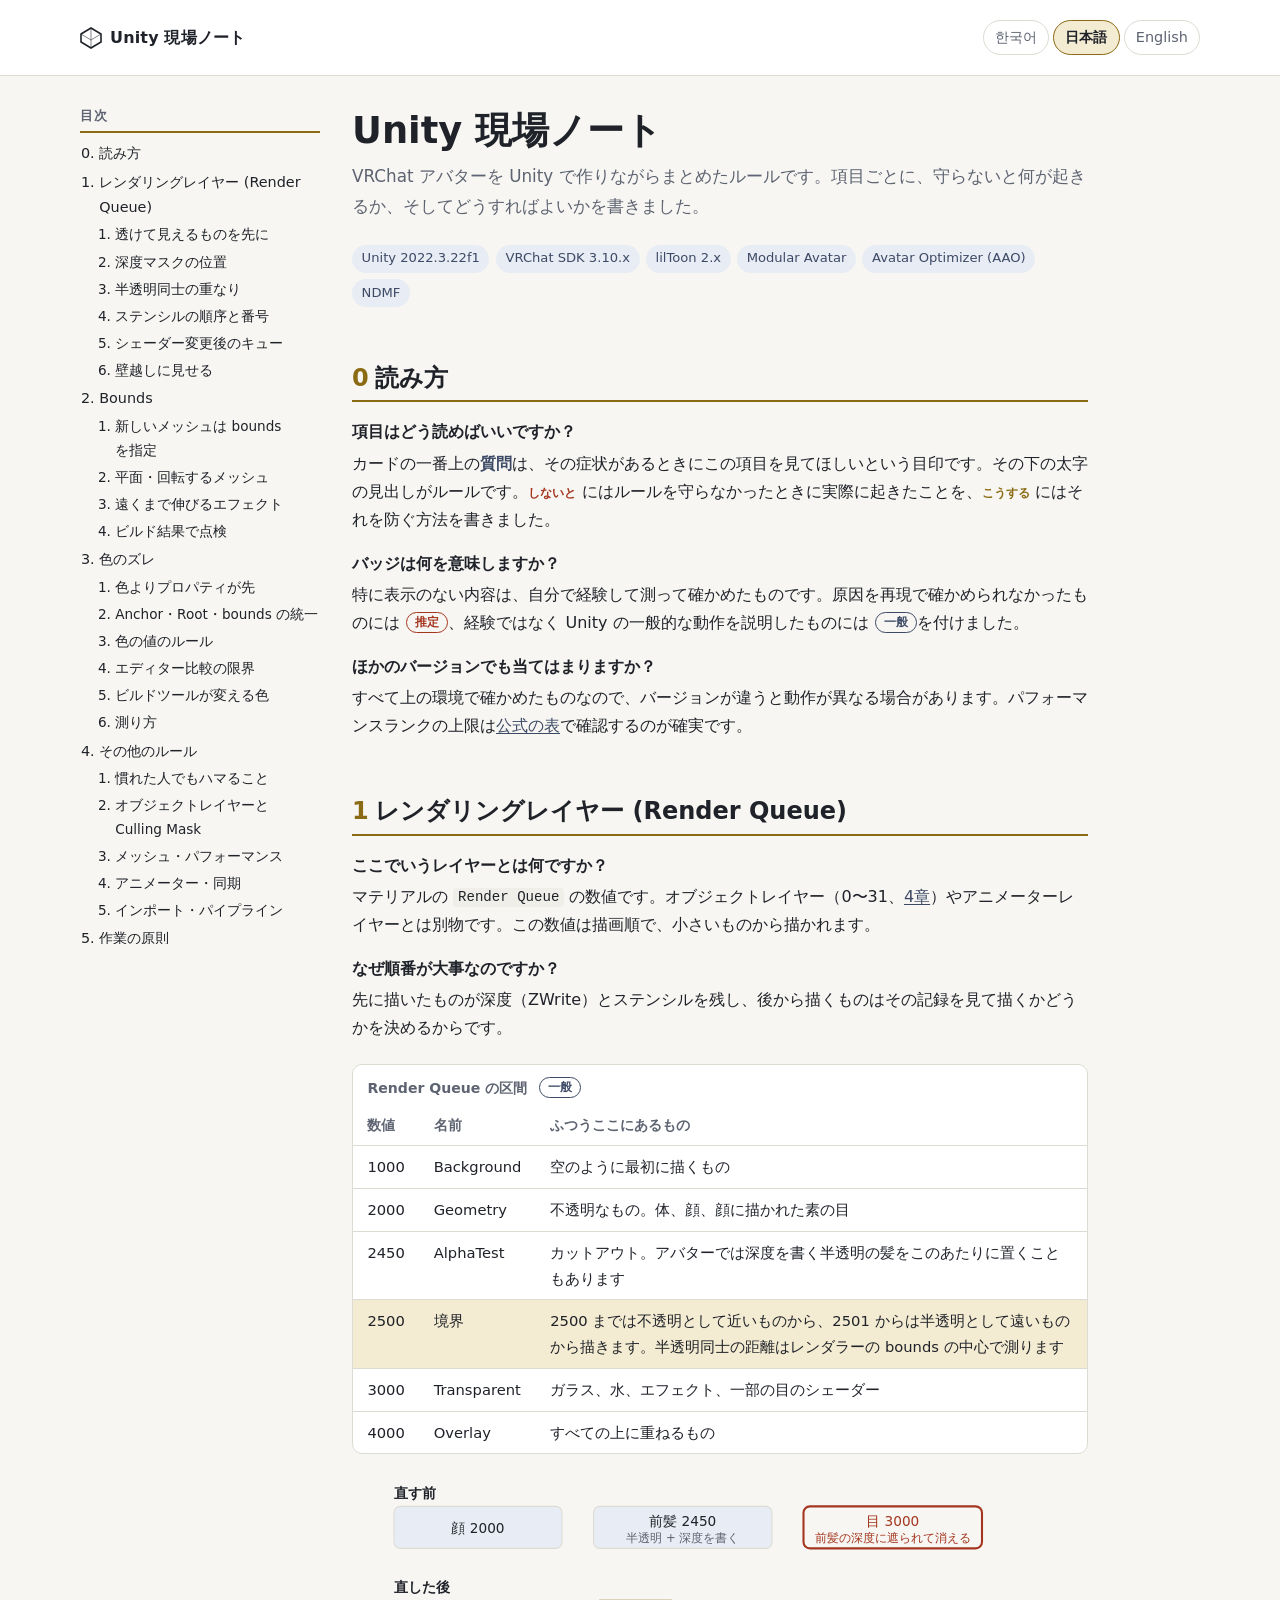
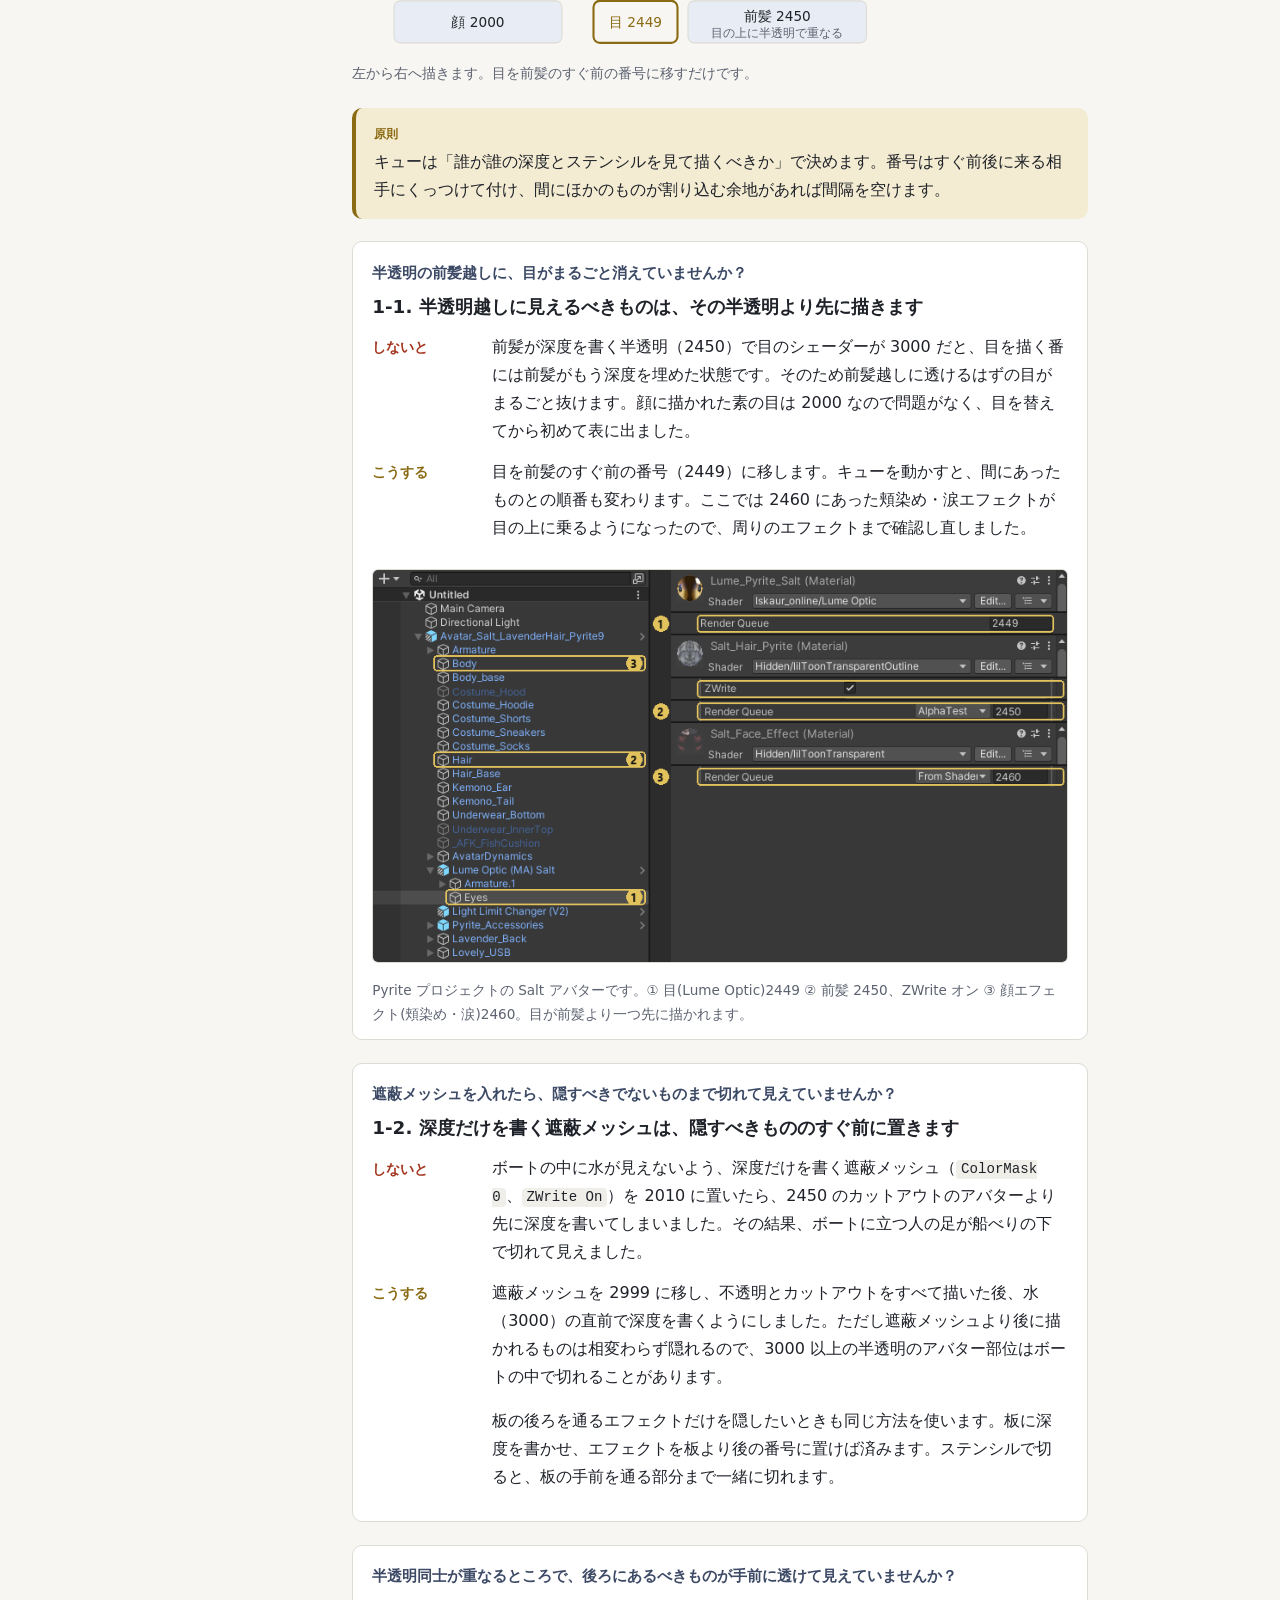
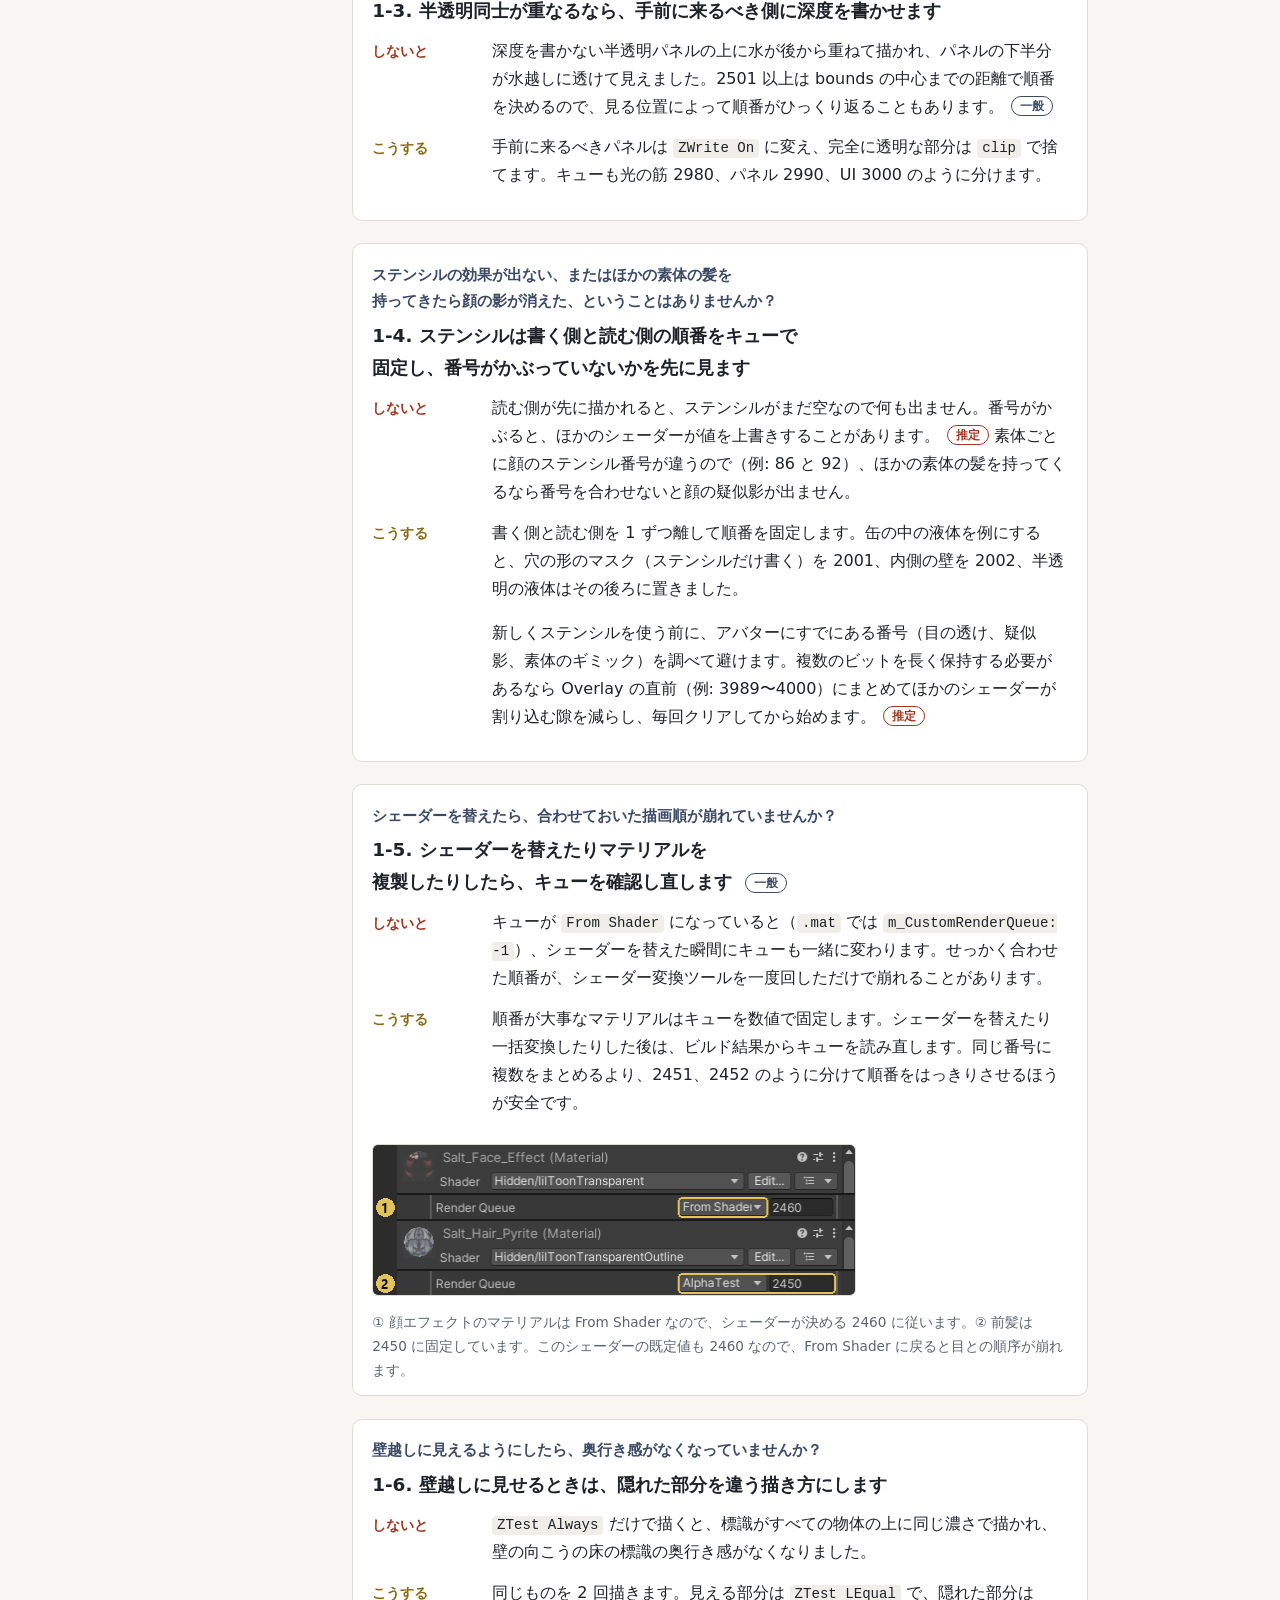
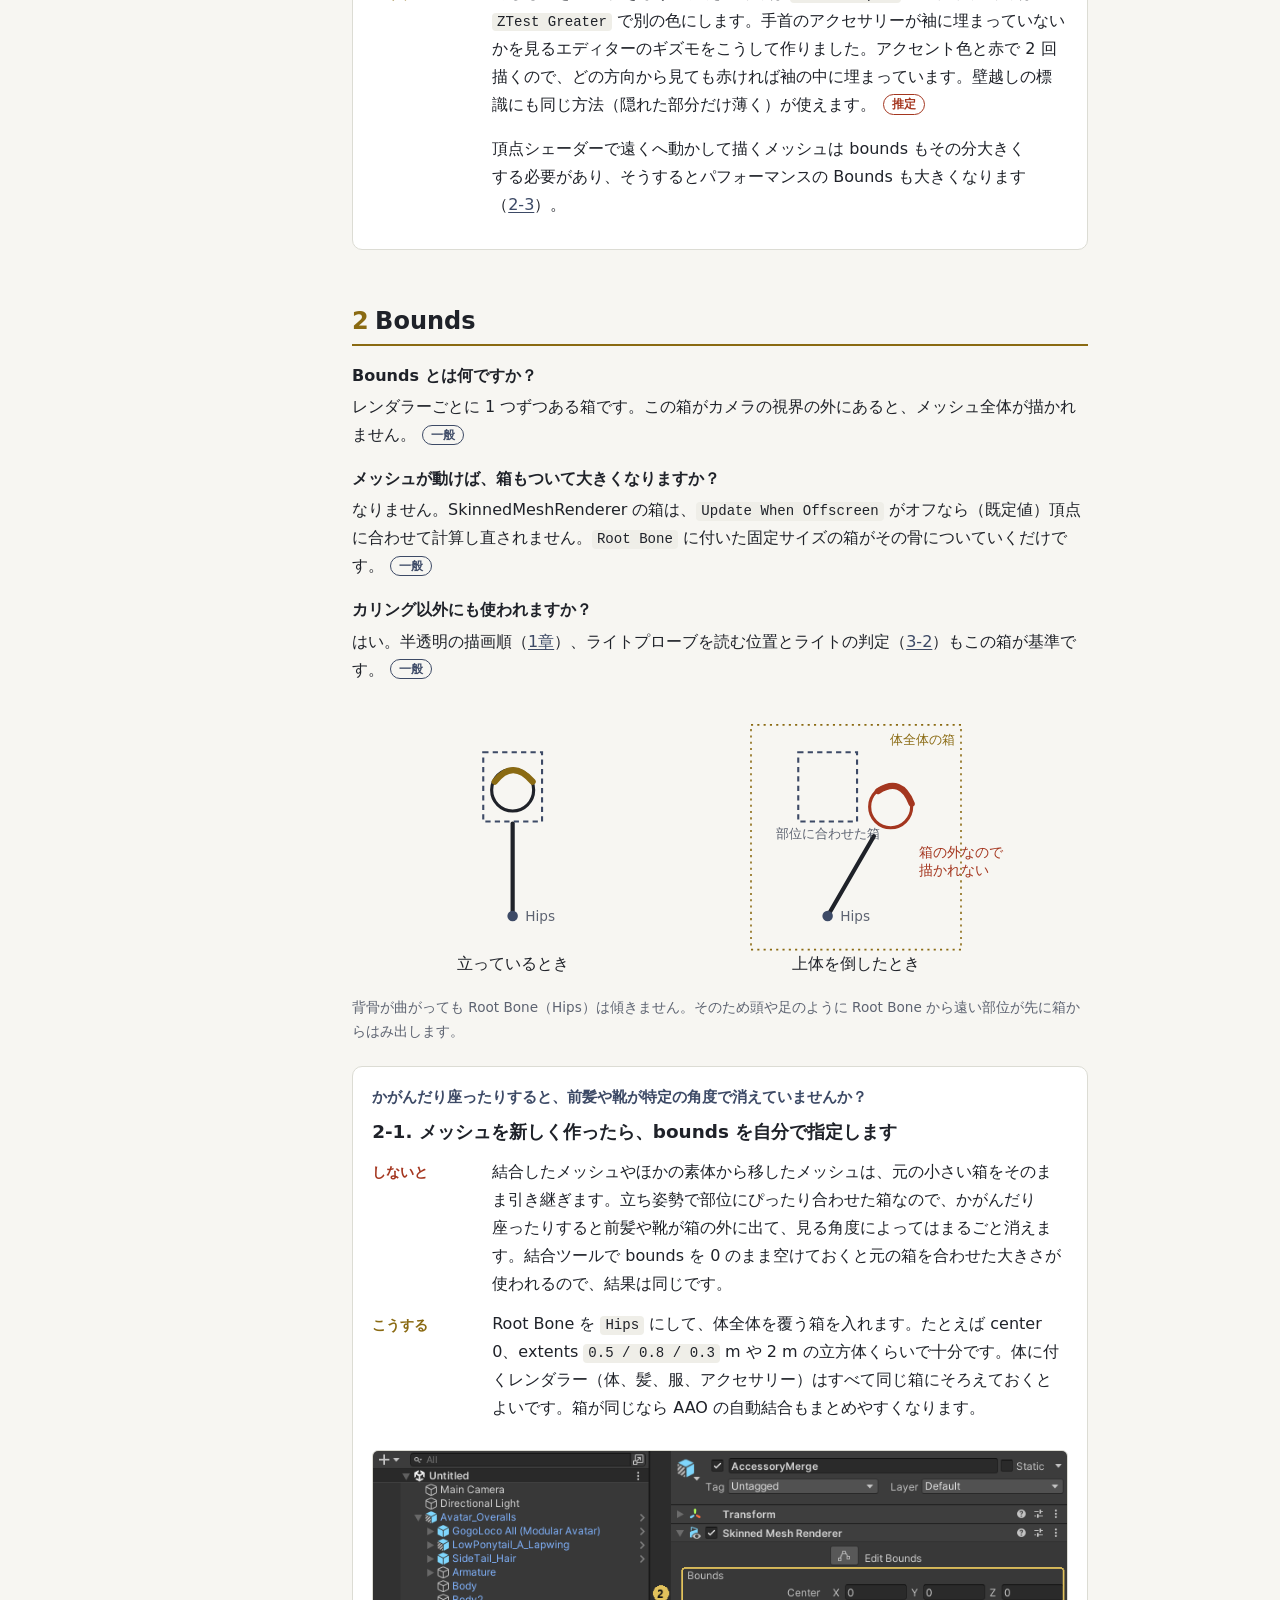
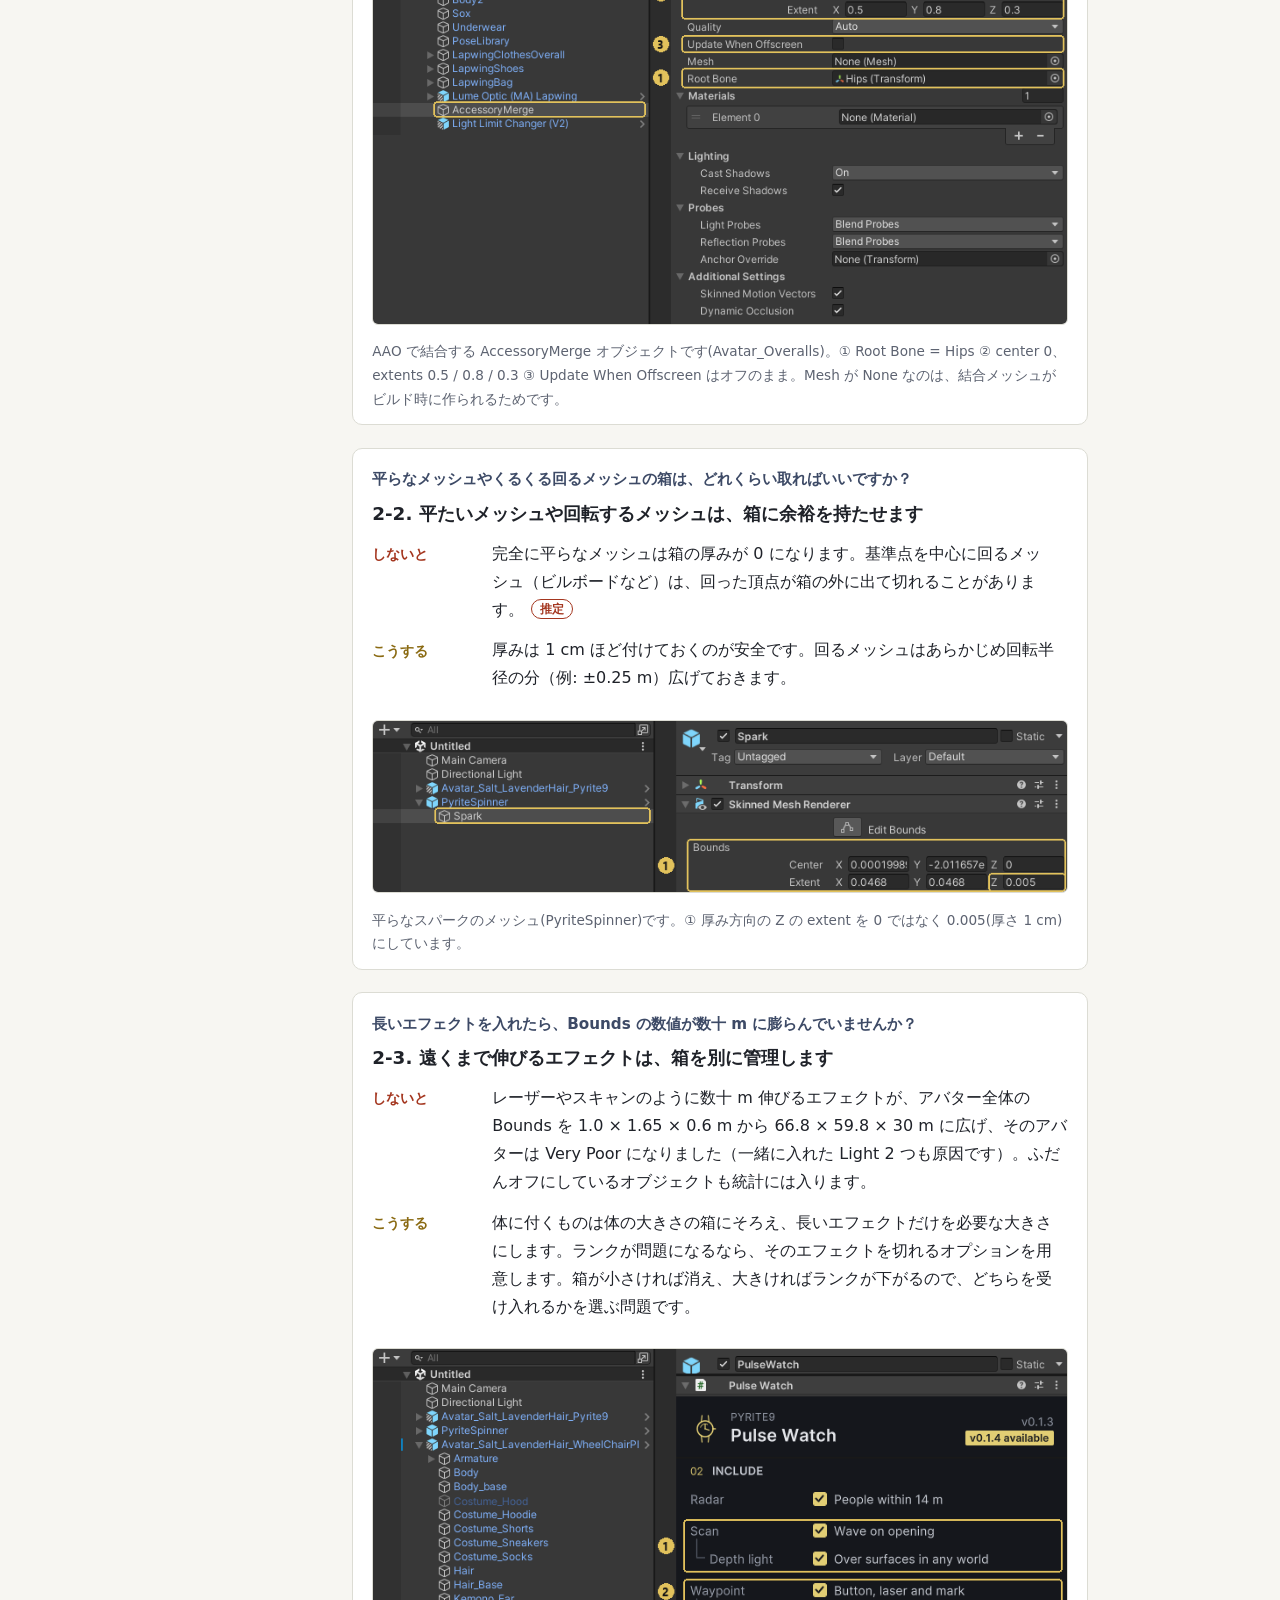
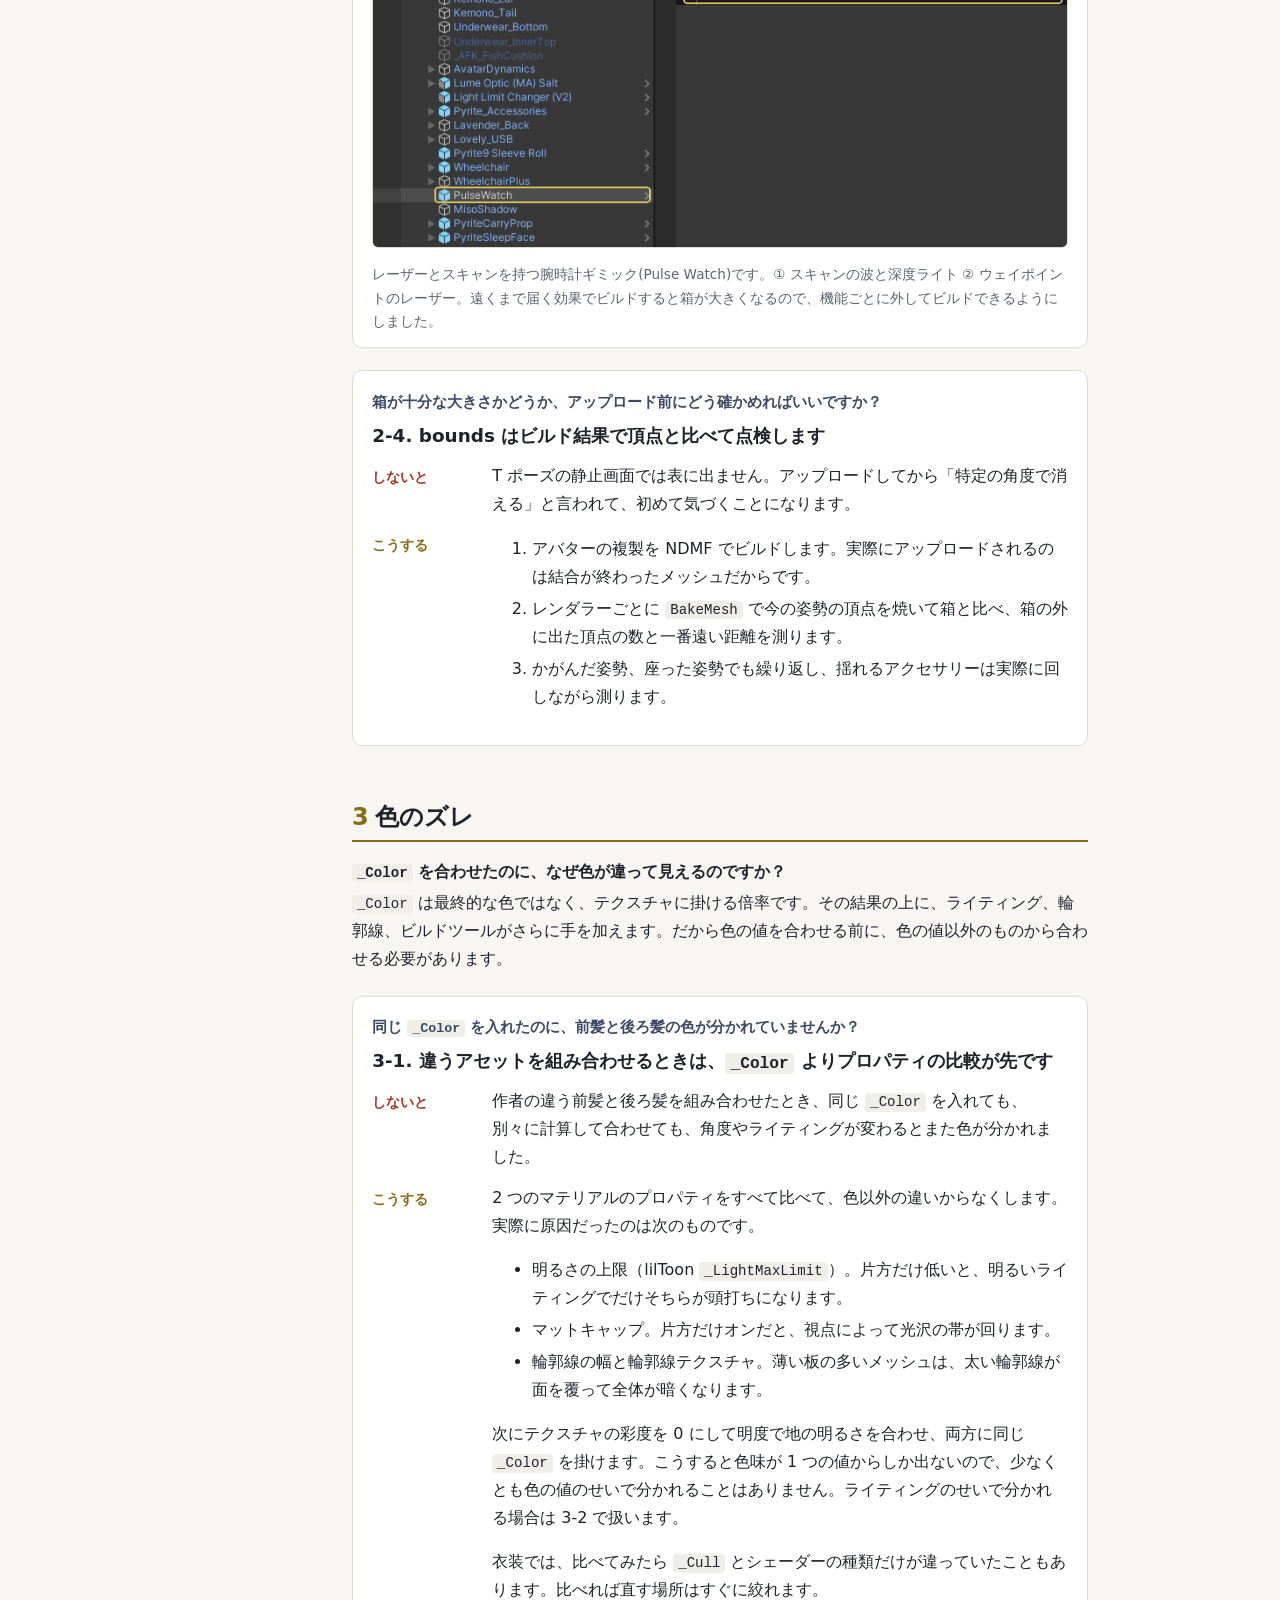
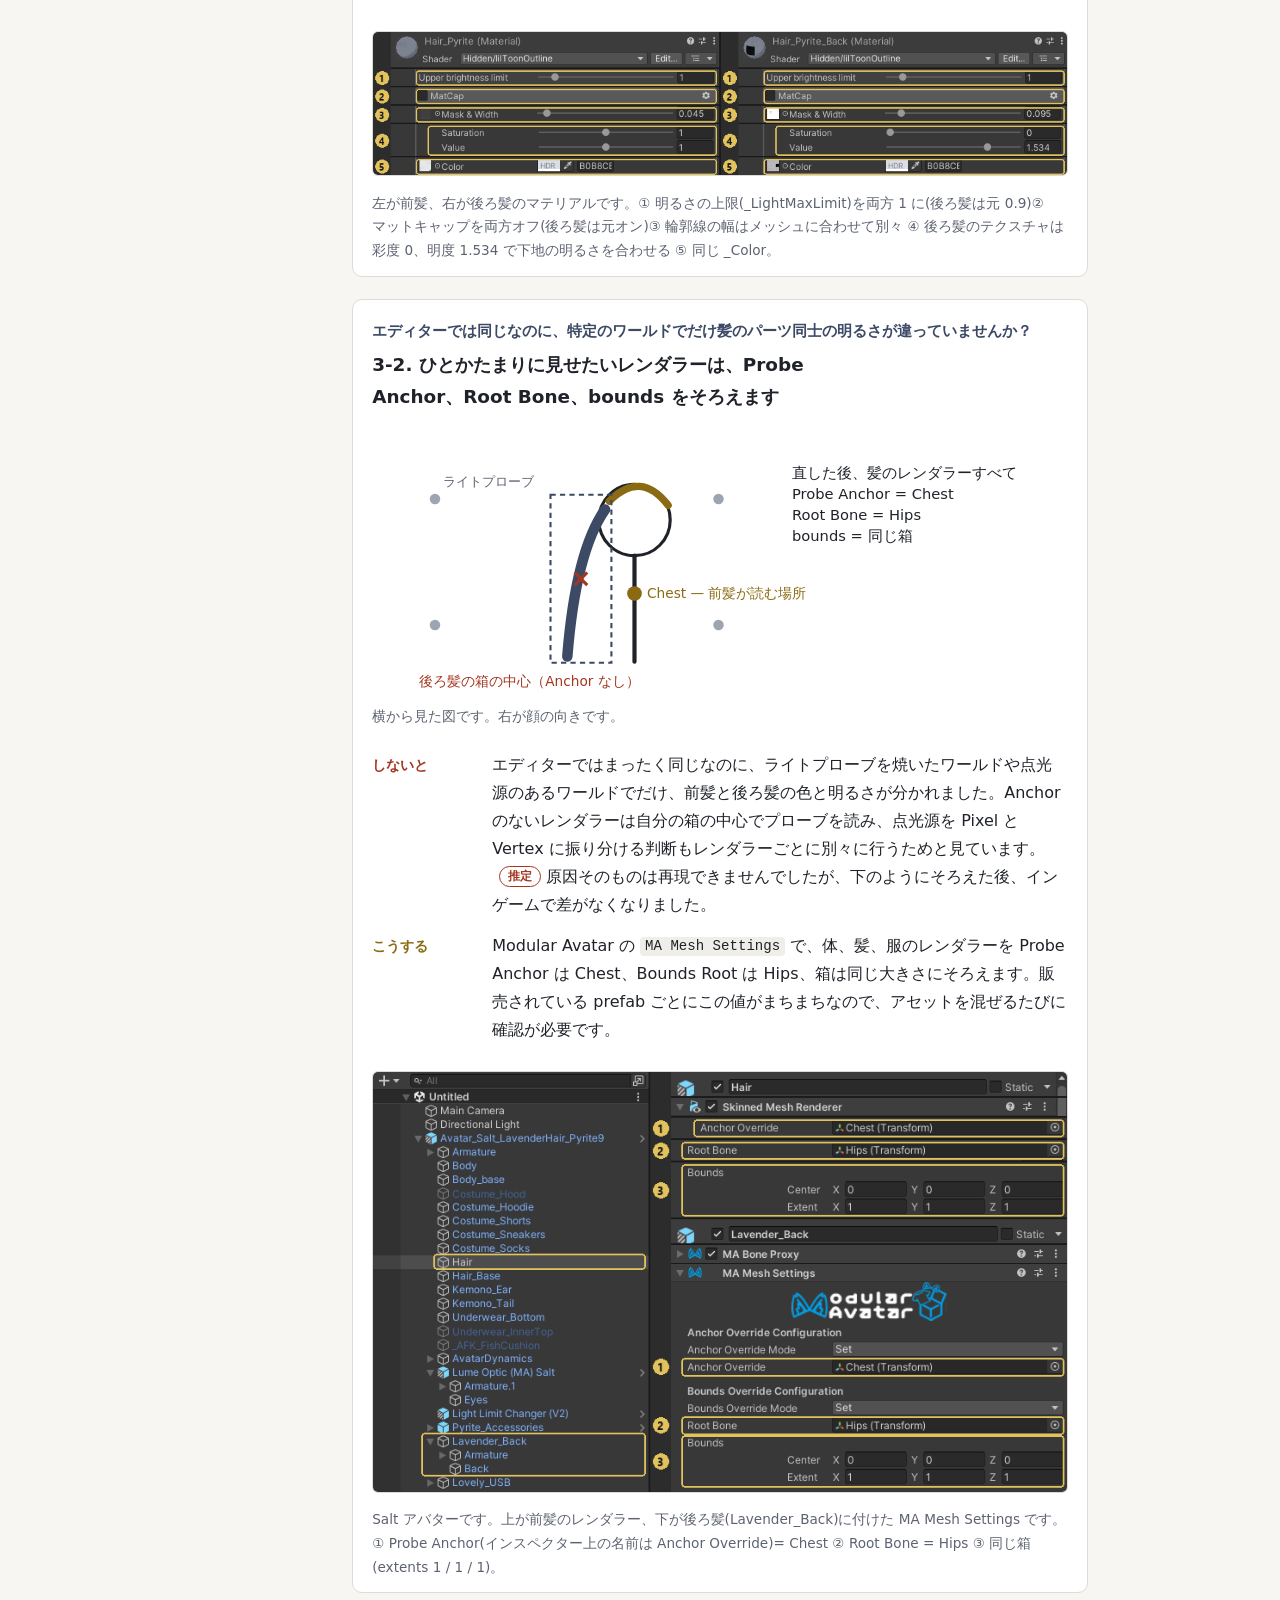
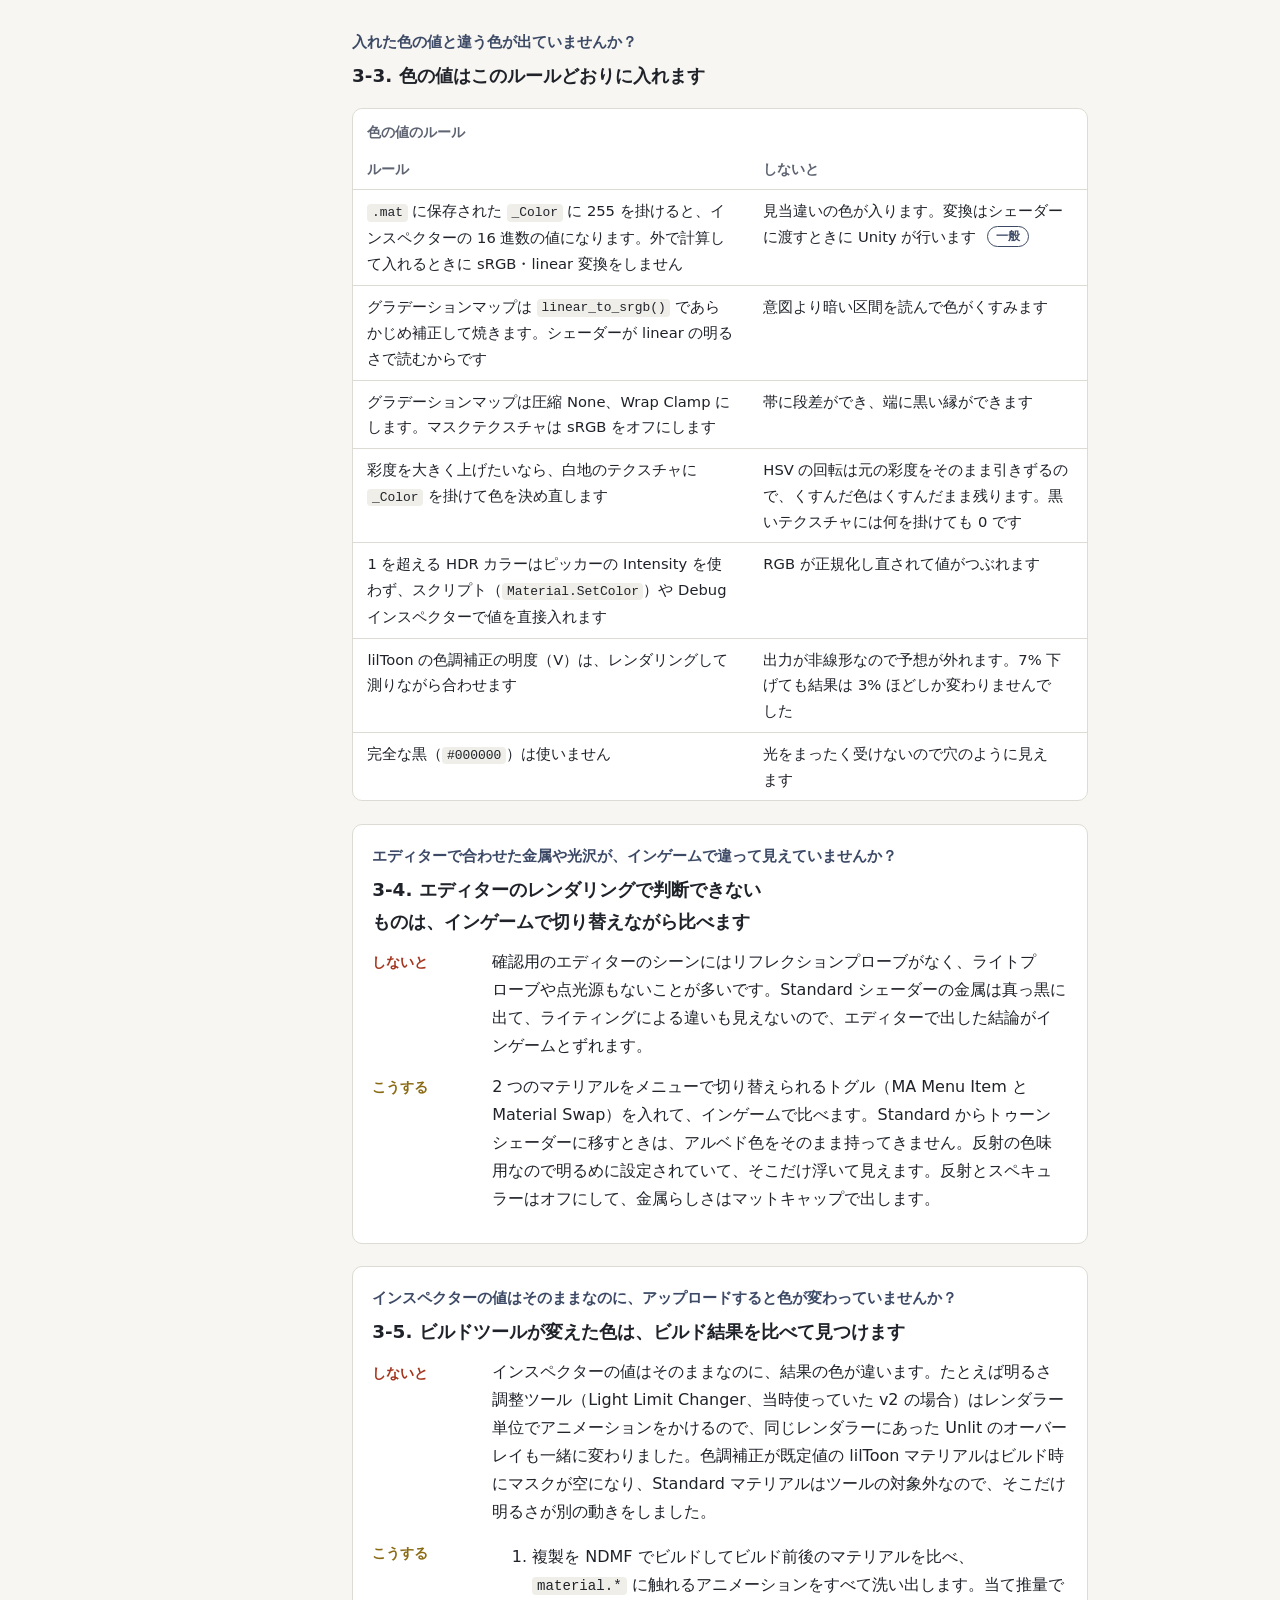
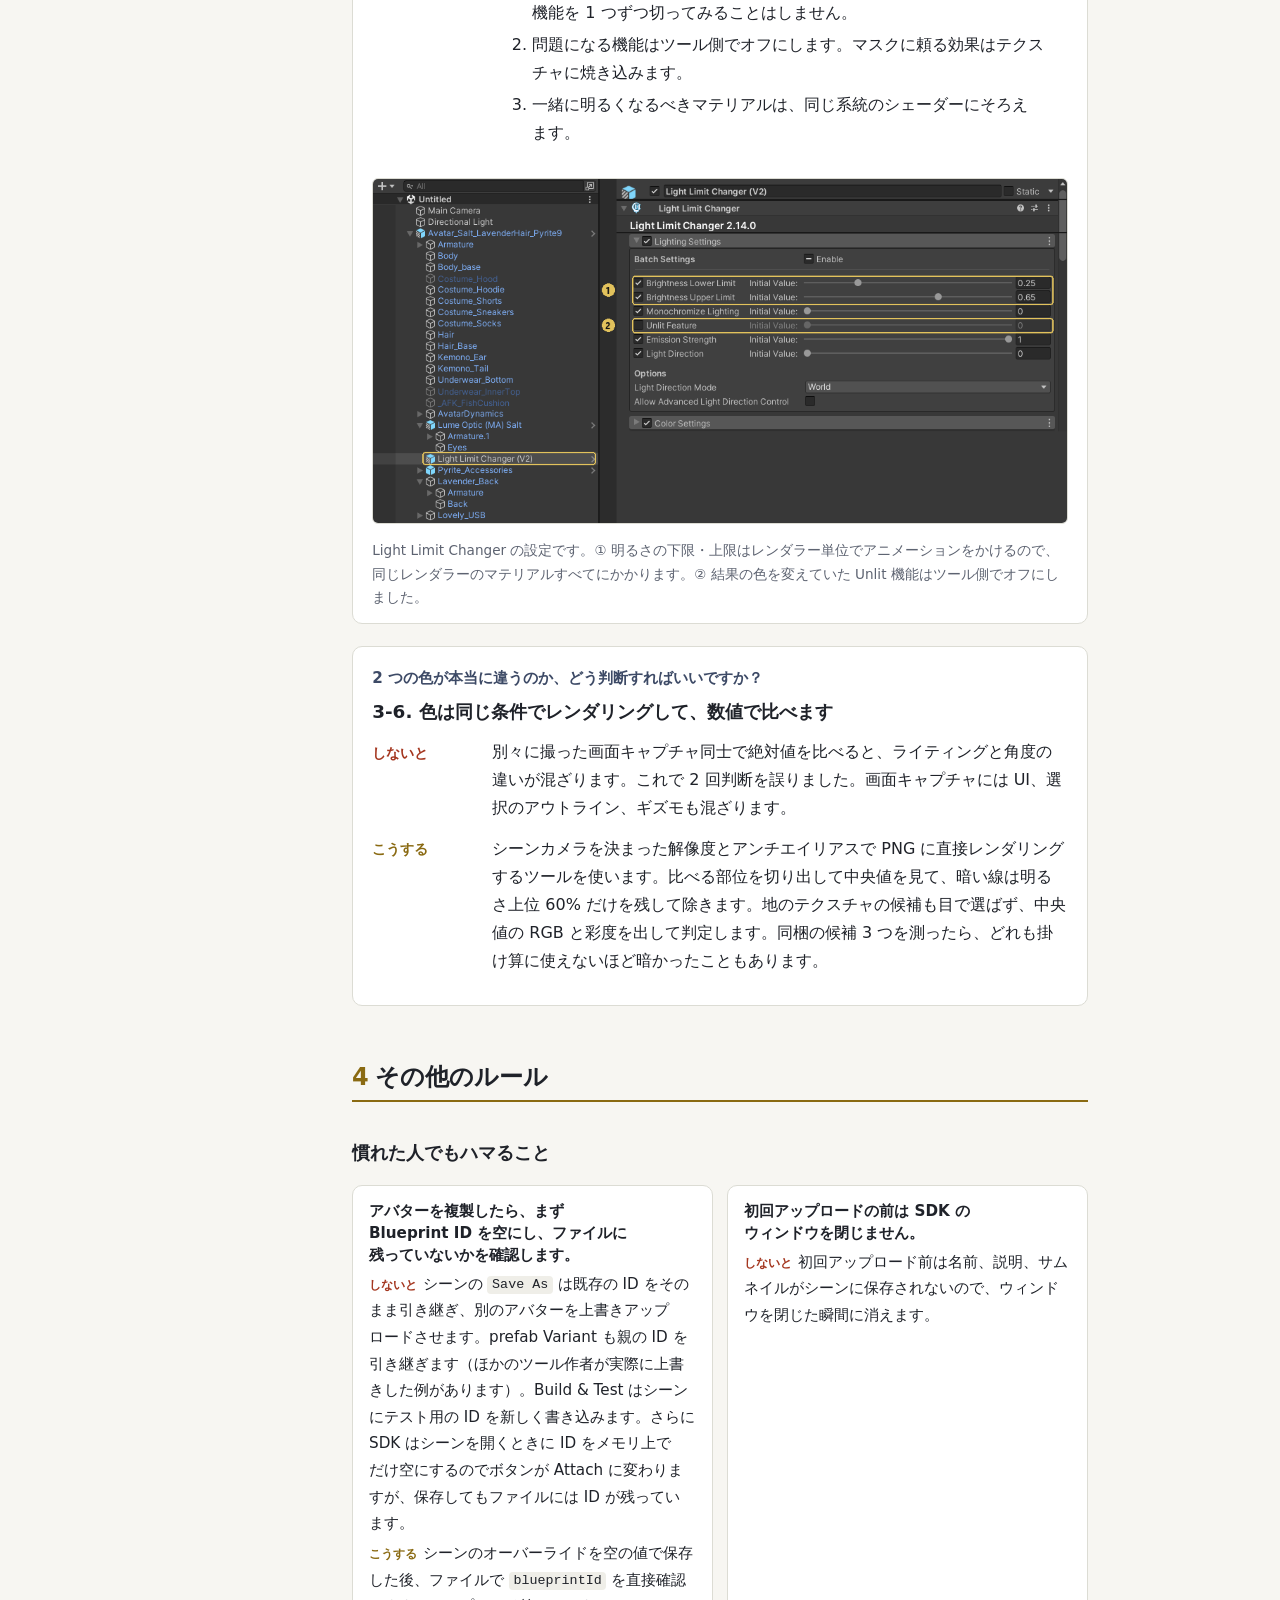
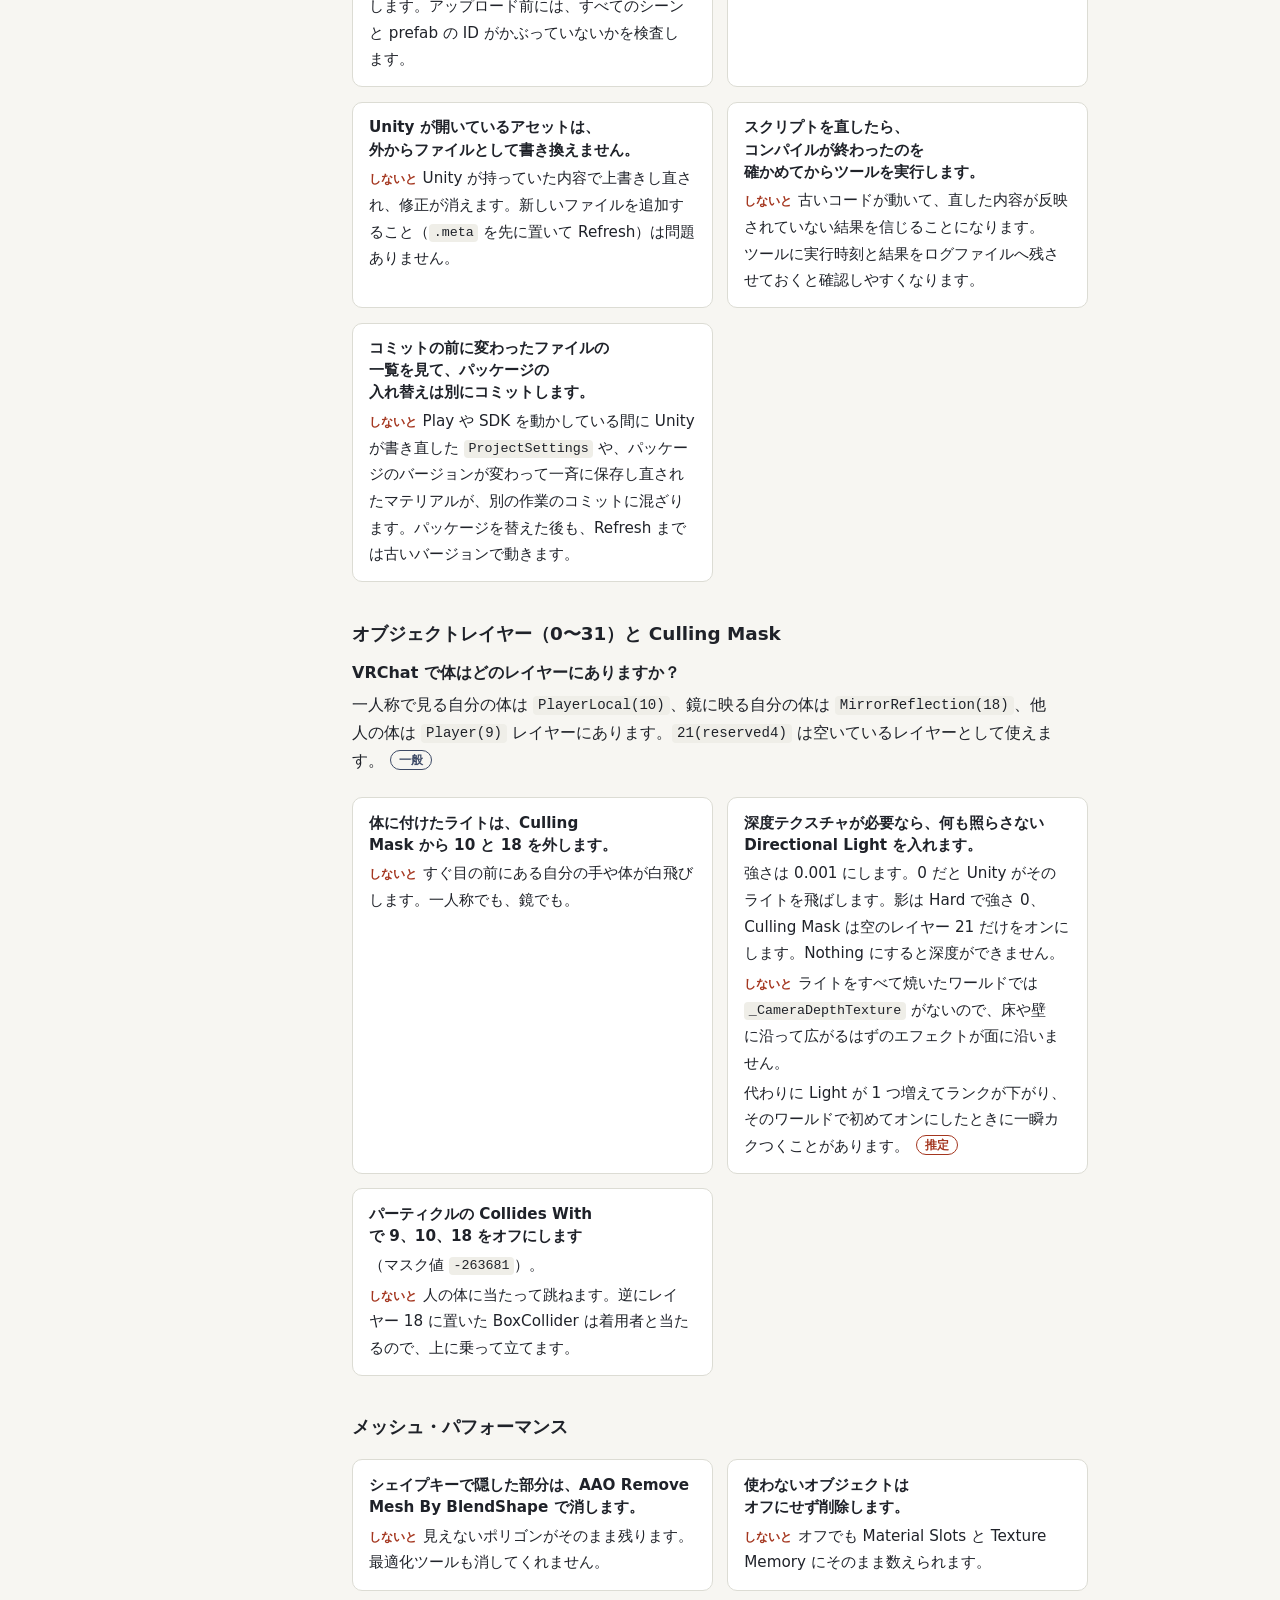
<file: ja/index.html>
<!doctype html>
<html lang="ja">
<head>
<meta charset="utf-8">
<meta name="viewport" content="width=device-width, initial-scale=1">
<meta name="color-scheme" content="light dark">
<title>Unity 現場ノート — VRChat アバター制作の方法論</title>
<meta name="description" content="VRChat アバターを Unity で作るときに守っているルール。Render Queue、bounds、色のズレ、慣れた人でもハマる落とし穴を「やらないとどうなるか」と「どうするか」でまとめました。">
<link rel="alternate" hreflang="ko" href="../">
<link rel="alternate" hreflang="ja" href="./">
<link rel="alternate" hreflang="en" href="../en/">
<link rel="stylesheet" href="../style.css">
</head>
<body>
<a class="skip-link" href="#main">本文へスキップ</a>

<header class="site-header">
  <div class="inner">
    <a class="brand" href="./">
      <svg width="22" height="22" viewBox="0 0 22 22" aria-hidden="true"><path d="M11 1 21 7v8l-10 6L1 15V7z" fill="none" stroke="currentColor" stroke-width="1.6"/><path d="M11 1v20M1 7l10 6 10-6" fill="none" stroke="currentColor" stroke-width="1" opacity=".55"/></svg>
      Unity 現場ノート
    </a>
    <nav aria-label="言語">
      <ul class="lang-switch">
        <li><a href="../" hreflang="ko" lang="ko">한국어</a></li>
        <li><a href="./" hreflang="ja" lang="ja" aria-current="page">日本語</a></li>
        <li><a href="../en/" hreflang="en" lang="en">English</a></li>
      </ul>
    </nav>
  </div>
</header>

<div class="layout">
  <nav class="toc" aria-labelledby="toc-title">
    <h2 id="toc-title">目次</h2>
    <ol start="0">
      <li><a href="#about">読み方</a></li>
      <li><a href="#layers">レンダリングレイヤー (Render Queue)</a>
        <ol>
          <li><a href="#l1">透けて見えるものを先に</a></li>
          <li><a href="#l2">深度マスクの位置</a></li>
          <li><a href="#l3">半透明同士の重なり</a></li>
          <li><a href="#l4">ステンシルの順序と番号</a></li>
          <li><a href="#l5">シェーダー変更後のキュー</a></li>
          <li><a href="#l6">壁越しに見せる</a></li>
        </ol>
      </li>
      <li><a href="#bounds">Bounds</a>
        <ol>
          <li><a href="#b1">新しいメッシュは bounds を指定</a></li>
          <li><a href="#b2">平面・回転するメッシュ</a></li>
          <li><a href="#b3">遠くまで伸びるエフェクト</a></li>
          <li><a href="#b4">ビルド結果で点検</a></li>
        </ol>
      </li>
      <li><a href="#color">色のズレ</a>
        <ol>
          <li><a href="#c1">色よりプロパティが先</a></li>
          <li><a href="#c2">Anchor・Root・bounds の統一</a></li>
          <li><a href="#c3">色の値のルール</a></li>
          <li><a href="#c4">エディター比較の限界</a></li>
          <li><a href="#c5">ビルドツールが変える色</a></li>
          <li><a href="#c6">測り方</a></li>
        </ol>
      </li>
      <li><a href="#pitfalls">その他のルール</a>
        <ol>
          <li><a href="#p-hard">慣れた人でもハマること</a></li>
          <li><a href="#p-layer">オブジェクトレイヤーと Culling Mask</a></li>
          <li><a href="#p-mesh">メッシュ・パフォーマンス</a></li>
          <li><a href="#p-anim">アニメーター・同期</a></li>
          <li><a href="#p-import">インポート・パイプライン</a></li>
        </ol>
      </li>
      <li><a href="#workflow">作業の原則</a></li>
    </ol>
  </nav>

  <main id="main">
    <h1>Unity 現場ノート</h1>
    <p class="lede">VRChat アバターを Unity で作りながらまとめたルールです。項目ごとに、守らないと何が起きるか、そしてどうすればよいかを書きました。</p>
    <ul class="meta" aria-label="環境">
      <li>Unity 2022.3.22f1</li>
      <li>VRChat SDK 3.10.x</li>
      <li>lilToon 2.x</li>
      <li>Modular Avatar</li>
      <li>Avatar Optimizer (AAO)</li>
      <li>NDMF</li>
    </ul>

    <section id="about" aria-labelledby="about-h">
      <h2 id="about-h"><span class="num">0</span>読み方</h2>
      <dl class="qa">
        <dt>項目はどう読めばいいですか？</dt>
        <dd>カードの一番上の<span class="ask">質問</span>は、その症状があるときにこの項目を見てほしいという目印です。その下の太字の見出しがルールです。<strong class="tag-bad">しないと</strong>にはルールを守らなかったときに実際に起きたことを、<strong class="tag-do">こうする</strong>にはそれを防ぐ方法を書きました。</dd>
        <dt>バッジは何を意味しますか？</dt>
        <dd>特に表示のない内容は、自分で経験して測って確かめたものです。原因を再現で確かめられなかったものには<span class="badge est">推定</span>、経験ではなく Unity の一般的な動作を説明したものには<span class="badge gen">一般</span>を付けました。</dd>
        <dt>ほかのバージョンでも当てはまりますか？</dt>
        <dd>すべて上の環境で確かめたものなので、バージョンが違うと動作が異なる場合があります。パフォーマンスランクの上限は<a href="https://creators.vrchat.com/avatars/avatar-performance-ranking-system/">公式の表</a>で確認するのが確実です。</dd>
      </dl>
    </section>

    <!-- ===================================================== -->
    <section id="layers" aria-labelledby="layers-h">
      <h2 id="layers-h"><span class="num">1</span>レンダリングレイヤー (Render Queue)</h2>
      <dl class="qa">
        <dt>ここでいうレイヤーとは何ですか？</dt>
        <dd>マテリアルの <code>Render Queue</code> の数値です。オブジェクトレイヤー（0〜31、<a href="#p-layer">4章</a>）やアニメーターレイヤーとは別物です。この数値は描画順で、小さいものから描かれます。</dd>
        <dt>なぜ順番が大事なのですか？</dt>
        <dd>先に描いたものが深度（ZWrite）とステンシルを残し、後から描くものはその記録を見て描くかどうかを決めるからです。</dd>
      </dl>
      <div class="table-wrapper" tabindex="0" role="region" aria-labelledby="cap-queue">
        <table class="nowrap-2 stack queue">
          <caption id="cap-queue">Render Queue の区間 <span class="badge gen">一般</span></caption>
          <thead><tr><th class="num">数値</th><th>名前</th><th>ふつうここにあるもの</th></tr></thead>
          <tbody>
            <tr><td class="num">1000</td><td>Background</td><td>空のように最初に描くもの</td></tr>
            <tr><td class="num">2000</td><td>Geometry</td><td>不透明なもの。体、顔、顔に描かれた素の目</td></tr>
            <tr><td class="num">2450</td><td>AlphaTest</td><td>カットアウト。アバターでは深度を書く半透明の髪をこのあたりに置くこともあります</td></tr>
            <tr class="hl"><td class="num">2500</td><td>境界</td><td>2500 までは不透明として近いものから、2501 からは半透明として遠いものから描きます。半透明同士の距離はレンダラーの bounds の中心で測ります</td></tr>
            <tr><td class="num">3000</td><td>Transparent</td><td>ガラス、水、エフェクト、一部の目のシェーダー</td></tr>
            <tr><td class="num">4000</td><td>Overlay</td><td>すべての上に重ねるもの</td></tr>
          </tbody>
        </table>
      </div>
      <figure>
        <div class="fig-scroll" tabindex="0" role="region" aria-labelledby="fig-queue-t"><svg viewBox="0 66 640 170" role="img" aria-labelledby="fig-queue-t fig-queue-d">
          <title id="fig-queue-t">目のシェーダーのキューを前髪の直前に移すと、前髪越しに目が見えます</title>
          <desc id="fig-queue-d">直す前は顔 2000、前髪 2450、目 3000 の順に描くので、目が前髪の残した深度に遮られます。直した後は顔 2000、目 2449、前髪 2450 の順なので、前髪が目の上に半透明で重なります。</desc>
          <text class="svg-text" x="40" y="86" font-size="13" font-weight="700">直す前</text>
          <rect x="40" y="94" width="160" height="40" rx="6" class="svg-soft" stroke="var(--line)"/>
          <text class="svg-text" x="120" y="119" font-size="13" text-anchor="middle">顔 2000</text>
          <rect x="230" y="94" width="170" height="40" rx="6" class="svg-soft" stroke="var(--line)"/>
          <text class="svg-text" x="315" y="113" font-size="13" text-anchor="middle">前髪 2450</text>
          <text class="svg-muted" x="315" y="128" font-size="11" text-anchor="middle">半透明 + 深度を書く</text>
          <rect x="430" y="94" width="170" height="40" rx="6" fill="none" stroke="var(--warn)" stroke-width="2"/>
          <text class="svg-warn" x="515" y="113" font-size="13" text-anchor="middle">目 3000</text>
          <text class="svg-warn" x="515" y="128" font-size="11" text-anchor="middle">前髪の深度に遮られて消える</text>
          <text class="svg-text" x="40" y="176" font-size="13" font-weight="700">直した後</text>
          <rect x="40" y="184" width="160" height="40" rx="6" class="svg-soft" stroke="var(--line)"/>
          <text class="svg-text" x="120" y="209" font-size="13" text-anchor="middle">顔 2000</text>
          <rect x="230" y="184" width="80" height="40" rx="6" fill="none" stroke="var(--accent)" stroke-width="2"/>
          <text class="svg-accent" x="270" y="209" font-size="13" text-anchor="middle">目 2449</text>
          <rect x="320" y="184" width="170" height="40" rx="6" class="svg-soft" stroke="var(--line)"/>
          <text class="svg-text" x="405" y="203" font-size="13" text-anchor="middle">前髪 2450</text>
          <text class="svg-muted" x="405" y="218" font-size="11" text-anchor="middle">目の上に半透明で重なる</text>
        </svg></div>
        <figcaption>左から右へ描きます。目を前髪のすぐ前の番号に移すだけです。<span class="fig-hint">狭い画面では図を横にスクロールして見てください。</span></figcaption>
      </figure>
      <div class="rule">
        <span class="label">原則</span>
        <p>キューは「誰が誰の深度とステンシルを見て描くべきか」で決めます。番号はすぐ前後に来る相手にくっつけて付け、間にほかのものが割り込む余地があれば間隔を空けます。</p>
      </div>

      <article class="case" id="l1">
        <p class="ask">半透明の前髪越しに、目がまるごと消えていませんか？</p>
        <h3>1-1. 半透明越しに見えるべきものは、その半透明より先に描きます</h3>
        <dl>
          <dt class="bad">しないと</dt><dd>前髪が深度を書く半透明（2450）で目のシェーダーが 3000 だと、目を描く番には前髪がもう深度を埋めた状態です。そのため前髪越しに透けるはずの目がまるごと抜けます。顔に描かれた素の目は 2000 なので問題がなく、目を替えてから初めて表に出ました。</dd>
          <dt class="do">こうする</dt><dd>目を前髪のすぐ前の番号（2449）に移します。キューを動かすと、間にあったものとの順番も変わります。ここでは 2460 にあった頬染め・涙エフェクトが目の上に乗るようになったので、周りのエフェクトまで確認し直しました。</dd>
        </dl>
        <figure class="shot">
          <a href="../img/l1.png"><img src="../img/l1.png" width="806" height="456" alt="Salt アバターのヒエラルキーと、3 つのマテリアルの Render Queue 欄" loading="lazy" decoding="async"></a>
          <figcaption>Pyrite プロジェクトの Salt アバターです。① 目(Lume Optic)2449 ② 前髪 2450、ZWrite オン ③ 顔エフェクト(頬染め・涙)2460。目が前髪より一つ先に描かれます。<span class="fig-hint"> タップすると原寸で見られます。</span></figcaption>
        </figure>
      </article>

      <article class="case" id="l2">
        <p class="ask">遮蔽メッシュを入れたら、隠すべきでないものまで切れて見えていませんか？</p>
        <h3>1-2. 深度だけを書く遮蔽メッシュは、隠すべきもののすぐ前に置きます</h3>
        <dl>
          <dt class="bad">しないと</dt><dd>ボートの中に水が見えないよう、深度だけを書く遮蔽メッシュ（<code>ColorMask 0</code>、<code>ZWrite On</code>）を 2010 に置いたら、2450 のカットアウトのアバターより先に深度を書いてしまいました。その結果、ボートに立つ人の足が船べりの下で切れて見えました。</dd>
          <dt class="do">こうする</dt><dd>
            <p>遮蔽メッシュを 2999 に移し、不透明とカットアウトをすべて描いた後、水（3000）の直前で深度を書くようにしました。ただし遮蔽メッシュより後に描かれるものは相変わらず隠れるので、3000 以上の半透明のアバター部位はボートの中で切れることがあります。</p>
            <p>板の後ろを通るエフェクトだけを隠したいときも同じ方法を使います。板に深度を書かせ、エフェクトを板より後の番号に置けば済みます。ステンシルで切ると、板の手前を通る部分まで一緒に切れます。</p>
          </dd>
        </dl>
      </article>

      <article class="case" id="l3">
        <p class="ask">半透明同士が重なるところで、後ろにあるべきものが手前に透けて見えていませんか？</p>
        <h3>1-3. 半透明同士が重なるなら、手前に来るべき側に深度を書かせます</h3>
        <dl>
          <dt class="bad">しないと</dt><dd>深度を書かない半透明パネルの上に水が後から重ねて描かれ、パネルの下半分が水越しに透けて見えました。2501 以上は bounds の中心までの距離で順番を決めるので、見る位置によって順番がひっくり返ることもあります。<span class="badge gen">一般</span></dd>
          <dt class="do">こうする</dt><dd>手前に来るべきパネルは <code>ZWrite On</code> に変え、完全に透明な部分は <code>clip</code> で捨てます。キューも光の筋 2980、パネル 2990、UI 3000 のように分けます。</dd>
        </dl>
      </article>

      <article class="case" id="l4">
        <p class="ask">ステンシルの効果が出ない、またはほかの素体の髪を持ってきたら顔の影が消えた、ということはありませんか？</p>
        <h3>1-4. ステンシルは書く側と読む側の順番をキューで固定し、番号がかぶっていないかを先に見ます</h3>
        <dl>
          <dt class="bad">しないと</dt><dd>読む側が先に描かれると、ステンシルがまだ空なので何も出ません。番号がかぶると、ほかのシェーダーが値を上書きすることがあります。<span class="badge est">推定</span> 素体ごとに顔のステンシル番号が違うので（例: 86 と 92）、ほかの素体の髪を持ってくるなら番号を合わせないと顔の疑似影が出ません。</dd>
          <dt class="do">こうする</dt><dd>
            <p>書く側と読む側を 1 ずつ離して順番を固定します。缶の中の液体を例にすると、穴の形のマスク（ステンシルだけ書く）を 2001、内側の壁を 2002、半透明の液体はその後ろに置きました。</p>
            <p>新しくステンシルを使う前に、アバターにすでにある番号（目の透け、疑似影、素体のギミック）を調べて避けます。複数のビットを長く保持する必要があるなら Overlay の直前（例: 3989〜4000）にまとめてほかのシェーダーが割り込む隙を減らし、毎回クリアしてから始めます。<span class="badge est">推定</span></p>
          </dd>
        </dl>
      </article>

      <article class="case" id="l5">
        <p class="ask">シェーダーを替えたら、合わせておいた描画順が崩れていませんか？</p>
        <h3>1-5. シェーダーを替えたりマテリアルを複製したりしたら、キューを確認し直します <span class="badge gen">一般</span></h3>
        <dl>
          <dt class="bad">しないと</dt><dd>キューが <code>From Shader</code> になっていると（<code>.mat</code> では <code>m_CustomRenderQueue: -1</code>）、シェーダーを替えた瞬間にキューも一緒に変わります。せっかく合わせた順番が、シェーダー変換ツールを一度回しただけで崩れることがあります。</dd>
          <dt class="do">こうする</dt><dd>順番が大事なマテリアルはキューを数値で固定します。シェーダーを替えたり一括変換したりした後は、ビルド結果からキューを読み直します。同じ番号に複数をまとめるより、2451、2452 のように分けて順番をはっきりさせるほうが安全です。</dd>
        </dl>
        <figure class="shot">
          <a href="../img/l5.png"><img src="../img/l5.png" width="484" height="150" alt="From Shader のマテリアルと、数値で固定したマテリアルの Render Queue 欄" loading="lazy" decoding="async"></a>
          <figcaption>① 顔エフェクトのマテリアルは From Shader なので、シェーダーが決める 2460 に従います。② 前髪は 2450 に固定しています。このシェーダーの既定値も 2460 なので、From Shader に戻ると目との順序が崩れます。<span class="fig-hint"> タップすると原寸で見られます。</span></figcaption>
        </figure>
      </article>

      <article class="case" id="l6">
        <p class="ask">壁越しに見えるようにしたら、奥行き感がなくなっていませんか？</p>
        <h3>1-6. 壁越しに見せるときは、隠れた部分を違う描き方にします</h3>
        <dl>
          <dt class="bad">しないと</dt><dd><code>ZTest Always</code> だけで描くと、標識がすべての物体の上に同じ濃さで描かれ、壁の向こうの床の標識の奥行き感がなくなりました。</dd>
          <dt class="do">こうする</dt><dd>
            <p>同じものを 2 回描きます。見える部分は <code>ZTest LEqual</code> で、隠れた部分は <code>ZTest Greater</code> で別の色にします。手首のアクセサリーが袖に埋まっていないかを見るエディターのギズモをこうして作りました。アクセント色と赤で 2 回描くので、どの方向から見ても赤ければ袖の中に埋まっています。壁越しの標識にも同じ方法（隠れた部分だけ薄く）が使えます。<span class="badge est">推定</span></p>
            <p>頂点シェーダーで遠くへ動かして描くメッシュは bounds もその分大きくする必要があり、そうするとパフォーマンスの Bounds も大きくなります（<a href="#b3">2-3</a>）。</p>
          </dd>
        </dl>
      </article>
    </section>

    <!-- ===================================================== -->
    <section id="bounds" aria-labelledby="bounds-h">
      <h2 id="bounds-h"><span class="num">2</span>Bounds</h2>
      <dl class="qa">
        <dt>Bounds とは何ですか？</dt>
        <dd>レンダラーごとに 1 つずつある箱です。この箱がカメラの視界の外にあると、メッシュ全体が描かれません。<span class="badge gen">一般</span></dd>
        <dt>メッシュが動けば、箱もついて大きくなりますか？</dt>
        <dd>なりません。SkinnedMeshRenderer の箱は、<code>Update When Offscreen</code> がオフなら（既定値）頂点に合わせて計算し直されません。<code>Root Bone</code> に付いた固定サイズの箱がその骨についていくだけです。<span class="badge gen">一般</span></dd>
        <dt>カリング以外にも使われますか？</dt>
        <dd>はい。半透明の描画順（<a href="#layers">1章</a>）、ライトプローブを読む位置とライトの判定（<a href="#c2">3-2</a>）もこの箱が基準です。<span class="badge gen">一般</span></dd>
      </dl>
      <figure>
        <div class="fig-scroll" tabindex="0" role="region" aria-labelledby="fig-merge-t"><svg viewBox="0 0 640 270" role="img" aria-labelledby="fig-merge-t fig-merge-d">
          <title id="fig-merge-t">箱は Hips に固定されているので、上体を倒すと頭が箱の外に出ます</title>
          <desc id="fig-merge-d">左: 立っているときは、頭にぴったり合った箱の中に頭があります。右: 上体を倒しても箱はそのままなので、頭が外に出ます。体全体の大きさの箱に替えれば、倒しても中に収まります。</desc>
          <rect class="svg-box" x="125" y="44" width="56" height="66" stroke-width="2" stroke-dasharray="5 4"/>
          <line class="svg-line" x1="153" y1="200" x2="153" y2="112" stroke-width="4" stroke-linecap="round"/>
          <circle cx="153" cy="80" r="20" fill="none" class="svg-line" stroke-width="3"/>
          <path d="M136 72 q17 -22 36 0" fill="none" stroke="var(--accent)" stroke-width="6" stroke-linecap="round"/>
          <circle cx="153" cy="200" r="5" style="fill:var(--steel)"/>
          <text class="svg-muted" x="165" y="205" font-size="13">Hips</text>
          <text class="svg-text" x="153" y="250" font-size="15" text-anchor="middle">立っているとき</text>
          <rect class="svg-box-ok" x="380" y="18" width="200" height="214" stroke-width="1.5" stroke-dasharray="2 4"/>
          <text class="svg-accent" x="574" y="36" font-size="12" text-anchor="end">体全体の箱</text>
          <rect class="svg-box" x="425" y="44" width="56" height="66" stroke-width="2" stroke-dasharray="5 4"/>
          <text class="svg-muted" x="453" y="126" font-size="12" text-anchor="middle">部位に合わせた箱</text>
          <line class="svg-line" x1="453" y1="200" x2="497" y2="124" stroke-width="4" stroke-linecap="round"/>
          <circle cx="513" cy="96" r="20" fill="none" stroke="var(--warn)" stroke-width="3"/>
          <path d="M501 81 q22 -14 32 12" fill="none" stroke="var(--warn)" stroke-width="6" stroke-linecap="round"/>
          <circle cx="453" cy="200" r="5" style="fill:var(--steel)"/>
          <text class="svg-muted" x="465" y="205" font-size="13">Hips</text>
          <text class="svg-warn" x="540" y="144" font-size="13">箱の外なので</text>
          <text class="svg-warn" x="540" y="161" font-size="13">描かれない</text>
          <text class="svg-text" x="480" y="250" font-size="15" text-anchor="middle">上体を倒したとき</text>
        </svg></div>
        <figcaption>背骨が曲がっても Root Bone（Hips）は傾きません。そのため頭や足のように Root Bone から遠い部位が先に箱からはみ出します。<span class="fig-hint">狭い画面では図を横にスクロールして見てください。</span></figcaption>
      </figure>

      <article class="case" id="b1">
        <p class="ask">かがんだり座ったりすると、前髪や靴が特定の角度で消えていませんか？</p>
        <h3>2-1. メッシュを新しく作ったら、bounds を自分で指定します</h3>
        <dl>
          <dt class="bad">しないと</dt><dd>結合したメッシュやほかの素体から移したメッシュは、元の小さい箱をそのまま引き継ぎます。立ち姿勢で部位にぴったり合わせた箱なので、かがんだり座ったりすると前髪や靴が箱の外に出て、見る角度によってはまるごと消えます。結合ツールで bounds を 0 のまま空けておくと元の箱を合わせた大きさが使われるので、結果は同じです。</dd>
          <dt class="do">こうする</dt><dd>Root Bone を <code>Hips</code> にして、体全体を覆う箱を入れます。たとえば center 0、extents <code>0.5 / 0.8 / 0.3</code> m や 2 m の立方体くらいで十分です。体に付くレンダラー（体、髪、服、アクセサリー）はすべて同じ箱にそろえておくとよいです。箱が同じなら AAO の自動結合もまとめやすくなります。</dd>
        </dl>
        <figure class="shot">
          <a href="../img/b1.png"><img src="../img/b1.png" width="806" height="550" alt="AccessoryMerge オブジェクトの Skinned Mesh Renderer インスペクター" loading="lazy" decoding="async"></a>
          <figcaption>AAO で結合する AccessoryMerge オブジェクトです(Avatar_Overalls)。① Root Bone = Hips ② center 0、extents 0.5 / 0.8 / 0.3 ③ Update When Offscreen はオフのまま。Mesh が None なのは、結合メッシュがビルド時に作られるためです。<span class="fig-hint"> タップすると原寸で見られます。</span></figcaption>
        </figure>
      </article>

      <article class="case" id="b2">
        <p class="ask">平らなメッシュやくるくる回るメッシュの箱は、どれくらい取ればいいですか？</p>
        <h3>2-2. 平たいメッシュや回転するメッシュは、箱に余裕を持たせます</h3>
        <dl>
          <dt class="bad">しないと</dt><dd>完全に平らなメッシュは箱の厚みが 0 になります。基準点を中心に回るメッシュ（ビルボードなど）は、回った頂点が箱の外に出て切れることがあります。<span class="badge est">推定</span></dd>
          <dt class="do">こうする</dt><dd>厚みは 1 cm ほど付けておくのが安全です。回るメッシュはあらかじめ回転半径の分（例: ±0.25 m）広げておきます。</dd>
        </dl>
        <figure class="shot">
          <a href="../img/b2.png"><img src="../img/b2.png" width="792" height="196" alt="平らなスパークメッシュの Bounds 欄" loading="lazy" decoding="async"></a>
          <figcaption>平らなスパークのメッシュ(PyriteSpinner)です。① 厚み方向の Z の extent を 0 ではなく 0.005(厚さ 1 cm)にしています。<span class="fig-hint"> タップすると原寸で見られます。</span></figcaption>
        </figure>
      </article>

      <article class="case" id="b3">
        <p class="ask">長いエフェクトを入れたら、Bounds の数値が数十 m に膨らんでいませんか？</p>
        <h3>2-3. 遠くまで伸びるエフェクトは、箱を別に管理します</h3>
        <dl>
          <dt class="bad">しないと</dt><dd>レーザーやスキャンのように数十 m 伸びるエフェクトが、アバター全体の Bounds を 1.0 × 1.65 × 0.6 m から 66.8 × 59.8 × 30 m に広げ、そのアバターは Very Poor になりました（一緒に入れた Light 2 つも原因です）。ふだんオフにしているオブジェクトも統計には入ります。</dd>
          <dt class="do">こうする</dt><dd>体に付くものは体の大きさの箱にそろえ、長いエフェクトだけを必要な大きさにします。ランクが問題になるなら、そのエフェクトを切れるオプションを用意します。箱が小さければ消え、大きければランクが下がるので、どちらを受け入れるかを選ぶ問題です。</dd>
        </dl>
        <figure class="shot">
          <a href="../img/b3.png"><img src="../img/b3.png" width="792" height="568" alt="Pulse Watch インスペクターの機能選択欄" loading="lazy" decoding="async"></a>
          <figcaption>レーザーとスキャンを持つ腕時計ギミック(Pulse Watch)です。① スキャンの波と深度ライト ② ウェイポイントのレーザー。遠くまで届く効果でビルドすると箱が大きくなるので、機能ごとに外してビルドできるようにしました。<span class="fig-hint"> タップすると原寸で見られます。</span></figcaption>
        </figure>
      </article>

      <article class="case" id="b4">
        <p class="ask">箱が十分な大きさかどうか、アップロード前にどう確かめればいいですか？</p>
        <h3>2-4. bounds はビルド結果で頂点と比べて点検します</h3>
        <dl>
          <dt class="bad">しないと</dt><dd>T ポーズの静止画面では表に出ません。アップロードしてから「特定の角度で消える」と言われて、初めて気づくことになります。</dd>
          <dt class="do">こうする</dt><dd>
            <ol>
              <li>アバターの複製を NDMF でビルドします。実際にアップロードされるのは結合が終わったメッシュだからです。</li>
              <li>レンダラーごとに <code>BakeMesh</code> で今の姿勢の頂点を焼いて箱と比べ、箱の外に出た頂点の数と一番遠い距離を測ります。</li>
              <li>かがんだ姿勢、座った姿勢でも繰り返し、揺れるアクセサリーは実際に回しながら測ります。</li>
            </ol>
          </dd>
        </dl>
      </article>
    </section>

    <!-- ===================================================== -->
    <section id="color" aria-labelledby="color-h">
      <h2 id="color-h"><span class="num">3</span>色のズレ</h2>
      <dl class="qa">
        <dt><code>_Color</code> を合わせたのに、なぜ色が違って見えるのですか？</dt>
        <dd><code>_Color</code> は最終的な色ではなく、テクスチャに掛ける倍率です。その結果の上に、ライティング、輪郭線、ビルドツールがさらに手を加えます。だから色の値を合わせる前に、色の値以外のものから合わせる必要があります。</dd>
      </dl>

      <article class="case" id="c1">
        <p class="ask">同じ <code>_Color</code> を入れたのに、前髪と後ろ髪の色が分かれていませんか？</p>
        <h3>3-1. 違うアセットを組み合わせるときは、<code>_Color</code> よりプロパティの比較が先です</h3>
        <dl>
          <dt class="bad">しないと</dt><dd>作者の違う前髪と後ろ髪を組み合わせたとき、同じ <code>_Color</code> を入れても、別々に計算して合わせても、角度やライティングが変わるとまた色が分かれました。</dd>
          <dt class="do">こうする</dt><dd>
            <p>2 つのマテリアルのプロパティをすべて比べて、色以外の違いからなくします。実際に原因だったのは次のものです。</p>
            <ul>
              <li>明るさの上限（lilToon <code>_LightMaxLimit</code>）。片方だけ低いと、明るいライティングでだけそちらが頭打ちになります。</li>
              <li>マットキャップ。片方だけオンだと、視点によって光沢の帯が回ります。</li>
              <li>輪郭線の幅と輪郭線テクスチャ。薄い板の多いメッシュは、太い輪郭線が面を覆って全体が暗くなります。</li>
            </ul>
            <p>次にテクスチャの彩度を 0 にして明度で地の明るさを合わせ、両方に同じ <code>_Color</code> を掛けます。こうすると色味が 1 つの値からしか出ないので、少なくとも色の値のせいで分かれることはありません。ライティングのせいで分かれる場合は 3-2 で扱います。</p>
            <p>衣装では、比べてみたら <code>_Cull</code> とシェーダーの種類だけが違っていたこともあります。比べれば直す場所はすぐに絞れます。</p>
          </dd>
        </dl>
        <figure class="shot">
          <a href="../img/c1.png"><img src="../img/c1.png" width="942" height="194" alt="前髪と後ろ髪のマテリアルの lilToon 設定を並べたところ" loading="lazy" decoding="async"></a>
          <figcaption>左が前髪、右が後ろ髪のマテリアルです。① 明るさの上限(_LightMaxLimit)を両方 1 に(後ろ髪は元 0.9)② マットキャップを両方オフ(後ろ髪は元オン)③ 輪郭線の幅はメッシュに合わせて別々 ④ 後ろ髪のテクスチャは彩度 0、明度 1.534 で下地の明るさを合わせる ⑤ 同じ _Color。<span class="fig-hint"> タップすると原寸で見られます。</span></figcaption>
        </figure>
      </article>

      <article class="case" id="c2">
        <p class="ask">エディターでは同じなのに、特定のワールドでだけ髪のパーツ同士の明るさが違っていませんか？</p>
        <h3>3-2. ひとかたまりに見せたいレンダラーは、Probe Anchor、Root Bone、bounds をそろえます</h3>
        <figure>
          <div class="fig-scroll" tabindex="0" role="region" aria-labelledby="fig-probe-t"><svg viewBox="0 0 640 250" role="img" aria-labelledby="fig-probe-t fig-probe-d">
            <title id="fig-probe-t">ライトプローブを読む位置がレンダラーごとに違います</title>
            <desc id="fig-probe-d">前髪は Chest でプローブを読み、Anchor のない後ろ髪は自分の箱の中心、つまり Chest より後ろで読みます。</desc>
            <g opacity=".5">
              <circle cx="60" cy="60" r="5" style="fill:var(--steel)"/>
              <circle cx="60" cy="180" r="5" style="fill:var(--steel)"/>
              <circle cx="330" cy="60" r="5" style="fill:var(--steel)"/>
              <circle cx="330" cy="180" r="5" style="fill:var(--steel)"/>
            </g>
            <text class="svg-muted" x="68" y="48" font-size="12">ライトプローブ</text>
            <circle cx="250" cy="80" r="34" fill="none" class="svg-line" stroke-width="3"/>
            <path d="M226 62 q30 -30 56 4" fill="none" stroke="var(--accent)" stroke-width="7" stroke-linecap="round"/>
            <path d="M222 70 q-28 40 -36 140" fill="none" stroke="var(--steel)" stroke-width="10" stroke-linecap="round"/>
            <line class="svg-line" x1="250" y1="114" x2="250" y2="215" stroke-width="4" stroke-linecap="round"/>
            <rect class="svg-box" x="170" y="56" width="58" height="160" stroke-width="2" stroke-dasharray="5 4"/>
            <circle cx="250" cy="150" r="7" style="fill:var(--accent)"/>
            <text class="svg-accent" x="262" y="154" font-size="13">Chest — 前髪が読む場所</text>
            <path d="M193 130 l12 12 M205 130 l-12 12" stroke="var(--warn)" stroke-width="3"/>
            <text class="svg-warn" x="150" y="238" font-size="13" text-anchor="middle">後ろ髪の箱の中心（Anchor なし）</text>
            <text class="svg-text" x="400" y="40" font-size="14">直した後、髪のレンダラーすべて</text>
            <text class="svg-text" x="400" y="60" font-size="14">Probe Anchor = Chest</text>
            <text class="svg-text" x="400" y="80" font-size="14">Root Bone = Hips</text>
            <text class="svg-text" x="400" y="100" font-size="14">bounds = 同じ箱</text>
          </svg></div>
          <figcaption>横から見た図です。右が顔の向きです。<span class="fig-hint">狭い画面では図を横にスクロールして見てください。</span></figcaption>
        </figure>
        <dl>
          <dt class="bad">しないと</dt><dd>エディターではまったく同じなのに、ライトプローブを焼いたワールドや点光源のあるワールドでだけ、前髪と後ろ髪の色と明るさが分かれました。Anchor のないレンダラーは自分の箱の中心でプローブを読み、点光源を Pixel と Vertex に振り分ける判断もレンダラーごとに別々に行うためと見ています。<span class="badge est">推定</span> 原因そのものは再現できませんでしたが、下のようにそろえた後、インゲームで差がなくなりました。</dd>
          <dt class="do">こうする</dt><dd>Modular Avatar の <code>MA Mesh Settings</code> で、体、髪、服のレンダラーを Probe Anchor は Chest、Bounds Root は Hips、箱は同じ大きさにそろえます。販売されている prefab ごとにこの値がまちまちなので、アセットを混ぜるたびに確認が必要です。</dd>
        </dl>
        <figure class="shot">
          <a href="../img/c2.png"><img src="../img/c2.png" width="806" height="488" alt="前髪レンダラーと後ろ髪の MA Mesh Settings インスペクター" loading="lazy" decoding="async"></a>
          <figcaption>Salt アバターです。上が前髪のレンダラー、下が後ろ髪(Lavender_Back)に付けた MA Mesh Settings です。① Probe Anchor(インスペクター上の名前は Anchor Override)= Chest ② Root Bone = Hips ③ 同じ箱(extents 1 / 1 / 1)。<span class="fig-hint"> タップすると原寸で見られます。</span></figcaption>
        </figure>
      </article>

      <section id="c3" aria-labelledby="c3-h">
        <p class="ask">入れた色の値と違う色が出ていませんか？</p>
        <h3 id="c3-h">3-3. 色の値はこのルールどおりに入れます</h3>
        <div class="table-wrapper" tabindex="0" role="region" aria-labelledby="cap-colorrules">
          <table class="stack pair" style="--label-2: 'しないと'">
            <caption id="cap-colorrules">色の値のルール</caption>
            <thead><tr><th>ルール</th><th>しないと</th></tr></thead>
            <tbody>
              <tr><td><code>.mat</code> に保存された <code>_Color</code> に 255 を掛けると、インスペクターの 16 進数の値になります。外で計算して入れるときに sRGB・linear 変換をしません</td><td>見当違いの色が入ります。変換はシェーダーに渡すときに Unity が行います <span class="badge gen">一般</span></td></tr>
              <tr><td>グラデーションマップは <code>linear_to_srgb()</code> であらかじめ補正して焼きます。シェーダーが linear の明るさで読むからです</td><td>意図より暗い区間を読んで色がくすみます</td></tr>
              <tr><td>グラデーションマップは圧縮 None、Wrap Clamp にします。マスクテクスチャは sRGB をオフにします</td><td>帯に段差ができ、端に黒い縁ができます</td></tr>
              <tr><td>彩度を大きく上げたいなら、白地のテクスチャに <code>_Color</code> を掛けて色を決め直します</td><td>HSV の回転は元の彩度をそのまま引きずるので、くすんだ色はくすんだまま残ります。黒いテクスチャには何を掛けても 0 です</td></tr>
              <tr><td>1 を超える HDR カラーはピッカーの Intensity を使わず、スクリプト（<code>Material.SetColor</code>）や Debug インスペクターで値を直接入れます</td><td>RGB が正規化し直されて値がつぶれます</td></tr>
              <tr><td>lilToon の色調補正の明度（V）は、レンダリングして測りながら合わせます</td><td>出力が非線形なので予想が外れます。7% 下げても結果は 3% ほどしか変わりませんでした</td></tr>
              <tr><td>完全な黒（<code>#000000</code>）は使いません</td><td>光をまったく受けないので穴のように見えます</td></tr>
            </tbody>
          </table>
        </div>
      </section>

      <article class="case" id="c4">
        <p class="ask">エディターで合わせた金属や光沢が、インゲームで違って見えていませんか？</p>
        <h3>3-4. エディターのレンダリングで判断できないものは、インゲームで切り替えながら比べます</h3>
        <dl>
          <dt class="bad">しないと</dt><dd>確認用のエディターのシーンにはリフレクションプローブがなく、ライトプローブや点光源もないことが多いです。Standard シェーダーの金属は真っ黒に出て、ライティングによる違いも見えないので、エディターで出した結論がインゲームとずれます。</dd>
          <dt class="do">こうする</dt><dd>2 つのマテリアルをメニューで切り替えられるトグル（MA Menu Item と Material Swap）を入れて、インゲームで比べます。Standard からトゥーンシェーダーに移すときは、アルベド色をそのまま持ってきません。反射の色味用なので明るめに設定されていて、そこだけ浮いて見えます。反射とスペキュラーはオフにして、金属らしさはマットキャップで出します。</dd>
        </dl>
      </article>

      <article class="case" id="c5">
        <p class="ask">インスペクターの値はそのままなのに、アップロードすると色が変わっていませんか？</p>
        <h3>3-5. ビルドツールが変えた色は、ビルド結果を比べて見つけます</h3>
        <dl>
          <dt class="bad">しないと</dt><dd>インスペクターの値はそのままなのに、結果の色が違います。たとえば明るさ調整ツール（Light Limit Changer、当時使っていた v2 の場合）はレンダラー単位でアニメーションをかけるので、同じレンダラーにあった Unlit のオーバーレイも一緒に変わりました。色調補正が既定値の lilToon マテリアルはビルド時にマスクが空になり、Standard マテリアルはツールの対象外なので、そこだけ明るさが別の動きをしました。</dd>
          <dt class="do">こうする</dt><dd>
            <ol>
              <li>複製を NDMF でビルドしてビルド前後のマテリアルを比べ、<code>material.*</code> に触れるアニメーションをすべて洗い出します。当て推量で機能を 1 つずつ切ってみることはしません。</li>
              <li>問題になる機能はツール側でオフにします。マスクに頼る効果はテクスチャに焼き込みます。</li>
              <li>一緒に明るくなるべきマテリアルは、同じ系統のシェーダーにそろえます。</li>
            </ol>
          </dd>
        </dl>
        <figure class="shot">
          <a href="../img/c5.png"><img src="../img/c5.png" width="986" height="488" alt="Light Limit Changer コンポーネントのライティング設定" loading="lazy" decoding="async"></a>
          <figcaption>Light Limit Changer の設定です。① 明るさの下限・上限はレンダラー単位でアニメーションをかけるので、同じレンダラーのマテリアルすべてにかかります。② 結果の色を変えていた Unlit 機能はツール側でオフにしました。<span class="fig-hint"> タップすると原寸で見られます。</span></figcaption>
        </figure>
      </article>

      <article class="case" id="c6">
        <p class="ask">2 つの色が本当に違うのか、どう判断すればいいですか？</p>
        <h3>3-6. 色は同じ条件でレンダリングして、数値で比べます</h3>
        <dl>
          <dt class="bad">しないと</dt><dd>別々に撮った画面キャプチャ同士で絶対値を比べると、ライティングと角度の違いが混ざります。これで 2 回判断を誤りました。画面キャプチャには UI、選択のアウトライン、ギズモも混ざります。</dd>
          <dt class="do">こうする</dt><dd>シーンカメラを決まった解像度とアンチエイリアスで PNG に直接レンダリングするツールを使います。比べる部位を切り出して中央値を見て、暗い線は明るさ上位 60% だけを残して除きます。地のテクスチャの候補も目で選ばず、中央値の RGB と彩度を出して判定します。同梱の候補 3 つを測ったら、どれも掛け算に使えないほど暗かったこともあります。</dd>
        </dl>
      </article>
    </section>

    <!-- ===================================================== -->
    <section id="pitfalls" aria-labelledby="pitfalls-h">
      <h2 id="pitfalls-h"><span class="num">4</span>その他のルール</h2>

      <h3 id="p-hard">慣れた人でもハマること</h3>
      <ul class="pitfalls">
        <li><strong>アバターを複製したら、まず Blueprint ID を空にし、ファイルに残っていないかを確認します。</strong><p><span class="tag-bad">しないと</span>シーンの <code>Save As</code> は既存の ID をそのまま引き継ぎ、別のアバターを上書きアップロードさせます。prefab Variant も親の ID を引き継ぎます（ほかのツール作者が実際に上書きした例があります）。Build &amp; Test はシーンにテスト用の ID を新しく書き込みます。さらに SDK はシーンを開くときに ID をメモリ上でだけ空にするのでボタンが Attach に変わりますが、保存してもファイルには ID が残っています。</p><p><span class="tag-do">こうする</span>シーンのオーバーライドを空の値で保存した後、ファイルで <code>blueprintId</code> を直接確認します。アップロード前には、すべてのシーンと prefab の ID がかぶっていないかを検査します。</p></li>
        <li><strong>初回アップロードの前は SDK のウィンドウを閉じません。</strong><p><span class="tag-bad">しないと</span>初回アップロード前は名前、説明、サムネイルがシーンに保存されないので、ウィンドウを閉じた瞬間に消えます。</p></li>
        <li><strong>Unity が開いているアセットは、外からファイルとして書き換えません。</strong><p><span class="tag-bad">しないと</span>Unity が持っていた内容で上書きし直され、修正が消えます。新しいファイルを追加すること（<code>.meta</code> を先に置いて Refresh）は問題ありません。</p></li>
        <li><strong>スクリプトを直したら、コンパイルが終わったのを確かめてからツールを実行します。</strong><p><span class="tag-bad">しないと</span>古いコードが動いて、直した内容が反映されていない結果を信じることになります。ツールに実行時刻と結果をログファイルへ残させておくと確認しやすくなります。</p></li>
        <li><strong>コミットの前に変わったファイルの一覧を見て、パッケージの入れ替えは別にコミットします。</strong><p><span class="tag-bad">しないと</span>Play や SDK を動かしている間に Unity が書き直した <code>ProjectSettings</code> や、パッケージのバージョンが変わって一斉に保存し直されたマテリアルが、別の作業のコミットに混ざります。パッケージを替えた後も、Refresh までは古いバージョンで動きます。</p></li>
      </ul>

      <h3 id="p-layer">オブジェクトレイヤー（0〜31）と Culling Mask</h3>
      <dl class="qa">
        <dt>VRChat で体はどのレイヤーにありますか？</dt>
        <dd>一人称で見る自分の体は <code>PlayerLocal(10)</code>、鏡に映る自分の体は <code>MirrorReflection(18)</code>、他人の体は <code>Player(9)</code> レイヤーにあります。<code>21(reserved4)</code> は空いているレイヤーとして使えます。<span class="badge gen">一般</span></dd>
      </dl>
      <ul class="pitfalls">
        <li><strong>体に付けたライトは、Culling Mask から 10 と 18 を外します。</strong><p><span class="tag-bad">しないと</span>すぐ目の前にある自分の手や体が白飛びします。一人称でも、鏡でも。</p></li>
        <li><strong>深度テクスチャが必要なら、何も照らさない Directional Light を入れます。</strong> 強さは 0.001 にします。0 だと Unity がそのライトを飛ばします。影は Hard で強さ 0、Culling Mask は空のレイヤー 21 だけをオンにします。Nothing にすると深度ができません。<p><span class="tag-bad">しないと</span>ライトをすべて焼いたワールドでは <code>_CameraDepthTexture</code> がないので、床や壁に沿って広がるはずのエフェクトが面に沿いません。</p><p>代わりに Light が 1 つ増えてランクが下がり、そのワールドで初めてオンにしたときに一瞬カクつくことがあります。<span class="badge est">推定</span></p></li>
        <li><strong>パーティクルの Collides With で 9、10、18 をオフにします</strong>（マスク値 <code>-263681</code>）。<p><span class="tag-bad">しないと</span>人の体に当たって跳ねます。逆にレイヤー 18 に置いた BoxCollider は着用者と当たるので、上に乗って立てます。</p></li>
      </ul>

      <h3 id="p-mesh">メッシュ・パフォーマンス</h3>
      <ul class="pitfalls">
        <li><strong>シェイプキーで隠した部分は、AAO Remove Mesh By BlendShape で消します。</strong><p><span class="tag-bad">しないと</span>見えないポリゴンがそのまま残ります。最適化ツールも消してくれません。</p></li>
        <li><strong>使わないオブジェクトはオフにせず削除します。</strong><p><span class="tag-bad">しないと</span>オフでも Material Slots と Texture Memory にそのまま数えられます。</p></li>
        <li><strong>輪郭線がいらないなら、輪郭線のないシェーダーに替えます。</strong><p><span class="tag-bad">しないと</span><code>lilToonOutline</code> は輪郭線をオフにしても描き、スロットごとにドローコールが 2 回発生します。</p></li>
        <li><strong>販売テクスチャの Max Size は <code>.meta</code> の <code>platformSettings</code> で確認します。</strong><p><span class="tag-bad">しないと</span>2048 に見えても、プラットフォーム設定がオフだと 4096 で入り、Texture Memory が膨らみます。</p></li>
        <li><strong>骨がなくシェイプキーだけある FBX には、SkinnedMeshRenderer を自分で作って付けます。</strong><p><span class="tag-bad">しないと</span>MeshRenderer として入るので、シェイプキーをアニメーションできません。</p></li>
        <li><strong>ゆったりした服は <code>_Cull</code> を Off にします。</strong><p><span class="tag-bad">しないと</span>内側の面が抜けて見えます。</p></li>
      </ul>

      <h3 id="p-anim">アニメーター・同期</h3>
      <ul class="pitfalls">
        <li><strong>位置を軸ごとに別々に動かすなら、Transform も軸ごとに分けます。</strong><p><span class="tag-bad">しないと</span><code>m_LocalPosition</code> の x だけをアニメーションしても、クリップが y と z まで書いて 0 にします。</p></li>
        <li><strong>WD off のブレンドツリーでは、すべての子モーションが同じプロパティを書くようにします。</strong><p><span class="tag-bad">しないと</span>一部の子だけが書くプロパティは、その子以外のときにおかしな値に飛びます。</p></li>
        <li><strong>Direct ブレンドツリーの子は、プロパティごとに 1D ツリー 1 つにして、ウェイトの合計が 1 になるようにします。</strong><p><span class="tag-bad">しないと</span>クリップを直接子に入れると、ほかの子と値が足し合わされます。ミュートを外したら時計の大きさが 2 倍になったことがあります。</p></li>
        <li><strong>オンオフする全身のポーズは Action レイヤーでかけ、トラッキングを残したい部位はマスクから外します。</strong><p><span class="tag-bad">しないと</span>Base レイヤーは強さを調整できないので、最後のポーズが残ります。Action レイヤーは IK の上にかぶさるので、マスクに腕が入っていると VR の手が固まります。</p></li>
        <li><strong>他人に見せたいポーズはアニメーションで作ります。</strong> <span class="badge est">推定</span><p><span class="tag-bad">しないと</span>頭や手などのトラッキング点が 1 つでも Tracking だと、他人の画面では自分の体が Networked IK で描かれます。自分の側だけで回る骨の回転（Constraint など）は他人には見えません。</p><p><span class="tag-do">こうする</span>見せたい部位は Tracking Control を Animation にし、体全体の回転は Locomotion Control で止めます。</p></li>
        <li><strong>アニメーションが書くパラメーター（AAP）は入力に使いません。</strong><p><span class="tag-bad">しないと</span>AAP に同期やドライバーで値を入れても、アニメーションが毎フレーム上書きし直します。</p></li>
        <li><strong>確率の判定は着用者の側だけで回し、結果だけを同期します。</strong><p><span class="tag-bad">しないと</span>Random ドライバーと Contact は人ごとに別々に動くので、見る人ごとに結果が違います。</p></li>
        <li><strong>Contact で距離を測るときは 3 m 以内で設計します。</strong><p><span class="tag-bad">しないと</span>受信半径を大きくしても 3 m で切れます。Proximity の値は面までの距離が離れるほど直線的に小さくなります（1 − 距離/半径）。</p></li>
        <li><strong>VRC Constraint で 1 軸だけ追従させるのは、水平に固定された親の下でだけ使います。</strong><p><span class="tag-bad">しないと</span>オフにした軸が親基準の値で埋まるので、動く骨の下ではその骨の傾きについていきます。</p></li>
        <li><strong>Tracking Control で指は No Change にします。</strong><p><span class="tag-bad">しないと</span>Quest のコントローラーでジェスチャーが効かず、指が伸びたまま固まります。</p></li>
      </ul>

      <h3 id="p-import">インポート・パイプライン</h3>
      <ul class="pitfalls">
        <li><strong>新しいアセットは、アップロード検証に引っかかる設定から合わせます。</strong> FBX は Read/Write と Blendshape Normals、テクスチャは Streaming Mip Maps、AAO のマスクテクスチャは Read/Write、オーディオは Load In Background。<p><span class="tag-bad">しないと</span>アップロード検証やビルドで止まります。既存のテクスチャの <code>.meta</code> をコピーして guid だけ替えれば、設定がそのまま付いてきます。</p></li>
        <li><strong>Blender からアニメーションだけを書き出すときも、メッシュを一緒に入れます。</strong><p><span class="tag-bad">しないと</span>バインドポーズがないので、既定の姿勢が最初のフレームの姿勢に変わります。</p></li>
        <li><strong>Blender の FBX は <code>Bake Axis Conversion</code> をオフにして取り込みます。</strong><p><span class="tag-bad">しないと</span>子オブジェクトの位置の Y と Z が入れ替わります。</p></li>
        <li><strong>同じアセットの unitypackage は 1 つだけインポートします。</strong><p><span class="tag-bad">しないと</span>GUID がぶつかって参照がこじれます。インポート前にパッケージを展開して GUID を照らし合わせれば、事前にわかります。</p></li>
        <li><strong>MA と AAO の結果は Play か Build &amp; Test で確認します。</strong><p><span class="tag-bad">しないと</span>どちらもビルド時にしか動かないので、エディターの画面は結果ではありません。エディターの Play には VRChat のランタイムもないので、Parameter Driver も動きません。</p></li>
        <li><strong>値を試したら元に戻して、ファイルを確認します。</strong><p><span class="tag-bad">しないと</span>インスペクターでマテリアルの値を変えたまま Play に入ると、NDMF がその値をファイルに書いてしまいます。</p></li>
        <li><strong>prefab の Overrides は項目ごとに見て、Apply All や Revert All は押しません。</strong><p><span class="tag-bad">しないと</span>Removed の項目を Apply すると prefab アセットから消えます。戻すときはその項目だけを Revert します。</p></li>
      </ul>
    </section>

    <!-- ===================================================== -->
    <section id="workflow" aria-labelledby="workflow-h">
      <h2 id="workflow-h"><span class="num">5</span>作業の原則</h2>
      <div class="table-wrapper" tabindex="0" role="region" aria-labelledby="cap-workflow">
        <table class="stack pair" style="--label-2: 'しないと'">
          <caption id="cap-workflow">作業の原則</caption>
          <thead><tr><th>原則</th><th>しないと</th></tr></thead>
          <tbody>
            <tr><td>最終判断はアップロードした後、インゲームで動かしてみてから下します。手、視点、揺れは VR で見ます</td><td>静止画面で通った問題が、姿勢、角度、ライティングによってまた出てきます</td></tr>
            <tr><td>直す前に、今の値を元のファイルから読みます</td><td>記憶や昔のメモのとおりに直して、間違った値を入れます。<code>_Color</code> の変換ルールを記憶で書いて、実測で正したことがあります</td></tr>
            <tr><td>機能ごとに、着用者だけに見えるのか他人にも見えるのかを先に表で決めます。同期する値とビット数も一緒に</td><td>着用者の画面でだけ合っていて、他人には違って見えるギミックができます。エディターでは両者を区別できません</td></tr>
            <tr><td>一度に 1 つだけ変え、変える前にチェックポイントを残します</td><td>何が効いて何が壊したのかがわかりません</td></tr>
            <tr><td>パフォーマンスはビルド結果で判断し、赤い項目から見ます</td><td>Builder の数値や当て推量で、見当違いの項目を減らすことになります</td></tr>
            <tr><td>レンダリングの比較は、同じ Play セッションの T ポーズ同士だけで行います</td><td>PhysBone が毎回違う揺れ方をするので、差がノイズに埋もれます</td></tr>
            <tr><td>確認用のレンダリングで隠したいものは、実際にオフにするか、ビルドした複製を撮ります。<code>forceRenderingOff</code> で真似しません</td><td>NDMF のプレビュー用の代理メッシュがそのまま描かれ、オフにした Material Swap も Scene ビューに反映されて、ビルドと違う絵になります</td></tr>
            <tr><td>候補は複数をレンダリングして並べてから選びます</td><td>1 つだけ見て判断して、もっと良い案を逃します</td></tr>
          </tbody>
        </table>
      </div>
    </section>
  </main>
</div>

<footer class="site-footer">
  <div class="inner">
    <p>Pyrite9 · 個人の制作記録のうち、ほかの人にも役立つものだけを移しました。間違いがあれば GitHub Issue で教えてください。直します。</p>
    <p>最終更新 2026-11-26 · <a href="https://creativecommons.org/licenses/by/4.0/deed.ja">CC BY 4.0</a> · <a href="https://github.com/Pyrite9/vrchat-unity-notes">GitHub</a></p>
  </div>
</footer>
</body>
</html>
</file>
<file: style.css>
/* Unity Field Notes — shared stylesheet (ko / ja / en) */

:root {
  color-scheme: light dark;

  --bg-light: #f7f6f2;
  --bg-dark: #15171c;
  --surface-light: #ffffff;
  --surface-dark: #1d2027;
  --text-light: #1f2229;
  --text-dark: #e4e6eb;
  --muted-light: #5d6371;
  --muted-dark: #9aa1ae;
  --line-light: #dcdcd4;
  --line-dark: #323743;
  --accent-light: #8a6a12;
  --accent-dark: #e2c25c;
  --accent-soft-light: #f4ecd2;
  --accent-soft-dark: #2d2918;
  --steel-light: #3d4a66;
  --steel-dark: #9fb0d4;
  --steel-soft-light: #e8ecf4;
  --steel-soft-dark: #222a3a;
  --warn-light: #a4361f;
  --warn-dark: #f08a6e;
  --code-light: #efeee8;
  --code-dark: #262a33;

  --bg: var(--bg-light);
  --surface: var(--surface-light);
  --text: var(--text-light);
  --muted: var(--muted-light);
  --line: var(--line-light);
  --accent: var(--accent-light);
  --accent-soft: var(--accent-soft-light);
  --steel: var(--steel-light);
  --steel-soft: var(--steel-soft-light);
  --warn: var(--warn-light);
  --code: var(--code-light);

  --radius: 10px;
  --measure: 46rem;
  --font-ko: system-ui, "Apple SD Gothic Neo", "Noto Sans KR", "Malgun Gothic", sans-serif;
  --font-ja: "Hiragino Sans", "Hiragino Kaku Gothic ProN", "Noto Sans JP", "Yu Gothic UI", "Meiryo", system-ui, sans-serif;
  --font-en: system-ui, -apple-system, "Segoe UI", Roboto, "Noto Sans", sans-serif;
  --font-mono: ui-monospace, "Cascadia Code", "SFMono-Regular", Consolas, "D2Coding", monospace;
}

/* MANDATORY fallback for browsers without light-dark(): swap tokens by media query */
@media (prefers-color-scheme: dark) {
  :root {
    --bg: var(--bg-dark);
    --surface: var(--surface-dark);
    --text: var(--text-dark);
    --muted: var(--muted-dark);
    --line: var(--line-dark);
    --accent: var(--accent-dark);
    --accent-soft: var(--accent-soft-dark);
    --steel: var(--steel-dark);
    --steel-soft: var(--steel-soft-dark);
    --warn: var(--warn-dark);
    --code: var(--code-dark);
  }
}

*, *::before, *::after { box-sizing: border-box; }

html { scroll-padding-top: 1rem; }

body {
  margin: 0;
  background: var(--bg);
  color: var(--text);
  font-family: var(--font-en);
  line-height: 1.75;
  font-size: 1rem;
  -webkit-text-size-adjust: 100%;
  /* break-word: 칸이 좁아져도 보통 단어를 글자 중간에서 자르지 않는다 (anywhere는 표 칸을 단어보다 좁게 줄인다) */
  overflow-wrap: break-word;
}
/* 한국어는 띄어쓰기에서만 줄을 바꾼다 */
:lang(ko) body, body:lang(ko) { font-family: var(--font-ko); word-break: keep-all; }
:lang(ja) body, body:lang(ja) { font-family: var(--font-ja); line-break: strict; }
/* 일본어 제목·질문은 구문 단위로 줄을 바꾼다 (지원 안 하는 브라우저는 보통 줄바꿈) */
:lang(ja) :is(h1, h2, h3, dt, p.ask, .pitfalls li > strong, .toc a) { word-break: auto-phrase; }

/* 터치 화면에서는 링크 버튼을 손가락 크기로 */
:root { --target-size: 24px; }
@media (pointer: coarse) { :root { --target-size: 44px; } }

a { color: var(--steel); text-underline-offset: 2px; }
:where(a) { overflow-wrap: anywhere; }
a:hover { color: var(--accent); }

code, kbd {
  font-family: var(--font-mono);
  font-size: 0.88em;
  background: var(--code);
  padding: 0.1em 0.35em;
  border-radius: 4px;
  overflow-wrap: anywhere;
}

/* ---------- header ---------- */
.site-header {
  border-bottom: 1px solid var(--line);
  background: var(--surface);
}
.site-header .inner {
  max-width: 72rem;
  margin: 0 auto;
  padding: 1rem;
  display: flex;
  flex-wrap: wrap;
  align-items: center;
  justify-content: space-between;
  gap: 0.75rem;
}
.brand {
  font-weight: 700;
  letter-spacing: 0.01em;
  color: var(--text);
  text-decoration: none;
  display: inline-flex;
  align-items: center;
  gap: 0.5rem;
}
.brand svg { flex: none; }
.lang-switch {
  display: flex;
  gap: 0.25rem;
  list-style: none;
  margin: 0;
  padding: 0;
}
.lang-switch a {
  display: inline-flex;
  align-items: center;
  min-block-size: var(--target-size);
  padding: 0.25rem 0.7rem;
  border: 1px solid var(--line);
  border-radius: 999px;
  text-decoration: none;
  color: var(--muted);
  font-size: 0.9rem;
}
.lang-switch a[aria-current="page"] {
  background: var(--accent-soft);
  border-color: var(--accent);
  color: var(--text);
  font-weight: 600;
}

/* ---------- layout ---------- */
.layout {
  max-width: 72rem;
  margin: 0 auto;
  padding: 0 1rem 4rem;
  display: grid;
  grid-template-columns: minmax(0, 1fr);
  gap: 2rem;
}
@media (min-width: 64rem) {
  .layout { grid-template-columns: 15rem minmax(0, 1fr); }
  .toc { position: sticky; top: 1rem; align-self: start; max-height: calc(100vh - 2rem); overflow: auto; }
}

.toc {
  font-size: 0.9rem;
  padding-top: 2rem;
}
.toc h2 {
  font-size: 0.8rem;
  text-transform: uppercase;
  letter-spacing: 0.08em;
  color: var(--muted);
  margin: 0 0 0.5rem;
}
.toc ol { margin: 0; padding-left: 1.2rem; }
.toc li { margin: 0.2rem 0; }
.toc ol ol { padding-left: 1rem; font-size: 0.85rem; }
.toc a {
  color: var(--text);
  text-decoration: none;
  display: inline-flex;
  align-items: center;
  min-block-size: var(--target-size);
}
.toc a:hover { color: var(--accent); text-decoration: underline; }
/* 좁은 화면: 목차가 본문을 밀어내지 않게 장 제목만 보이고, 아래에 구분선 */
@media (width < 64rem) {
  .toc { padding-bottom: 1rem; border-bottom: 1px solid var(--line); }
  .toc ol ol { display: none; }
}

main { max-width: var(--measure); padding-top: 2rem; min-width: 0; }

/* ---------- typography ---------- */
h1 { font-size: clamp(1.7rem, 4vw, 2.3rem); line-height: 1.25; margin: 0 0 0.5rem; }
.lede { color: var(--muted); font-size: 1.05rem; margin: 0 0 1.5rem; }
h2 {
  font-size: 1.5rem;
  line-height: 1.3;
  margin: 3.5rem 0 1rem;
  padding-bottom: 0.4rem;
  border-bottom: 2px solid var(--accent);
}
h2 .num { color: var(--accent); margin-right: 0.4rem; font-variant-numeric: tabular-nums; }
h3 { font-size: 1.15rem; margin: 2.2rem 0 0.6rem; }
h4 { font-size: 1rem; margin: 1.2rem 0 0.4rem; }
p, ul, ol { margin: 0 0 1rem; }
li { margin: 0.25rem 0; }

/* 제목은 줄 길이를 고르게, 본문은 마지막 줄에 한 단어만 남지 않게 (지원 안 하는 브라우저는 보통 줄바꿈) */
h1, h2, h3, caption, .pitfalls li > strong { text-wrap: balance; }
p, li, dd, td, figcaption { text-wrap: pretty; }
strong { font-weight: 700; }

.meta {
  display: flex;
  flex-wrap: wrap;
  gap: 0.4rem;
  margin: 0 0 2rem;
  padding: 0;
  list-style: none;
}
.meta li {
  font-size: 0.82rem;
  padding: 0.15rem 0.6rem;
  border-radius: 999px;
  background: var(--steel-soft);
  color: var(--steel);
  margin: 0;
}

/* ---------- callouts ---------- */
.rule, .note, .warn {
  border-radius: var(--radius);
  padding: 0.9rem 1.1rem;
  margin: 1.2rem 0;
}
.rule { background: var(--accent-soft); border-left: 4px solid var(--accent); }
.note { background: var(--steel-soft); border-left: 4px solid var(--steel); }
.warn { border: 1px solid var(--warn); border-left-width: 4px; }
.rule > :last-child, .note > :last-child, .warn > :last-child { margin-bottom: 0; }
.rule .label, .note .label, .warn .label {
  display: block;
  font-size: 0.78rem;
  font-weight: 700;
  letter-spacing: 0.06em;
  text-transform: uppercase;
  margin-bottom: 0.25rem;
}
.rule .label { color: var(--accent); }
.note .label { color: var(--steel); }
.warn .label { color: var(--warn); }

/* ---------- Q&A ---------- */
/* 장 첫머리 문답 */
.qa { margin: 0 0 1.4rem; }
.qa dt { font-weight: 700; margin-top: 1rem; }
.qa dt:first-child { margin-top: 0; }
.qa dd { margin: 0.2rem 0 0; }
/* 사례 카드 맨 위의 증상 질문 */
.ask { color: var(--steel); font-weight: 600; }
p.ask { font-size: 0.95rem; margin: 0 0 0.3rem; text-wrap: balance; }
.ask + h3 { margin-top: 0; }
section > p.ask:first-child { margin-top: 2.2rem; }

/* ---------- case cards ---------- */
.case {
  background: var(--surface);
  border: 1px solid var(--line);
  border-radius: var(--radius);
  padding: 1.1rem 1.2rem 0.4rem;
  margin: 1.4rem 0;
}
.case > h3 { margin-top: 0; }
.case dl { margin: 0 0 0.8rem; display: grid; grid-template-columns: minmax(0, 1fr); gap: 0.1rem 1rem; }
@media (min-width: 40rem) {
  .case dl { grid-template-columns: 6.5rem minmax(0, 1fr); }
}
.case dt {
  font-weight: 700;
  color: var(--muted);
  font-size: 0.88rem;
  padding-top: 0.15rem;
}
.case dt.bad { color: var(--warn); }
.case dt.do { color: var(--accent); }
.case dd { margin: 0 0 0.7rem; }
.case dd > :last-child { margin-bottom: 0; }

/* ---------- pitfall grid ---------- */
.pitfalls {
  display: grid;
  grid-template-columns: repeat(auto-fill, minmax(min(100%, 19rem), 1fr));
  gap: 0.9rem;
  margin: 1rem 0 2rem;
  padding: 0;
  list-style: none;
}
.pitfalls li {
  background: var(--surface);
  border: 1px solid var(--line);
  border-radius: var(--radius);
  padding: 0.85rem 1rem;
  margin: 0;
  font-size: 0.95rem;
}
.pitfalls li > strong { display: block; margin-bottom: 0.3rem; line-height: 1.45; }
.pitfalls li p { margin: 0.2rem 0 0; }
.tag-bad, .tag-do {
  font-size: 0.75rem;
  font-weight: 700;
  margin-right: 0.35rem;
  white-space: nowrap;
}
.tag-bad { color: var(--warn); }
.badge {
  display: inline-block;
  vertical-align: 0.15em;
  margin-left: 0.4rem;
  padding: 0 0.5rem;
  border-radius: 999px;
  font-size: 0.72rem;
  font-weight: 700;
  line-height: 1.6;
  border: 1px solid currentColor;
}
.badge.est { color: var(--warn); }
.badge.gen { color: var(--steel); }
.tag-do { color: var(--accent); }

/* ---------- tables ---------- */
.table-wrapper {
  overflow: auto;
  max-inline-size: 100%;
  margin: 1rem 0 1.4rem;
  border: 1px solid var(--line);
  border-radius: var(--radius);
  background: var(--surface);
}
.table-wrapper:focus-visible { outline: 2px solid var(--accent); outline-offset: 2px; }
table { border-collapse: collapse; width: 100%; font-size: 0.92rem; }
caption {
  caption-side: top;
  text-align: left;
  font-weight: 700;
  font-size: 0.88rem;
  padding: 0.7rem 0.9rem 0.3rem;
  color: var(--muted);
}
th, td { padding: 0.5rem 0.9rem; text-align: left; vertical-align: top; border-top: 1px solid var(--line); }
thead th { border-top: 0; font-size: 0.85rem; color: var(--muted); white-space: nowrap; }
table.nowrap-2 td:nth-child(2) { white-space: nowrap; }
td.num, th.num { font-variant-numeric: tabular-nums; white-space: nowrap; }
tr.hl td, tr.hl th { background: var(--accent-soft); }

/* 좁은 칸: 표를 행마다 카드처럼 쌓는다. 열 이름은 table의 --label-2 변수로 넣는다 */
.table-wrapper { container-type: inline-size; }
@container (inline-size < 36rem) {
  table.stack, table.stack caption, table.stack tbody, table.stack tr, table.stack td { display: block; }
  table.stack thead { display: none; }
  table.stack tr { padding: 0.65rem 0.9rem; border-top: 1px solid var(--line); }
  table.stack tr.hl { background: var(--accent-soft); }
  table.stack td { padding: 0; border: 0; background: none; }
  table.stack td + td { margin-top: 0.3rem; }
  table.stack td:first-child { font-weight: 600; }
  table.stack.pair td:nth-child(2)::before {
    content: var(--label-2);
    margin-right: 0.4rem;
    font-size: 0.75rem;
    font-weight: 700;
    color: var(--warn);
  }
  /* 큐 표: 번호와 이름을 한 줄 머리로, 설명은 그 아래 */
  table.stack.queue td:nth-child(1), table.stack.queue td:nth-child(2) { display: inline; font-weight: 700; }
  table.stack.queue td:nth-child(2) { margin-left: 0.5rem; }
  table.stack.queue td:nth-child(3) { display: block; margin-top: 0.2rem; }
}
.yes { color: var(--accent); font-weight: 700; }
.no { color: var(--muted); }

/* ---------- figures ---------- */
figure { margin: 1.4rem 0; }
figure svg { display: block; width: 100%; height: auto; max-width: 42rem; }
figcaption { font-size: 0.85rem; color: var(--muted); margin-top: 0.4rem; }
/* 좁은 화면: 그림 글씨가 읽히는 크기 아래로 줄지 않게, 그림만 옆으로 밀어 본다 */
.fig-scroll { overflow-x: auto; container-type: inline-size; }
.fig-scroll:focus-visible { outline: 2px solid var(--accent); outline-offset: 2px; }
@container (inline-size < 34rem) {
  .fig-scroll svg { min-inline-size: 34rem; }
}
.fig-hint { display: none; }
@media (width < 36rem) { .fig-hint { display: inline; } }
/* 실제 Unity 화면 캡처: 원래 크기보다 키우지 않고, 좁으면 줄인 뒤 눌러서 원본을 본다 */
figure.shot { margin: 1rem 0 0.4rem; }
.shot a { display: inline-block; max-inline-size: 100%; border-radius: 6px; }
.shot a:focus-visible { outline: 2px solid var(--accent); outline-offset: 2px; }
.shot img {
  display: block; max-inline-size: 100%; block-size: auto;
  border: 1px solid var(--line); border-radius: 6px; background: #383838;
}
.svg-text { fill: var(--text); font-family: inherit; }
.svg-muted { fill: var(--muted); font-family: inherit; }
.svg-accent { fill: var(--accent); font-family: inherit; }
.svg-warn { fill: var(--warn); font-family: inherit; }
.svg-line { stroke: var(--text); }
.svg-box { stroke: var(--steel); fill: none; }
.svg-box-ok { stroke: var(--accent); fill: none; }
.svg-hit { fill: var(--warn); }
.svg-soft { fill: var(--steel-soft); }

/* ---------- footer ---------- */
.site-footer {
  border-top: 1px solid var(--line);
  color: var(--muted);
  font-size: 0.85rem;
}
.site-footer .inner { max-width: 72rem; margin: 0 auto; padding: 1.5rem 1rem 3rem; }
.site-footer p { margin: 0 0 0.4rem; }

.skip-link {
  position: absolute;
  left: -999px;
  top: 0.5rem;
  background: var(--surface);
  padding: 0.4rem 0.8rem;
  border: 1px solid var(--accent);
  border-radius: 6px;
}
.skip-link:focus { left: 0.5rem; z-index: 10; }

@media print {
  .toc, .lang-switch, .skip-link { display: none; }
  .layout { display: block; }
}
</file>
